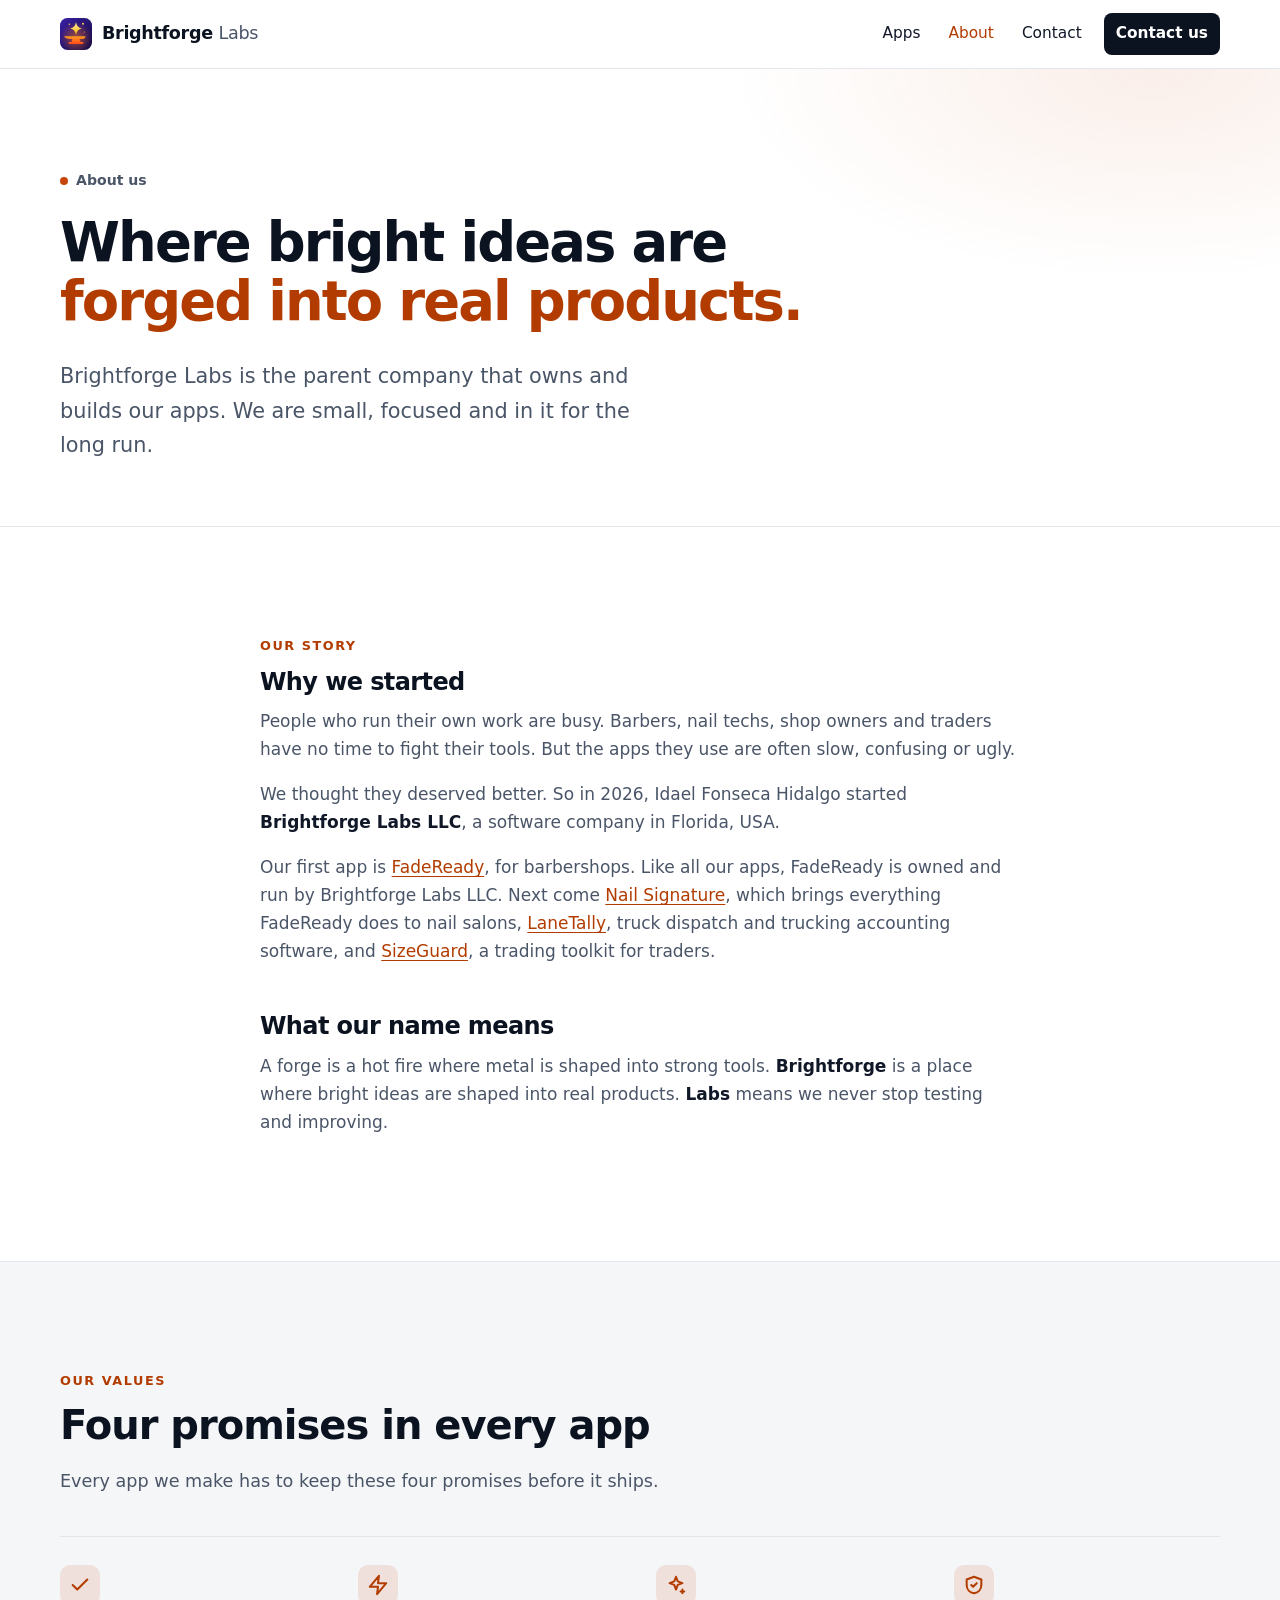
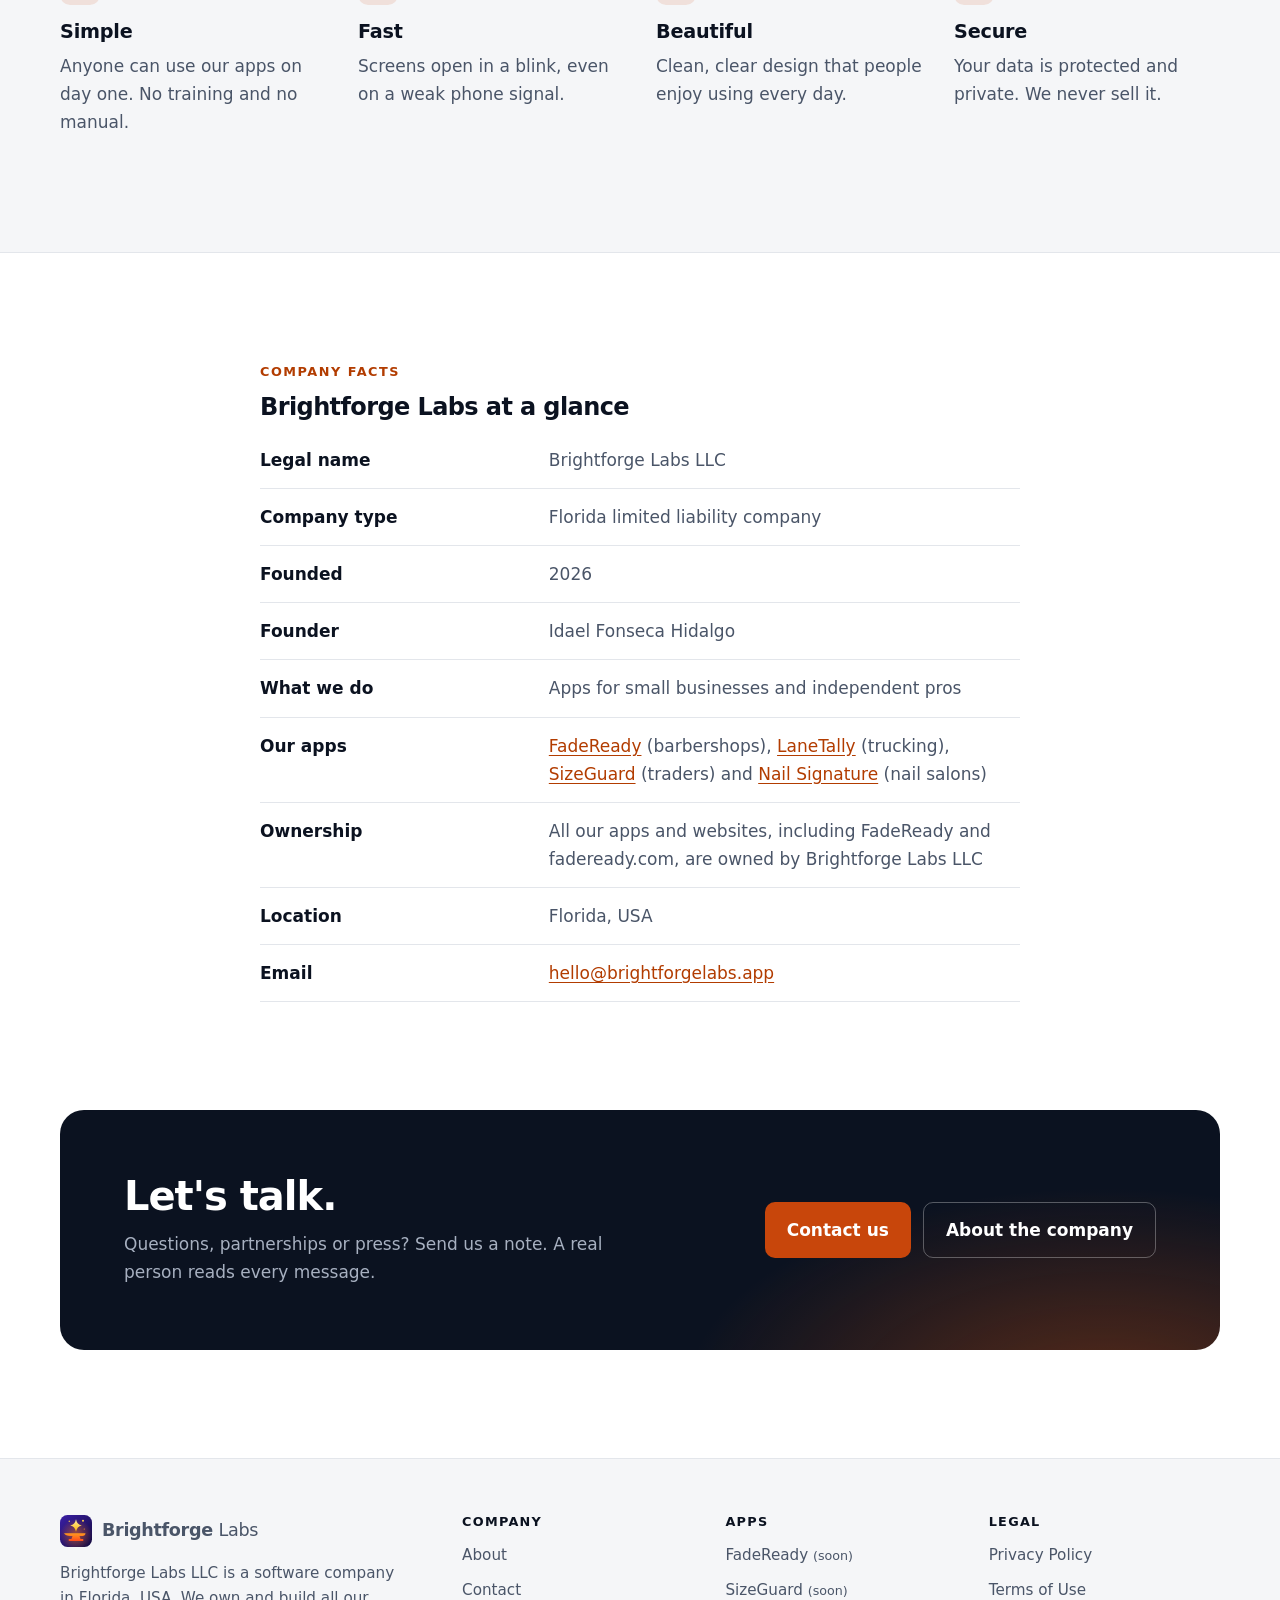
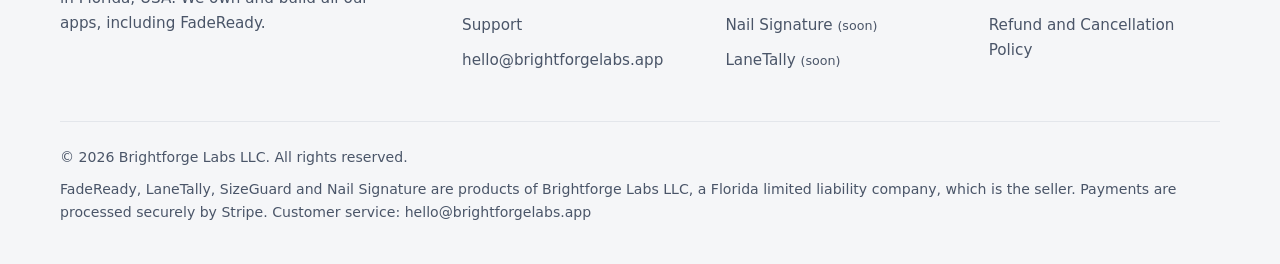
<file: public/about.html>
<!doctype html>
<html lang="en">
<head>
<meta charset="utf-8">
<meta name="viewport" content="width=device-width,initial-scale=1">
<title>About Brightforge Labs: our story, values and company facts</title>
<meta name="description" content="Brightforge Labs LLC is a Florida software company founded in 2026 by Idael Fonseca Hidalgo. It owns and builds simple, fast, beautiful and secure apps, like FadeReady.">
<link rel="canonical" href="https://brightforgelabs.app/about">
<meta name="theme-color" content="#0b1220">
<meta name="color-scheme" content="light dark">
<link rel="icon" href="/favicon.ico" sizes="48x48">
<link rel="icon" href="/favicon.svg" type="image/svg+xml">
<link rel="icon" href="/favicon-96x96.png" type="image/png" sizes="96x96">
<link rel="apple-touch-icon" href="/apple-touch-icon.png">
<link rel="manifest" href="/site.webmanifest">
<meta property="og:type" content="website">
<meta property="og:site_name" content="Brightforge Labs">
<meta property="og:locale" content="en_US">
<meta property="og:title" content="About Brightforge Labs: our story, values and company facts">
<meta property="og:description" content="Brightforge Labs LLC is a Florida software company founded in 2026 by Idael Fonseca Hidalgo. It owns and builds simple, fast, beautiful and secure apps, like FadeReady.">
<meta property="og:url" content="https://brightforgelabs.app/about">
<meta property="og:image" content="https://brightforgelabs.app/og-image.jpg">
<meta property="og:image:width" content="1200">
<meta property="og:image:height" content="630">
<meta property="og:image:alt" content="Brightforge Labs: the company behind FadeReady, LaneTally, SizeGuard and Nail Signature.">
<meta name="twitter:card" content="summary_large_image">
<meta name="twitter:title" content="About Brightforge Labs: our story, values and company facts">
<meta name="twitter:description" content="Brightforge Labs LLC is a Florida software company founded in 2026 by Idael Fonseca Hidalgo. It owns and builds simple, fast, beautiful and secure apps, like FadeReady.">
<meta name="twitter:image" content="https://brightforgelabs.app/og-image.jpg">
<style>:root{--bg:#ffffff;--bg-2:#f5f6f8;--card:#ffffff;--ink:#0b1220;--text:#101828;--muted:#4a5568;--line:#e3e6eb;--accent:#c8460b;--accent-text:#b23c00;--on-accent:#ffffff;--band:#0b1220;--band-text:#e9edf3;--band-muted:#a7b0c0;--live:#067647;--live-bg:#e7f6ee;--soon:#8a4b00;--soon-bg:#fff3e0;--shadow:0 1px 2px rgba(16,24,40,.05),0 4px 16px rgba(16,24,40,.06);--radius:16px;color-scheme:light}@media (prefers-color-scheme:dark){:root:not([data-theme=light]){--bg:#0a0f1c;--bg-2:#0f1626;--card:#111a2c;--ink:#f3f5f9;--text:#e8ecf3;--muted:#a3adbf;--line:#1f2a40;--accent:#ff7a2e;--accent-text:#ff9a5c;--on-accent:#1a0b00;--band:#060a14;--live:#6ce0a6;--live-bg:#0f2f22;--soon:#ffc277;--soon-bg:#33220b;--shadow:0 1px 2px rgba(0,0,0,.4),0 6px 20px rgba(0,0,0,.3);color-scheme:dark}}:root[data-theme=dark]{--bg:#0a0f1c;--bg-2:#0f1626;--card:#111a2c;--ink:#f3f5f9;--text:#e8ecf3;--muted:#a3adbf;--line:#1f2a40;--accent:#ff7a2e;--accent-text:#ff9a5c;--on-accent:#1a0b00;--band:#060a14;--live:#6ce0a6;--live-bg:#0f2f22;--soon:#ffc277;--soon-bg:#33220b;--shadow:0 1px 2px rgba(0,0,0,.4),0 6px 20px rgba(0,0,0,.3);color-scheme:dark}*,*::before,*::after{box-sizing:border-box}html{-webkit-text-size-adjust:100%;scroll-behavior:smooth}body{margin:0;background:var(--bg);color:var(--text);font:400 1.0625rem/1.65 ui-sans-serif,system-ui,-apple-system,"Segoe UI",Roboto,"Helvetica Neue",Arial,sans-serif;-webkit-font-smoothing:antialiased}img,svg{display:block;max-width:100%}a{color:var(--accent-text);text-underline-offset:3px}:focus-visible{outline:3px solid var(--accent);outline-offset:3px;border-radius:6px}h1,h2,h3{color:var(--ink);line-height:1.1;letter-spacing:-.025em;margin:0 0 .5em;font-weight:700;text-wrap:balance}h1{font-size:clamp(2.4rem,5.6vw,4.1rem);letter-spacing:-.035em}h2{font-size:clamp(1.8rem,3.4vw,2.5rem)}h3{font-size:1.2rem;letter-spacing:-.01em}p{margin:0 0 1em}.wrap{width:min(1160px,100% - 40px);margin-inline:auto}.narrow{width:min(760px,100% - 40px);margin-inline:auto}.skip{position:absolute;left:-999px;top:8px;background:var(--card);color:var(--text);padding:8px 14px;border-radius:8px;z-index:9}.skip:focus{left:12px}.site-head{position:sticky;top:env(safe-area-inset-top,0px);z-index:5;background:color-mix(in srgb,var(--bg) 86%,transparent);backdrop-filter:saturate(1.4) blur(12px);-webkit-backdrop-filter:saturate(1.4) blur(12px);border-bottom:1px solid var(--line)}.site-head .wrap{display:flex;align-items:center;justify-content:space-between;gap:16px;min-height:68px}.brand{display:flex;align-items:center;gap:10px;color:var(--ink);text-decoration:none;font-weight:700;font-size:1.1rem;letter-spacing:-.02em;white-space:nowrap}.brand svg{width:32px;height:32px}.brand b{font-weight:500;color:var(--muted)}.nav{display:flex;align-items:center;gap:4px;margin:0;padding:0;list-style:none}.nav a{display:block;padding:8px 12px;border-radius:8px;color:var(--text);text-decoration:none;font-weight:500;font-size:.96rem}.nav a:hover{background:var(--bg-2)}.nav a[aria-current=page]{color:var(--accent-text)}.nav .nav-cta{background:var(--ink);color:var(--bg);margin-left:6px;font-weight:600}.nav .nav-cta:hover{background:var(--ink);opacity:.88}@media (max-width:600px){.brand span{display:none}.nav a{padding:8px 9px}.nav .nav-cta{display:none}}.btns{display:flex;flex-wrap:wrap;gap:12px}.btn{display:inline-flex;align-items:center;gap:8px;padding:13px 22px;border-radius:10px;font-weight:600;text-decoration:none;transition:transform .15s ease,background .15s,border-color .15s}.btn:active{transform:scale(.98)}.btn-primary{background:var(--accent);color:var(--on-accent)}.btn-primary:hover{background:color-mix(in srgb,var(--accent) 88%,#000)}.btn-line{color:var(--ink);border:1px solid var(--line);background:var(--card)}.btn-line:hover{border-color:var(--muted)}.hero{position:relative;overflow:hidden;padding:clamp(56px,9vw,112px) 0 clamp(56px,8vw,96px);border-bottom:1px solid var(--line);background:radial-gradient(700px 360px at 85% 0%,color-mix(in srgb,var(--accent) 10%,transparent),transparent 70%),var(--bg)}.hero .wrap{display:grid;grid-template-columns:1.1fr .9fr;gap:56px;align-items:center}.hero .wrap>*{min-width:0}@media (max-width:900px){.hero .wrap{grid-template-columns:1fr;gap:40px}}.eyebrow{display:inline-flex;align-items:center;gap:8px;font-size:.88rem;font-weight:600;color:var(--muted);margin-bottom:20px}.eyebrow i{width:8px;height:8px;border-radius:50%;background:var(--accent)}.lead{font-size:clamp(1.12rem,2vw,1.3rem);color:var(--muted);max-width:44ch;margin-bottom:32px}.accent{color:var(--accent-text)}.facts{display:flex;flex-wrap:wrap;gap:12px 36px;margin:40px 0 0;padding:24px 0 0;border-top:1px solid var(--line);list-style:none}.facts li{display:flex;flex-direction:column;font-size:.9rem;color:var(--muted)}.facts b{font-size:1.05rem;color:var(--ink);font-weight:600}.org{background:var(--card);border:1px solid var(--line);border-radius:20px;padding:24px;box-shadow:var(--shadow)}.org-cap{font-size:.78rem;font-weight:700;letter-spacing:.1em;text-transform:uppercase;color:var(--muted);margin:0 0 14px}.org-parent{display:flex;align-items:center;gap:14px;padding:16px;border-radius:14px;background:var(--band);color:var(--band-text)}.org-parent svg{width:44px;height:44px;flex:none}.org-parent strong{display:block;font-size:1.05rem;color:#fff}.org-parent span{font-size:.85rem;color:var(--band-muted)}.org-kids{list-style:none;margin:0;padding:14px 0 0 22px;position:relative;display:grid;gap:6px}.org-kids::before{content:"";position:absolute;left:22px;top:0;bottom:30px;width:2px;background:var(--line)}.org-kids li{position:relative;display:flex;align-items:center;gap:12px;padding:10px 0 10px 24px}.org-kids li::before{content:"";position:absolute;left:0;top:50%;width:16px;height:2px;background:var(--line)}.org-kids li>div{min-width:0}.org-kids .tile{width:38px;height:38px;border-radius:10px}.org-kids .tile svg{width:20px;height:20px}.org-kids b{display:block;color:var(--ink);font-size:.98rem;font-weight:600}.org-kids small{color:var(--muted);font-size:.84rem}.org-kids .pill{margin-left:auto}section{padding:clamp(64px,9vw,108px) 0}.alt{background:var(--bg-2);border-block:1px solid var(--line)}.kicker{display:block;font-size:.8rem;font-weight:700;letter-spacing:.12em;text-transform:uppercase;color:var(--accent-text);margin-bottom:12px}.intro{max-width:60ch;color:var(--muted);font-size:1.1rem;margin-bottom:0}.apps{display:grid;gap:20px;grid-template-columns:repeat(auto-fit,minmax(min(100%,440px),1fr));margin-top:40px}.app{display:flex;flex-direction:column;background:var(--card);border:1px solid var(--line);border-radius:var(--radius);padding:28px;box-shadow:var(--shadow);transition:border-color .2s,transform .2s}.app:hover{border-color:color-mix(in srgb,var(--accent) 40%,var(--line));transform:translateY(-2px)}.app-top{display:flex;align-items:center;gap:14px;margin-bottom:18px}.app-top>div{min-width:0}.tile{flex:none;width:56px;height:56px;border-radius:14px;display:grid;place-items:center;color:#fff}.tile svg{width:28px;height:28px}.t-fr{background:linear-gradient(135deg,#111827,#3a1fa6 60%,#ff6a1a)}.t-tr{background:linear-gradient(135deg,#0b0906,#3a2a10 55%,#e8b84a)}.t-sl{background:linear-gradient(135deg,#2b1630,#5a2f5f 55%,#c9a25a)}.app h3{margin:0 0 2px;font-size:1.35rem}.app .for{font-size:.9rem;color:var(--muted)}.pill{display:inline-flex;align-items:center;gap:6px;font-size:.76rem;font-weight:700;padding:4px 10px;border-radius:999px;white-space:nowrap}.pill::before{content:"";width:6px;height:6px;border-radius:50%;background:currentColor}.p-live{color:var(--live);background:var(--live-bg)}.p-soon{color:var(--soon);background:var(--soon-bg)}.app .pill{margin-left:auto;align-self:flex-start}.app p{color:var(--muted)}.feat{list-style:none;margin:4px 0 24px;padding:0;display:grid;gap:8px}.feat li{position:relative;padding-left:26px;font-size:.96rem}.feat li::before{content:"";position:absolute;left:2px;top:.45em;width:12px;height:7px;border-left:2px solid var(--accent);border-bottom:2px solid var(--accent);transform:rotate(-45deg)}.app .more{margin-top:auto;padding-top:18px;border-top:1px solid var(--line);font-weight:600;text-decoration:none;display:flex;justify-content:space-between;align-items:center}.app .more span{transition:transform .15s}.app .more:hover span{transform:translateX(4px)}.values{display:grid;grid-template-columns:repeat(auto-fit,minmax(min(100%,240px),1fr));gap:0 32px;margin-top:40px;border-top:1px solid var(--line)}.value{padding:28px 0 8px}.value .ico{width:40px;height:40px;border-radius:10px;display:grid;place-items:center;background:color-mix(in srgb,var(--accent) 12%,transparent);color:var(--accent-text);margin-bottom:16px}.value .ico svg{width:22px;height:22px}.value p{color:var(--muted);margin:0}.faq{margin-top:32px;border-top:1px solid var(--line)}.faq details{border-bottom:1px solid var(--line)}.faq summary{cursor:pointer;list-style:none;padding:22px 0;font-weight:600;font-size:1.08rem;color:var(--ink);display:flex;justify-content:space-between;gap:16px}.faq summary::-webkit-details-marker{display:none}.faq summary::after{content:"+";font-size:1.4rem;line-height:1;color:var(--accent-text);transition:transform .2s}.faq details[open] summary::after{transform:rotate(45deg)}.faq details p{color:var(--muted);padding-bottom:22px;margin:0;max-width:65ch}.band{background:radial-gradient(600px 300px at 90% 120%,rgba(232,89,12,.35),transparent 70%),var(--band);color:var(--band-text);border-radius:24px;padding:clamp(32px,6vw,64px);display:flex;flex-wrap:wrap;gap:24px 48px;align-items:center;justify-content:space-between}.band>div{min-width:0}.band h2{color:#fff;margin:0 0 .3em}.band p{color:var(--band-muted);margin:0;max-width:46ch}.band .btn-line{background:transparent;color:#fff;border-color:rgba(255,255,255,.3)}.page-hero{padding:clamp(56px,8vw,96px) 0 clamp(40px,6vw,64px);border-bottom:1px solid var(--line);background:radial-gradient(600px 300px at 90% 0%,color-mix(in srgb,var(--accent) 9%,transparent),transparent 70%),var(--bg)}.page-hero h1{font-size:clamp(2.2rem,5vw,3.4rem);max-width:20ch}.page-hero .lead{margin-bottom:0}.prose h2{font-size:1.5rem;margin-top:2em}.prose h3{margin-top:1.6em}.prose p,.prose li{color:var(--muted)}.prose strong{color:var(--text)}.prose ul{padding-left:1.2em}.prose li{margin-bottom:.4em}.facts-table{width:100%;border-collapse:collapse;margin-top:8px}.facts-table th,.facts-table td{text-align:left;padding:14px 0;border-bottom:1px solid var(--line);vertical-align:top}.facts-table th{width:38%;font-weight:600;color:var(--ink);padding-right:16px}.facts-table td{color:var(--muted)}.mail{display:inline-flex;align-items:center;gap:12px;font-size:clamp(1.2rem,4vw,1.7rem);font-weight:700;letter-spacing:-.02em;text-decoration:none;color:var(--ink);padding:18px 24px;border-radius:14px;border:1px solid var(--line);background:var(--card);box-shadow:var(--shadow);word-break:break-all}.mail:hover{border-color:var(--accent)}.mail svg{flex:none;width:26px;height:26px;color:var(--accent-text)}.site-foot{border-top:1px solid var(--line);padding:56px 0 40px;color:var(--muted);font-size:.95rem;background:var(--bg-2)}.foot-grid{display:grid;grid-template-columns:1.6fr repeat(3,1fr);gap:32px}@media (max-width:760px){.foot-grid{grid-template-columns:1fr 1fr}.foot-brand{grid-column:1/-1}}.foot-brand p{max-width:36ch;margin:14px 0 0}.site-foot h2{font-size:.8rem;font-weight:700;letter-spacing:.1em;text-transform:uppercase;color:var(--ink);margin:0 0 14px}.site-foot ul{list-style:none;margin:0;padding:0;display:grid;gap:10px}.site-foot a{color:var(--muted);text-decoration:none}.site-foot a:hover{color:var(--accent-text)}.foot-base{display:flex;flex-wrap:wrap;justify-content:space-between;gap:8px 24px;margin-top:48px;padding-top:24px;border-top:1px solid var(--line);font-size:.88rem}.foot-base p{margin:0}@keyframes up{from{transform:translateY(12px)}}.hero .wrap>*{animation:up .6s cubic-bezier(.2,.8,.2,1) both}.hero .wrap>:nth-child(2){animation-delay:.08s}@media (prefers-reduced-motion:reduce){*,*::before,*::after{animation:none!important;transition:none!important;scroll-behavior:auto!important}}@media (max-width:540px){.values{grid-template-columns:1fr 1fr;gap:0 20px}.value h3{font-size:1.05rem}.value p{font-size:.95rem}.org{padding:18px}.org-kids small{display:none}}.hero-live{--h-text:#eef2f8;--h-muted:#b4bfd2;background:radial-gradient(900px 480px at 80% 110%,rgba(232,89,12,.38),transparent 65%),radial-gradient(700px 420px at 10% -10%,rgba(58,31,166,.55),transparent 65%),#0b1220;color:var(--h-text);border-bottom:0;padding:clamp(56px,8vw,104px) 0 clamp(64px,8vw,104px);isolation:isolate}.hero-live::after{content:"";position:absolute;inset:0;z-index:-1;background-image:linear-gradient(rgba(255,255,255,.045) 1px,transparent 1px),linear-gradient(90deg,rgba(255,255,255,.045) 1px,transparent 1px);background-size:56px 56px;mask-image:radial-gradient(ellipse at 50% 40%,#000 30%,transparent 75%);-webkit-mask-image:radial-gradient(ellipse at 50% 40%,#000 30%,transparent 75%)}.embers{position:absolute;inset:0;width:100%;height:100%;z-index:-1;pointer-events:none}.hero-live .eyebrow{color:var(--h-muted);padding:6px 12px;border:1px solid rgba(255,255,255,.14);border-radius:999px;background:rgba(255,255,255,.04)}.hero-live .eyebrow i{background:#3ddc84;box-shadow:0 0 0 0 rgba(61,220,132,.6);animation:ping 2s ease-out infinite}.hero-live h1{color:#fff;font-size:clamp(2.6rem,6.4vw,4.6rem);margin-bottom:.3em}.hero-live h1 .sub{display:block;font-size:.62em;font-weight:600;color:var(--h-muted);letter-spacing:-.02em;margin-top:.25em}.rot{display:inline-grid;vertical-align:bottom;height:1.15em;overflow:hidden}.rot>span::before{content:attr(data-w)}.rot>span{grid-area:1/1;background:linear-gradient(100deg,#ffd166,#ff8a3d 45%,#ff5c8a);-webkit-background-clip:text;background-clip:text;color:transparent;animation:rot 16s cubic-bezier(.7,0,.3,1) infinite;opacity:0}.rot>span:nth-child(2){animation-delay:4s}.rot>span:nth-child(3){animation-delay:8s}.rot>span:nth-child(4){animation-delay:12s}.hero-live .lead{color:var(--h-muted)}.hero-live .lead b{color:#fff;font-weight:600}.hero-live .btn-line{background:rgba(255,255,255,.04);color:#fff;border-color:rgba(255,255,255,.22)}.hero-live .btn-line:hover{border-color:rgba(255,255,255,.5)}.hero-live .btn-primary{background:#e8590c;color:#fff;box-shadow:0 10px 30px rgba(232,89,12,.35)}.hero-live .btn-primary:hover{background:#ff6a1a}.hero-live .facts{border-color:rgba(255,255,255,.12)}.hero-live .facts li{color:var(--h-muted)}.hero-live .facts b{color:#fff}.sr{position:absolute;width:1px;height:1px;overflow:hidden;clip:rect(0 0 0 0);white-space:nowrap}.stage{position:relative;display:grid;place-items:center;min-height:540px}.stage::before{content:"";position:absolute;width:420px;height:420px;max-width:100%;border-radius:50%;background:radial-gradient(circle,rgba(232,89,12,.35),transparent 65%);filter:blur(10px)}.phone{position:relative;width:268px;height:540px;border-radius:44px;padding:12px;background:linear-gradient(160deg,#2a3346,#0e1422);box-shadow:0 0 0 1px rgba(255,255,255,.12),0 40px 80px rgba(0,0,0,.55),inset 0 0 0 2px rgba(255,255,255,.06);animation:bob 7s ease-in-out infinite}.phone::before{content:"";position:absolute;top:22px;left:50%;width:88px;height:24px;margin-left:-44px;border-radius:14px;background:#05080f;z-index:3}.screen{position:relative;height:100%;border-radius:34px;overflow:hidden;background:#f6f7fb;color:#101828;font-size:13px;line-height:1.35}.scr{position:absolute;inset:0;padding:52px 16px 16px;display:flex;flex-direction:column;gap:10px;opacity:0;transform:translateX(24px);animation:scr 16s ease-in-out infinite}.scr:nth-child(2){animation-delay:4s}.scr:nth-child(3){animation-delay:8s}.scr:nth-child(4){animation-delay:12s}.scr-head{display:flex;align-items:center;gap:8px;font-weight:700;font-size:15px}.scr-head .dot{width:28px;height:28px;border-radius:8px;display:grid;place-items:center;color:#fff}.scr-head .dot svg{width:16px;height:16px}.scr-head small{display:block;font-weight:500;color:#5b6475;font-size:11px}.scr-card{background:#fff;border-radius:14px;padding:12px;box-shadow:0 1px 2px rgba(16,24,40,.06),0 2px 8px rgba(16,24,40,.06)}.scr-card h4{margin:0 0 8px;font-size:11px;letter-spacing:.06em;text-transform:uppercase;color:#5b6475}.row{display:flex;align-items:center;gap:8px;padding:6px 0;border-top:1px solid #eef0f4}.row:first-of-type{border-top:0}.row .av{width:24px;height:24px;border-radius:50%;flex:none;display:grid;place-items:center;font-size:10px;font-weight:700;color:#fff}.row .grow{flex:1;min-width:0}.row small{color:#5b6475;font-size:11px}.tag-now{font-size:10px;font-weight:700;color:#067647;background:#e7f6ee;padding:2px 7px;border-radius:999px}.big{font-size:26px;font-weight:800;letter-spacing:-.02em}.mkts{display:flex;gap:6px}.mkts span{flex:1;text-align:center;font-size:11px;font-weight:600;padding:6px 0;border-radius:8px;background:#eef0f4;color:#344054}.mkts span.on{background:#0f766e;color:#fff}.bar{height:6px;border-radius:6px;background:#eef0f4;overflow:hidden}.bar i{display:block;height:100%;width:62%;border-radius:6px;background:linear-gradient(90deg,#0f766e,#22c55e);animation:grow 4s ease-in-out infinite alternate}.kv{display:flex;justify-content:space-between;font-size:12px;padding:4px 0}.kv b{font-variant-numeric:tabular-nums}.pos{color:#067647}.neg{color:#b42318}.slot{display:flex;gap:8px;align-items:center;padding:7px 0;border-top:1px solid #eef0f4}.slot:first-of-type{border-top:0}.slot time{font-size:11px;font-weight:700;color:#9d174d;width:42px;font-variant-numeric:tabular-nums}.pulse{animation:glow 2.4s ease-in-out infinite}@media (max-width:900px){.stage{min-height:0;padding-top:8px}.phone{width:240px;height:480px}}@keyframes ping{0%{box-shadow:0 0 0 0 rgba(61,220,132,.6)}100%{box-shadow:0 0 0 10px rgba(61,220,132,0)}}@keyframes rot{0%{opacity:0;transform:translateY(60%)}4%,22%{opacity:1;transform:none}26%,100%{opacity:0;transform:translateY(-60%)}}@keyframes scr{0%{opacity:0;transform:translateX(24px)}4%,22%{opacity:1;transform:none}26%,100%{opacity:0;transform:translateX(-24px)}}@keyframes bob{50%{transform:translateY(-10px) rotate(-1deg)}}@keyframes grow{from{width:38%}to{width:78%}}@keyframes glow{50%{background:#fff4ec}}@media (prefers-reduced-motion:reduce){.rot>span:first-child,.scr:first-child{opacity:1;transform:none}}.split{display:grid;grid-template-columns:1fr 1fr;gap:56px;align-items:center}.split>*{min-width:0}@media (max-width:900px){.split{grid-template-columns:1fr;gap:32px}}.forge{position:relative;width:min(100%,480px);aspect-ratio:1;margin-inline:auto}.halo{position:absolute;inset:14%;border-radius:50%;background:radial-gradient(circle,rgba(255,122,26,.42),rgba(124,58,237,.18) 55%,transparent 70%);animation:breathe 4.8s ease-in-out infinite}.emblem{position:relative;width:100%;height:100%;overflow:visible}.ring{transform-origin:200px 200px;animation:turn 80s linear infinite}.links path{animation:flow 1.6s linear infinite}.heat{transform-box:fill-box;transform-origin:center;animation:breathe 2.4s ease-in-out infinite}.star{transform-box:fill-box;transform-origin:50% 100%;animation:strike 2.4s cubic-bezier(.5,0,.2,1) infinite}.flash{transform-box:fill-box;transform-origin:center;opacity:0;animation:flash 2.4s ease-out infinite}.tw{animation:twinkle 2.4s ease-in-out infinite}.t2{animation-delay:.8s}.t3{animation-delay:1.6s}.emitter{position:absolute;left:50%;top:51%;width:1px;height:1px}.orb{position:absolute;display:flex;align-items:center;gap:10px;padding:10px 14px 10px 10px;border-radius:14px;background:rgba(14,20,34,.88);border:1px solid rgba(255,255,255,.14);box-shadow:0 12px 30px rgba(0,0,0,.35);color:#fff;animation:bob 6s ease-in-out infinite;white-space:nowrap}.orb .tile{width:36px;height:36px;border-radius:10px}.orb .tile svg{width:19px;height:19px}.orb b{display:block;font-size:.92rem;font-weight:600;margin-bottom:3px}.orb .pill{font-size:.68rem;padding:2px 8px}.orb .p-live{color:#6ce0a6;background:rgba(108,224,166,.12)}.orb .p-soon{color:#ffc277;background:rgba(255,194,119,.12)}.o1{left:0;top:8%}.o2{right:-4%;top:42%;animation-delay:-2s}.o3{left:4%;bottom:6%;animation-delay:-4s}.o4{right:-2%;top:4%;animation-delay:-3s}@media (max-width:900px){.forge{width:min(100%,400px)}.o2{right:0}}@media (max-width:420px){.orb{padding:7px 10px 7px 7px;gap:8px}.orb .tile{width:28px;height:28px}.orb .tile svg{width:15px;height:15px}.orb b{font-size:.8rem}}.apps-head{align-items:center}.apps-head .stage{min-height:0}@keyframes breathe{50%{opacity:.7;transform:scale(1.06)}}@keyframes turn{to{transform:rotate(360deg)}}@keyframes flow{to{stroke-dashoffset:-28}}@keyframes strike{0%,70%,100%{transform:translateY(0) scale(1)}80%{transform:translateY(-6%) scale(1.08)}86%{transform:translateY(3%) scale(.94)}}@keyframes flash{0%,84%{opacity:0;transform:scale(.4)}86%{opacity:1;transform:scale(.6)}100%{opacity:0;transform:scale(2.6)}}@keyframes twinkle{50%{opacity:.25}}@media (prefers-reduced-motion:reduce){.flash{display:none}}.logo{object-fit:cover;background:#fff;box-shadow:0 0 0 1px rgba(15,23,42,.08)}.hero-logo{display:block;width:72px;height:72px;border-radius:18px;margin-bottom:18px}a.orb{color:inherit;text-decoration:none;cursor:pointer;transition:border-color .2s,background .2s,box-shadow .2s}a.orb:hover,a.orb:focus-visible{border-color:rgba(255,170,80,.6);background:rgba(24,30,48,.95);box-shadow:0 14px 34px rgba(0,0,0,.35),0 0 0 3px rgba(255,138,61,.25)}a.orb:focus-visible{outline:2px solid #ffb03a;outline-offset:3px}@media (prefers-reduced-motion:no-preference){html{scroll-behavior:smooth}.app:target,.app.spot{animation:spot 1.8s ease-out}}.app{scroll-margin-top:96px}@keyframes spot{0%,35%{box-shadow:0 0 0 3px var(--accent),0 18px 40px color-mix(in srgb,var(--accent) 22%,transparent)}100%{box-shadow:0 0 0 0 transparent}}a.orb{touch-action:manipulation}a.orb::before{content:"";position:absolute;inset:-14px -8px}a.orb:hover,a.orb:focus,a.orb:active{animation-play-state:paused}.orb{padding:6px 10px 6px 6px;gap:8px;border-radius:12px}.orb b{font-size:.8rem;margin-bottom:2px}.orb .pill{font-size:.6rem;padding:1px 6px;gap:4px}.orb .pill::before{width:5px;height:5px}@media (max-width:420px){.orb{padding:5px 8px 5px 5px;gap:6px}.orb b{font-size:.72rem}.orb .pill{font-size:.56rem;padding:0 5px}}@media (max-width:900px) and (min-width:561px){.o1{left:-20%}.o2{right:-24%;top:46%}.o3{left:-16%}.o4{right:-20%}}@media (max-width:560px){.o2{right:-3%;top:60%}.o4{right:-3%}.o1{left:-2%}}.app h4{margin:18px 0 6px;font-size:1rem}.app ul.steps{margin:0;padding-left:1.2em;color:var(--muted)}.app .steps li{margin-bottom:.5em}.app a{overflow-wrap:anywhere}</style>
<script type="application/ld+json">{"@context":"https://schema.org","@graph":[{"@type":"Organization","@id":"https://brightforgelabs.app/#organization","name":"Brightforge Labs","legalName":"Brightforge Labs LLC","alternateName":["Brightforge Labs LLC","Brightforge"],"url":"https://brightforgelabs.app/","logo":{"@type":"ImageObject","@id":"https://brightforgelabs.app/#logo","url":"https://brightforgelabs.app/icons/logo-square-512.png","width":512,"height":512,"caption":"Brightforge Labs"},"image":{"@id":"https://brightforgelabs.app/#logo"},"description":"Brightforge Labs LLC is the Florida software company behind FadeReady for barbershops, LaneTally for trucking, SizeGuard for traders and Nail Signature for nail salons: simple, fast, beautiful apps for small businesses and independent pros.","slogan":"Bright ideas, forged into real apps.","email":"hello@brightforgelabs.app","foundingDate":"2026-10-24","founder":{"@type":"Person","name":"Idael Fonseca Hidalgo"},"address":{"@type":"PostalAddress","addressRegion":"FL","addressCountry":"US"},"contactPoint":{"@type":"ContactPoint","contactType":"customer support","email":"hello@brightforgelabs.app","url":"https://brightforgelabs.app/support","availableLanguage":["English","Spanish"]},"knowsAbout":["Trucking dispatch software","Carrier management software","Mobile apps","Software for small businesses","Barbershop booking software","Salon software","Trading tools","Position size and stop size calculators","Trading journals","Prop firm expense and payout tracking"],"brand":[{"@type":"Brand","name":"FadeReady","url":"https://fadeready.com/"},{"@type":"Brand","name":"SizeGuard","url":"https://sizeguard.com/"},{"@type":"Brand","name":"Nail Signature","url":"https://nailsignature.com/"},{"@type":"Brand","name":"LaneTally","url":"https://lanetally.com/"}],"sameAs":[]},{"@type":"WebSite","@id":"https://brightforgelabs.app/#website","url":"https://brightforgelabs.app/","name":"Brightforge Labs","publisher":{"@id":"https://brightforgelabs.app/#organization"},"inLanguage":"en-US"},{"@type":"AboutPage","@id":"https://brightforgelabs.app/about#webpage","url":"https://brightforgelabs.app/about","name":"About Brightforge Labs: our story, values and company facts","description":"Brightforge Labs LLC is a Florida software company founded in 2026 by Idael Fonseca Hidalgo. It owns and builds simple, fast, beautiful and secure apps, like FadeReady.","isPartOf":{"@id":"https://brightforgelabs.app/#website"},"about":{"@id":"https://brightforgelabs.app/#organization"},"inLanguage":"en-US","dateModified":"2026-11-03"}]}</script>
</head>
<body>
<a class="skip" href="#main">Skip to content</a>
<header class="site-head">
<div class="wrap">
<a class="brand" href="/" aria-label="Brightforge Labs home"><svg xmlns="http://www.w3.org/2000/svg" viewBox="0 0 64 64" aria-hidden="true" focusable="false"><defs><linearGradient id="hd-bg" x1="0" y1="0" x2="1" y2="1"><stop offset="0" stop-color="#3A1FA6"/><stop offset="1" stop-color="#140A3D"/></linearGradient><radialGradient id="hd-glow" cx="0.5" cy="0.62" r="0.5"><stop offset="0" stop-color="#FF7A1A" stop-opacity="0.55"/><stop offset="1" stop-color="#FF7A1A" stop-opacity="0"/></radialGradient><linearGradient id="hd-anvil" x1="0" y1="0" x2="0" y2="1"><stop offset="0" stop-color="#FF9A1F"/><stop offset="1" stop-color="#FF4A1C"/></linearGradient><linearGradient id="hd-spark" x1="0" y1="0" x2="0" y2="1"><stop offset="0" stop-color="#FFF1A8"/><stop offset="1" stop-color="#FFB400"/></linearGradient></defs><rect width="64" height="64" rx="15" fill="url(#hd-bg)"/><rect width="64" height="64" rx="15" fill="url(#hd-glow)"/><path fill="url(#hd-anvil)" d="M8 36.5h43c0 3.2-2.6 5.5-6 5.5h-6l2 6h5.5v4h-29v-4H23l2-6h-5C14.5 42 10.5 40 8 36.5z"/><path fill="url(#hd-spark)" d="M32 8.5q1.9 10.4 11.5 12.5Q33.9 23.1 32 33.5 30.1 23.1 20.5 21 30.1 18.9 32 8.5z"/><circle cx="46" cy="11.5" r="2" fill="#FFD24A"/><circle cx="18.5" cy="12.5" r="1.4" fill="#FFD24A"/><circle cx="48.5" cy="28" r="1.2" fill="#FF9A1F"/></svg><span>Brightforge <b>Labs</b></span></a>
<nav aria-label="Main"><ul class="nav"><li><a href="/#apps">Apps</a></li><li><a href="/about" aria-current=page>About</a></li><li><a href="/contact">Contact</a></li><li><a class="nav-cta" href="/contact">Contact us</a></li></ul></nav>
</div>
</header>
<main id="main">
<section class="page-hero">
<div class="wrap">
<p class="eyebrow"><i></i>About us</p>
<h1>Where bright ideas are <span class="accent">forged into real products.</span></h1>
<p class="lead">Brightforge Labs is the parent company that owns and builds our apps. We are small, focused and in it for the long run.</p>
</div>
</section>
<section>
<div class="narrow prose">
<span class="kicker">Our story</span>
<h2 style="margin-top:0">Why we started</h2>
<p>People who run their own work are busy. Barbers, nail techs, shop owners and traders have no time to fight their tools. But the apps they use are often slow, confusing or ugly.</p>
<p>We thought they deserved better. So in 2026, Idael Fonseca Hidalgo started <strong>Brightforge Labs LLC</strong>, a software company in Florida, USA.</p>
<p>Our first app is <a href="https://fadeready.com/">FadeReady</a>, for barbershops. Like all our apps, FadeReady is owned and run by Brightforge Labs LLC. Next come <a href="https://nailsignature.com/">Nail Signature</a>, which brings everything FadeReady does to nail salons, <a href="https://lanetally.com/">LaneTally</a>, truck dispatch and trucking accounting software, and <a href="https://sizeguard.com/">SizeGuard</a>, a trading toolkit for traders.</p>
<h2>What our name means</h2>
<p>A forge is a hot fire where metal is shaped into strong tools. <strong>Brightforge</strong> is a place where bright ideas are shaped into real products. <strong>Labs</strong> means we never stop testing and improving.</p>
</div>
</section>
<section class="alt">
<div class="wrap">
<span class="kicker">Our values</span>
<h2>Four promises in every app</h2>
<p class="intro">Every app we make has to keep these four promises before it ships.</p>
<div class="values"><div class="value"><div class="ico"><svg viewBox="0 0 24 24" fill="none" stroke="currentColor" stroke-width="2.2" stroke-linecap="round" stroke-linejoin="round" aria-hidden="true"><path d="M20 6 9 17l-5-5"/></svg></div><h3>Simple</h3><p>Anyone can use our apps on day one. No training and no manual.</p></div><div class="value"><div class="ico"><svg viewBox="0 0 24 24" fill="none" stroke="currentColor" stroke-width="2.2" stroke-linecap="round" stroke-linejoin="round" aria-hidden="true"><path d="M13 2 3 14h9l-1 8 10-12h-9z"/></svg></div><h3>Fast</h3><p>Screens open in a blink, even on a weak phone signal.</p></div><div class="value"><div class="ico"><svg viewBox="0 0 24 24" fill="none" stroke="currentColor" stroke-width="2.2" stroke-linecap="round" stroke-linejoin="round" aria-hidden="true"><path d="M12 3l1.9 5.1L19 10l-5.1 1.9L12 17l-1.9-5.1L5 10l5.1-1.9z"/><path d="M19 17v4M17 19h4"/></svg></div><h3>Beautiful</h3><p>Clean, clear design that people enjoy using every day.</p></div><div class="value"><div class="ico"><svg viewBox="0 0 24 24" fill="none" stroke="currentColor" stroke-width="2.2" stroke-linecap="round" stroke-linejoin="round" aria-hidden="true"><path d="M12 3 4 6v6c0 5 3.4 8.4 8 9 4.6-.6 8-4 8-9V6z"/><path d="m9 12 2 2 4-4"/></svg></div><h3>Secure</h3><p>Your data is protected and private. We never sell it.</p></div></div>
</div>
</section>
<section>
<div class="narrow prose">
<span class="kicker">Company facts</span>
<h2 style="margin-top:0">Brightforge Labs at a glance</h2>
<table class="facts-table"><tr><th scope=row>Legal name</th><td>Brightforge Labs LLC</td></tr><tr><th scope=row>Company type</th><td>Florida limited liability company</td></tr><tr><th scope=row>Founded</th><td>2026</td></tr><tr><th scope=row>Founder</th><td>Idael Fonseca Hidalgo</td></tr><tr><th scope=row>What we do</th><td>Apps for small businesses and independent pros</td></tr><tr><th scope=row>Our apps</th><td><a href="https://fadeready.com/">FadeReady</a> (barbershops), <a href="https://lanetally.com/">LaneTally</a> (trucking), <a href="https://sizeguard.com/">SizeGuard</a> (traders) and <a href="https://nailsignature.com/">Nail Signature</a> (nail salons)</td></tr><tr><th scope=row>Ownership</th><td>All our apps and websites, including FadeReady and fadeready.com, are owned by Brightforge Labs LLC</td></tr><tr><th scope=row>Location</th><td>Florida, USA</td></tr><tr><th scope=row>Email</th><td><!--email_off--><a href="mailto:hello@brightforgelabs.app">hello@brightforgelabs.app</a><!--/email_off--></td></tr></table>
</div>
</section>
<section style="padding-top:0">
<div class="wrap">
<div class="band">
<div><h2>Let's talk.</h2><p>Questions, partnerships or press? Send us a note. A real person reads every message.</p></div>
<div class="btns"><a class="btn btn-primary" href="/contact">Contact us</a><a class="btn btn-line" href="/about">About the company</a></div>
</div>
</div>
</section>
</main>
<footer class="site-foot">
<div class="wrap">
<div class="foot-grid">
<div class="foot-brand">
<a class="brand" href="/" aria-label="Brightforge Labs home"><svg xmlns="http://www.w3.org/2000/svg" viewBox="0 0 64 64" aria-hidden="true" focusable="false"><defs><linearGradient id="ft-bg" x1="0" y1="0" x2="1" y2="1"><stop offset="0" stop-color="#3A1FA6"/><stop offset="1" stop-color="#140A3D"/></linearGradient><radialGradient id="ft-glow" cx="0.5" cy="0.62" r="0.5"><stop offset="0" stop-color="#FF7A1A" stop-opacity="0.55"/><stop offset="1" stop-color="#FF7A1A" stop-opacity="0"/></radialGradient><linearGradient id="ft-anvil" x1="0" y1="0" x2="0" y2="1"><stop offset="0" stop-color="#FF9A1F"/><stop offset="1" stop-color="#FF4A1C"/></linearGradient><linearGradient id="ft-spark" x1="0" y1="0" x2="0" y2="1"><stop offset="0" stop-color="#FFF1A8"/><stop offset="1" stop-color="#FFB400"/></linearGradient></defs><rect width="64" height="64" rx="15" fill="url(#ft-bg)"/><rect width="64" height="64" rx="15" fill="url(#ft-glow)"/><path fill="url(#ft-anvil)" d="M8 36.5h43c0 3.2-2.6 5.5-6 5.5h-6l2 6h5.5v4h-29v-4H23l2-6h-5C14.5 42 10.5 40 8 36.5z"/><path fill="url(#ft-spark)" d="M32 8.5q1.9 10.4 11.5 12.5Q33.9 23.1 32 33.5 30.1 23.1 20.5 21 30.1 18.9 32 8.5z"/><circle cx="46" cy="11.5" r="2" fill="#FFD24A"/><circle cx="18.5" cy="12.5" r="1.4" fill="#FFD24A"/><circle cx="48.5" cy="28" r="1.2" fill="#FF9A1F"/></svg><span>Brightforge <b>Labs</b></span></a>
<p>Brightforge Labs LLC is a software company in Florida, USA. We own and build all our apps, including FadeReady.</p>
</div>
<div><h2>Company</h2><ul><li><a href="/about">About</a></li><li><a href="/contact">Contact</a></li><li><a href="/support">Support</a></li><li><!--email_off--><a href="mailto:hello@brightforgelabs.app">hello@brightforgelabs.app</a><!--/email_off--></li></ul></div>
<div><h2>Apps</h2><ul><li><a href="/fadeready">FadeReady</a> <small>(soon)</small></li><li><a href="/sizeguard">SizeGuard</a> <small>(soon)</small></li><li><a href="/nail-signature">Nail Signature</a> <small>(soon)</small></li><li><a href="/lanetally">LaneTally</a> <small>(soon)</small></li></ul></div>
<div><h2>Legal</h2><ul><li><a href="/privacy">Privacy Policy</a></li><li><a href="/terms">Terms of Use</a></li><li><a href="/refund-policy">Refund and Cancellation Policy</a></li></ul></div>
</div>
<div class="foot-base">
<p>© 2026 Brightforge Labs LLC. All rights reserved.</p>
<p>FadeReady, LaneTally, SizeGuard and Nail Signature are products of Brightforge Labs LLC, a Florida limited liability company, which is the seller. Payments are processed securely by Stripe. Customer service: <!--email_off--><a href="mailto:hello@brightforgelabs.app">hello@brightforgelabs.app</a><!--/email_off--></p>
</div>
</div>
</footer>
</body>
</html>
</file>
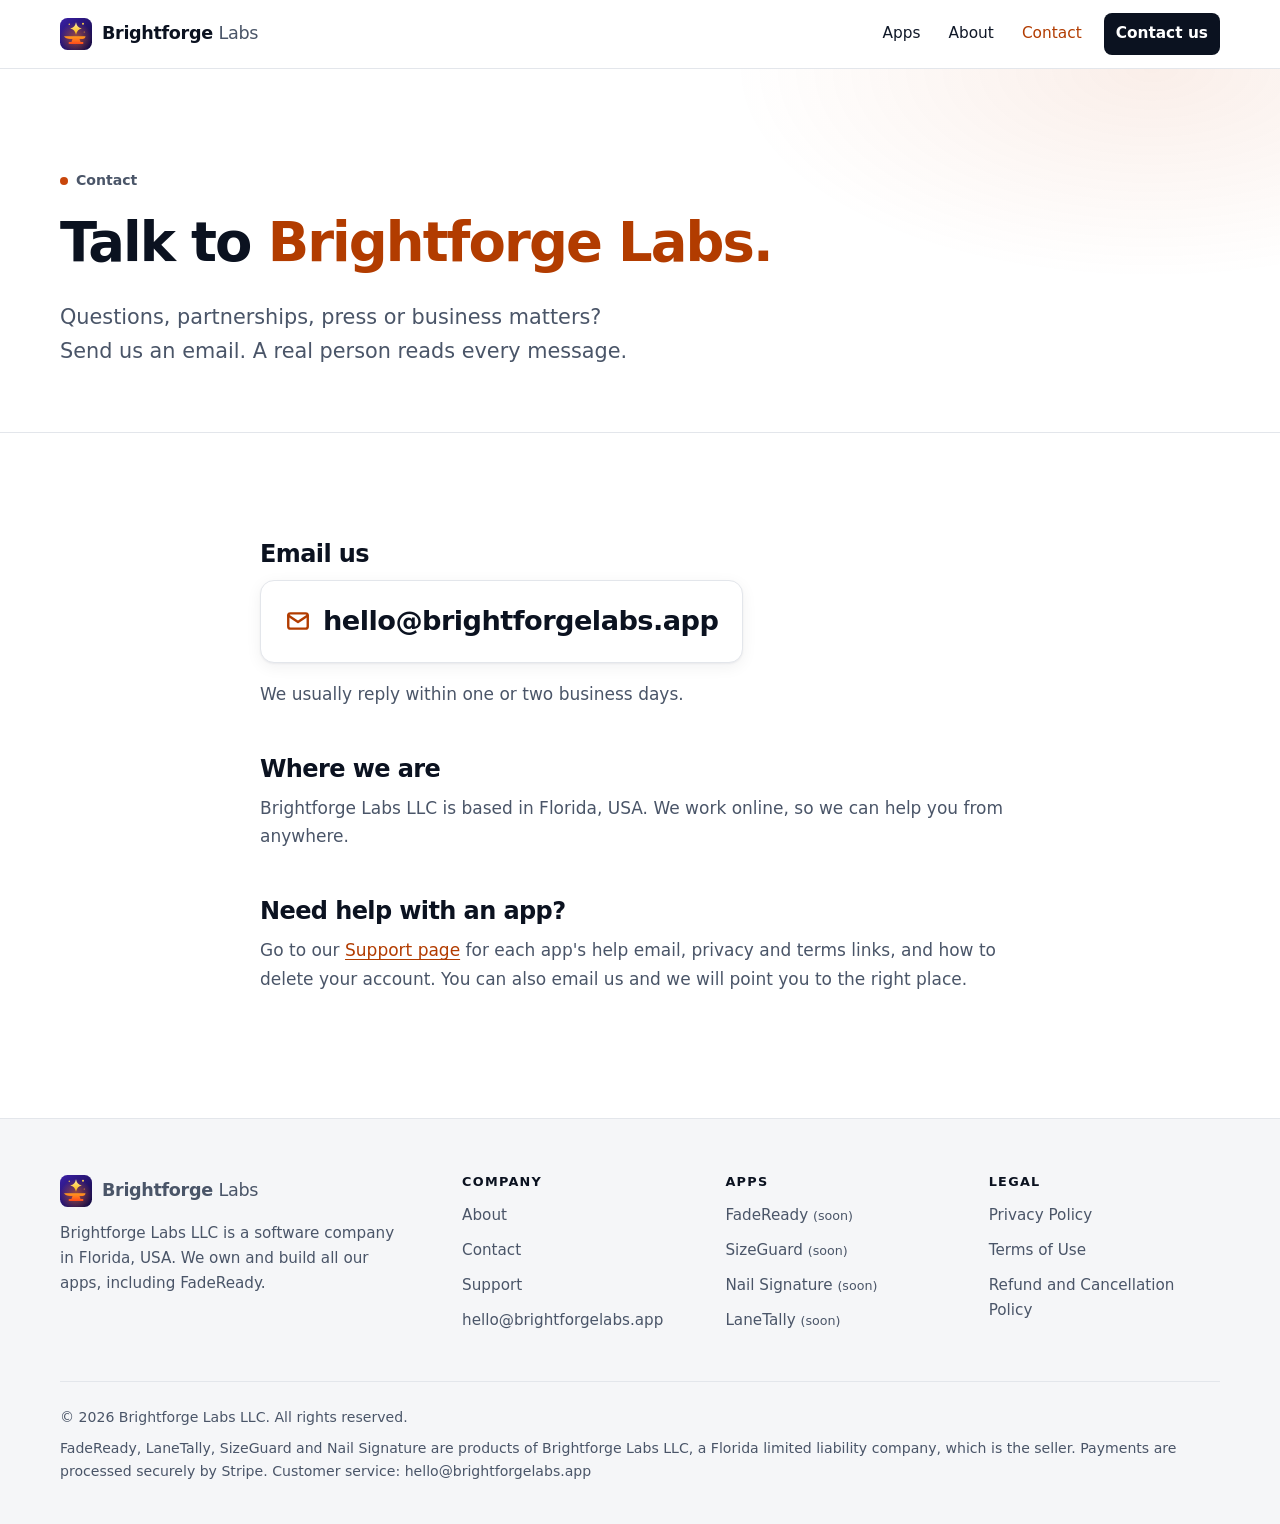
<file: public/contact.html>
<!doctype html>
<html lang="en">
<head>
<meta charset="utf-8">
<meta name="viewport" content="width=device-width,initial-scale=1">
<title>Contact Brightforge Labs</title>
<meta name="description" content="Contact Brightforge Labs LLC by email at hello@brightforgelabs.app. We are a software company based in Florida, USA.">
<link rel="canonical" href="https://brightforgelabs.app/contact">
<meta name="theme-color" content="#0b1220">
<meta name="color-scheme" content="light dark">
<link rel="icon" href="/favicon.ico" sizes="48x48">
<link rel="icon" href="/favicon.svg" type="image/svg+xml">
<link rel="icon" href="/favicon-96x96.png" type="image/png" sizes="96x96">
<link rel="apple-touch-icon" href="/apple-touch-icon.png">
<link rel="manifest" href="/site.webmanifest">
<meta property="og:type" content="website">
<meta property="og:site_name" content="Brightforge Labs">
<meta property="og:locale" content="en_US">
<meta property="og:title" content="Contact Brightforge Labs">
<meta property="og:description" content="Contact Brightforge Labs LLC by email at hello@brightforgelabs.app. We are a software company based in Florida, USA.">
<meta property="og:url" content="https://brightforgelabs.app/contact">
<meta property="og:image" content="https://brightforgelabs.app/og-image.jpg">
<meta property="og:image:width" content="1200">
<meta property="og:image:height" content="630">
<meta property="og:image:alt" content="Brightforge Labs: the company behind FadeReady, LaneTally, SizeGuard and Nail Signature.">
<meta name="twitter:card" content="summary_large_image">
<meta name="twitter:title" content="Contact Brightforge Labs">
<meta name="twitter:description" content="Contact Brightforge Labs LLC by email at hello@brightforgelabs.app. We are a software company based in Florida, USA.">
<meta name="twitter:image" content="https://brightforgelabs.app/og-image.jpg">
<style>:root{--bg:#ffffff;--bg-2:#f5f6f8;--card:#ffffff;--ink:#0b1220;--text:#101828;--muted:#4a5568;--line:#e3e6eb;--accent:#c8460b;--accent-text:#b23c00;--on-accent:#ffffff;--band:#0b1220;--band-text:#e9edf3;--band-muted:#a7b0c0;--live:#067647;--live-bg:#e7f6ee;--soon:#8a4b00;--soon-bg:#fff3e0;--shadow:0 1px 2px rgba(16,24,40,.05),0 4px 16px rgba(16,24,40,.06);--radius:16px;color-scheme:light}@media (prefers-color-scheme:dark){:root:not([data-theme=light]){--bg:#0a0f1c;--bg-2:#0f1626;--card:#111a2c;--ink:#f3f5f9;--text:#e8ecf3;--muted:#a3adbf;--line:#1f2a40;--accent:#ff7a2e;--accent-text:#ff9a5c;--on-accent:#1a0b00;--band:#060a14;--live:#6ce0a6;--live-bg:#0f2f22;--soon:#ffc277;--soon-bg:#33220b;--shadow:0 1px 2px rgba(0,0,0,.4),0 6px 20px rgba(0,0,0,.3);color-scheme:dark}}:root[data-theme=dark]{--bg:#0a0f1c;--bg-2:#0f1626;--card:#111a2c;--ink:#f3f5f9;--text:#e8ecf3;--muted:#a3adbf;--line:#1f2a40;--accent:#ff7a2e;--accent-text:#ff9a5c;--on-accent:#1a0b00;--band:#060a14;--live:#6ce0a6;--live-bg:#0f2f22;--soon:#ffc277;--soon-bg:#33220b;--shadow:0 1px 2px rgba(0,0,0,.4),0 6px 20px rgba(0,0,0,.3);color-scheme:dark}*,*::before,*::after{box-sizing:border-box}html{-webkit-text-size-adjust:100%;scroll-behavior:smooth}body{margin:0;background:var(--bg);color:var(--text);font:400 1.0625rem/1.65 ui-sans-serif,system-ui,-apple-system,"Segoe UI",Roboto,"Helvetica Neue",Arial,sans-serif;-webkit-font-smoothing:antialiased}img,svg{display:block;max-width:100%}a{color:var(--accent-text);text-underline-offset:3px}:focus-visible{outline:3px solid var(--accent);outline-offset:3px;border-radius:6px}h1,h2,h3{color:var(--ink);line-height:1.1;letter-spacing:-.025em;margin:0 0 .5em;font-weight:700;text-wrap:balance}h1{font-size:clamp(2.4rem,5.6vw,4.1rem);letter-spacing:-.035em}h2{font-size:clamp(1.8rem,3.4vw,2.5rem)}h3{font-size:1.2rem;letter-spacing:-.01em}p{margin:0 0 1em}.wrap{width:min(1160px,100% - 40px);margin-inline:auto}.narrow{width:min(760px,100% - 40px);margin-inline:auto}.skip{position:absolute;left:-999px;top:8px;background:var(--card);color:var(--text);padding:8px 14px;border-radius:8px;z-index:9}.skip:focus{left:12px}.site-head{position:sticky;top:env(safe-area-inset-top,0px);z-index:5;background:color-mix(in srgb,var(--bg) 86%,transparent);backdrop-filter:saturate(1.4) blur(12px);-webkit-backdrop-filter:saturate(1.4) blur(12px);border-bottom:1px solid var(--line)}.site-head .wrap{display:flex;align-items:center;justify-content:space-between;gap:16px;min-height:68px}.brand{display:flex;align-items:center;gap:10px;color:var(--ink);text-decoration:none;font-weight:700;font-size:1.1rem;letter-spacing:-.02em;white-space:nowrap}.brand svg{width:32px;height:32px}.brand b{font-weight:500;color:var(--muted)}.nav{display:flex;align-items:center;gap:4px;margin:0;padding:0;list-style:none}.nav a{display:block;padding:8px 12px;border-radius:8px;color:var(--text);text-decoration:none;font-weight:500;font-size:.96rem}.nav a:hover{background:var(--bg-2)}.nav a[aria-current=page]{color:var(--accent-text)}.nav .nav-cta{background:var(--ink);color:var(--bg);margin-left:6px;font-weight:600}.nav .nav-cta:hover{background:var(--ink);opacity:.88}@media (max-width:600px){.brand span{display:none}.nav a{padding:8px 9px}.nav .nav-cta{display:none}}.btns{display:flex;flex-wrap:wrap;gap:12px}.btn{display:inline-flex;align-items:center;gap:8px;padding:13px 22px;border-radius:10px;font-weight:600;text-decoration:none;transition:transform .15s ease,background .15s,border-color .15s}.btn:active{transform:scale(.98)}.btn-primary{background:var(--accent);color:var(--on-accent)}.btn-primary:hover{background:color-mix(in srgb,var(--accent) 88%,#000)}.btn-line{color:var(--ink);border:1px solid var(--line);background:var(--card)}.btn-line:hover{border-color:var(--muted)}.hero{position:relative;overflow:hidden;padding:clamp(56px,9vw,112px) 0 clamp(56px,8vw,96px);border-bottom:1px solid var(--line);background:radial-gradient(700px 360px at 85% 0%,color-mix(in srgb,var(--accent) 10%,transparent),transparent 70%),var(--bg)}.hero .wrap{display:grid;grid-template-columns:1.1fr .9fr;gap:56px;align-items:center}.hero .wrap>*{min-width:0}@media (max-width:900px){.hero .wrap{grid-template-columns:1fr;gap:40px}}.eyebrow{display:inline-flex;align-items:center;gap:8px;font-size:.88rem;font-weight:600;color:var(--muted);margin-bottom:20px}.eyebrow i{width:8px;height:8px;border-radius:50%;background:var(--accent)}.lead{font-size:clamp(1.12rem,2vw,1.3rem);color:var(--muted);max-width:44ch;margin-bottom:32px}.accent{color:var(--accent-text)}.facts{display:flex;flex-wrap:wrap;gap:12px 36px;margin:40px 0 0;padding:24px 0 0;border-top:1px solid var(--line);list-style:none}.facts li{display:flex;flex-direction:column;font-size:.9rem;color:var(--muted)}.facts b{font-size:1.05rem;color:var(--ink);font-weight:600}.org{background:var(--card);border:1px solid var(--line);border-radius:20px;padding:24px;box-shadow:var(--shadow)}.org-cap{font-size:.78rem;font-weight:700;letter-spacing:.1em;text-transform:uppercase;color:var(--muted);margin:0 0 14px}.org-parent{display:flex;align-items:center;gap:14px;padding:16px;border-radius:14px;background:var(--band);color:var(--band-text)}.org-parent svg{width:44px;height:44px;flex:none}.org-parent strong{display:block;font-size:1.05rem;color:#fff}.org-parent span{font-size:.85rem;color:var(--band-muted)}.org-kids{list-style:none;margin:0;padding:14px 0 0 22px;position:relative;display:grid;gap:6px}.org-kids::before{content:"";position:absolute;left:22px;top:0;bottom:30px;width:2px;background:var(--line)}.org-kids li{position:relative;display:flex;align-items:center;gap:12px;padding:10px 0 10px 24px}.org-kids li::before{content:"";position:absolute;left:0;top:50%;width:16px;height:2px;background:var(--line)}.org-kids li>div{min-width:0}.org-kids .tile{width:38px;height:38px;border-radius:10px}.org-kids .tile svg{width:20px;height:20px}.org-kids b{display:block;color:var(--ink);font-size:.98rem;font-weight:600}.org-kids small{color:var(--muted);font-size:.84rem}.org-kids .pill{margin-left:auto}section{padding:clamp(64px,9vw,108px) 0}.alt{background:var(--bg-2);border-block:1px solid var(--line)}.kicker{display:block;font-size:.8rem;font-weight:700;letter-spacing:.12em;text-transform:uppercase;color:var(--accent-text);margin-bottom:12px}.intro{max-width:60ch;color:var(--muted);font-size:1.1rem;margin-bottom:0}.apps{display:grid;gap:20px;grid-template-columns:repeat(auto-fit,minmax(min(100%,440px),1fr));margin-top:40px}.app{display:flex;flex-direction:column;background:var(--card);border:1px solid var(--line);border-radius:var(--radius);padding:28px;box-shadow:var(--shadow);transition:border-color .2s,transform .2s}.app:hover{border-color:color-mix(in srgb,var(--accent) 40%,var(--line));transform:translateY(-2px)}.app-top{display:flex;align-items:center;gap:14px;margin-bottom:18px}.app-top>div{min-width:0}.tile{flex:none;width:56px;height:56px;border-radius:14px;display:grid;place-items:center;color:#fff}.tile svg{width:28px;height:28px}.t-fr{background:linear-gradient(135deg,#111827,#3a1fa6 60%,#ff6a1a)}.t-tr{background:linear-gradient(135deg,#0b0906,#3a2a10 55%,#e8b84a)}.t-sl{background:linear-gradient(135deg,#2b1630,#5a2f5f 55%,#c9a25a)}.app h3{margin:0 0 2px;font-size:1.35rem}.app .for{font-size:.9rem;color:var(--muted)}.pill{display:inline-flex;align-items:center;gap:6px;font-size:.76rem;font-weight:700;padding:4px 10px;border-radius:999px;white-space:nowrap}.pill::before{content:"";width:6px;height:6px;border-radius:50%;background:currentColor}.p-live{color:var(--live);background:var(--live-bg)}.p-soon{color:var(--soon);background:var(--soon-bg)}.app .pill{margin-left:auto;align-self:flex-start}.app p{color:var(--muted)}.feat{list-style:none;margin:4px 0 24px;padding:0;display:grid;gap:8px}.feat li{position:relative;padding-left:26px;font-size:.96rem}.feat li::before{content:"";position:absolute;left:2px;top:.45em;width:12px;height:7px;border-left:2px solid var(--accent);border-bottom:2px solid var(--accent);transform:rotate(-45deg)}.app .more{margin-top:auto;padding-top:18px;border-top:1px solid var(--line);font-weight:600;text-decoration:none;display:flex;justify-content:space-between;align-items:center}.app .more span{transition:transform .15s}.app .more:hover span{transform:translateX(4px)}.values{display:grid;grid-template-columns:repeat(auto-fit,minmax(min(100%,240px),1fr));gap:0 32px;margin-top:40px;border-top:1px solid var(--line)}.value{padding:28px 0 8px}.value .ico{width:40px;height:40px;border-radius:10px;display:grid;place-items:center;background:color-mix(in srgb,var(--accent) 12%,transparent);color:var(--accent-text);margin-bottom:16px}.value .ico svg{width:22px;height:22px}.value p{color:var(--muted);margin:0}.faq{margin-top:32px;border-top:1px solid var(--line)}.faq details{border-bottom:1px solid var(--line)}.faq summary{cursor:pointer;list-style:none;padding:22px 0;font-weight:600;font-size:1.08rem;color:var(--ink);display:flex;justify-content:space-between;gap:16px}.faq summary::-webkit-details-marker{display:none}.faq summary::after{content:"+";font-size:1.4rem;line-height:1;color:var(--accent-text);transition:transform .2s}.faq details[open] summary::after{transform:rotate(45deg)}.faq details p{color:var(--muted);padding-bottom:22px;margin:0;max-width:65ch}.band{background:radial-gradient(600px 300px at 90% 120%,rgba(232,89,12,.35),transparent 70%),var(--band);color:var(--band-text);border-radius:24px;padding:clamp(32px,6vw,64px);display:flex;flex-wrap:wrap;gap:24px 48px;align-items:center;justify-content:space-between}.band>div{min-width:0}.band h2{color:#fff;margin:0 0 .3em}.band p{color:var(--band-muted);margin:0;max-width:46ch}.band .btn-line{background:transparent;color:#fff;border-color:rgba(255,255,255,.3)}.page-hero{padding:clamp(56px,8vw,96px) 0 clamp(40px,6vw,64px);border-bottom:1px solid var(--line);background:radial-gradient(600px 300px at 90% 0%,color-mix(in srgb,var(--accent) 9%,transparent),transparent 70%),var(--bg)}.page-hero h1{font-size:clamp(2.2rem,5vw,3.4rem);max-width:20ch}.page-hero .lead{margin-bottom:0}.prose h2{font-size:1.5rem;margin-top:2em}.prose h3{margin-top:1.6em}.prose p,.prose li{color:var(--muted)}.prose strong{color:var(--text)}.prose ul{padding-left:1.2em}.prose li{margin-bottom:.4em}.facts-table{width:100%;border-collapse:collapse;margin-top:8px}.facts-table th,.facts-table td{text-align:left;padding:14px 0;border-bottom:1px solid var(--line);vertical-align:top}.facts-table th{width:38%;font-weight:600;color:var(--ink);padding-right:16px}.facts-table td{color:var(--muted)}.mail{display:inline-flex;align-items:center;gap:12px;font-size:clamp(1.2rem,4vw,1.7rem);font-weight:700;letter-spacing:-.02em;text-decoration:none;color:var(--ink);padding:18px 24px;border-radius:14px;border:1px solid var(--line);background:var(--card);box-shadow:var(--shadow);word-break:break-all}.mail:hover{border-color:var(--accent)}.mail svg{flex:none;width:26px;height:26px;color:var(--accent-text)}.site-foot{border-top:1px solid var(--line);padding:56px 0 40px;color:var(--muted);font-size:.95rem;background:var(--bg-2)}.foot-grid{display:grid;grid-template-columns:1.6fr repeat(3,1fr);gap:32px}@media (max-width:760px){.foot-grid{grid-template-columns:1fr 1fr}.foot-brand{grid-column:1/-1}}.foot-brand p{max-width:36ch;margin:14px 0 0}.site-foot h2{font-size:.8rem;font-weight:700;letter-spacing:.1em;text-transform:uppercase;color:var(--ink);margin:0 0 14px}.site-foot ul{list-style:none;margin:0;padding:0;display:grid;gap:10px}.site-foot a{color:var(--muted);text-decoration:none}.site-foot a:hover{color:var(--accent-text)}.foot-base{display:flex;flex-wrap:wrap;justify-content:space-between;gap:8px 24px;margin-top:48px;padding-top:24px;border-top:1px solid var(--line);font-size:.88rem}.foot-base p{margin:0}@keyframes up{from{transform:translateY(12px)}}.hero .wrap>*{animation:up .6s cubic-bezier(.2,.8,.2,1) both}.hero .wrap>:nth-child(2){animation-delay:.08s}@media (prefers-reduced-motion:reduce){*,*::before,*::after{animation:none!important;transition:none!important;scroll-behavior:auto!important}}@media (max-width:540px){.values{grid-template-columns:1fr 1fr;gap:0 20px}.value h3{font-size:1.05rem}.value p{font-size:.95rem}.org{padding:18px}.org-kids small{display:none}}.hero-live{--h-text:#eef2f8;--h-muted:#b4bfd2;background:radial-gradient(900px 480px at 80% 110%,rgba(232,89,12,.38),transparent 65%),radial-gradient(700px 420px at 10% -10%,rgba(58,31,166,.55),transparent 65%),#0b1220;color:var(--h-text);border-bottom:0;padding:clamp(56px,8vw,104px) 0 clamp(64px,8vw,104px);isolation:isolate}.hero-live::after{content:"";position:absolute;inset:0;z-index:-1;background-image:linear-gradient(rgba(255,255,255,.045) 1px,transparent 1px),linear-gradient(90deg,rgba(255,255,255,.045) 1px,transparent 1px);background-size:56px 56px;mask-image:radial-gradient(ellipse at 50% 40%,#000 30%,transparent 75%);-webkit-mask-image:radial-gradient(ellipse at 50% 40%,#000 30%,transparent 75%)}.embers{position:absolute;inset:0;width:100%;height:100%;z-index:-1;pointer-events:none}.hero-live .eyebrow{color:var(--h-muted);padding:6px 12px;border:1px solid rgba(255,255,255,.14);border-radius:999px;background:rgba(255,255,255,.04)}.hero-live .eyebrow i{background:#3ddc84;box-shadow:0 0 0 0 rgba(61,220,132,.6);animation:ping 2s ease-out infinite}.hero-live h1{color:#fff;font-size:clamp(2.6rem,6.4vw,4.6rem);margin-bottom:.3em}.hero-live h1 .sub{display:block;font-size:.62em;font-weight:600;color:var(--h-muted);letter-spacing:-.02em;margin-top:.25em}.rot{display:inline-grid;vertical-align:bottom;height:1.15em;overflow:hidden}.rot>span::before{content:attr(data-w)}.rot>span{grid-area:1/1;background:linear-gradient(100deg,#ffd166,#ff8a3d 45%,#ff5c8a);-webkit-background-clip:text;background-clip:text;color:transparent;animation:rot 16s cubic-bezier(.7,0,.3,1) infinite;opacity:0}.rot>span:nth-child(2){animation-delay:4s}.rot>span:nth-child(3){animation-delay:8s}.rot>span:nth-child(4){animation-delay:12s}.hero-live .lead{color:var(--h-muted)}.hero-live .lead b{color:#fff;font-weight:600}.hero-live .btn-line{background:rgba(255,255,255,.04);color:#fff;border-color:rgba(255,255,255,.22)}.hero-live .btn-line:hover{border-color:rgba(255,255,255,.5)}.hero-live .btn-primary{background:#e8590c;color:#fff;box-shadow:0 10px 30px rgba(232,89,12,.35)}.hero-live .btn-primary:hover{background:#ff6a1a}.hero-live .facts{border-color:rgba(255,255,255,.12)}.hero-live .facts li{color:var(--h-muted)}.hero-live .facts b{color:#fff}.sr{position:absolute;width:1px;height:1px;overflow:hidden;clip:rect(0 0 0 0);white-space:nowrap}.stage{position:relative;display:grid;place-items:center;min-height:540px}.stage::before{content:"";position:absolute;width:420px;height:420px;max-width:100%;border-radius:50%;background:radial-gradient(circle,rgba(232,89,12,.35),transparent 65%);filter:blur(10px)}.phone{position:relative;width:268px;height:540px;border-radius:44px;padding:12px;background:linear-gradient(160deg,#2a3346,#0e1422);box-shadow:0 0 0 1px rgba(255,255,255,.12),0 40px 80px rgba(0,0,0,.55),inset 0 0 0 2px rgba(255,255,255,.06);animation:bob 7s ease-in-out infinite}.phone::before{content:"";position:absolute;top:22px;left:50%;width:88px;height:24px;margin-left:-44px;border-radius:14px;background:#05080f;z-index:3}.screen{position:relative;height:100%;border-radius:34px;overflow:hidden;background:#f6f7fb;color:#101828;font-size:13px;line-height:1.35}.scr{position:absolute;inset:0;padding:52px 16px 16px;display:flex;flex-direction:column;gap:10px;opacity:0;transform:translateX(24px);animation:scr 16s ease-in-out infinite}.scr:nth-child(2){animation-delay:4s}.scr:nth-child(3){animation-delay:8s}.scr:nth-child(4){animation-delay:12s}.scr-head{display:flex;align-items:center;gap:8px;font-weight:700;font-size:15px}.scr-head .dot{width:28px;height:28px;border-radius:8px;display:grid;place-items:center;color:#fff}.scr-head .dot svg{width:16px;height:16px}.scr-head small{display:block;font-weight:500;color:#5b6475;font-size:11px}.scr-card{background:#fff;border-radius:14px;padding:12px;box-shadow:0 1px 2px rgba(16,24,40,.06),0 2px 8px rgba(16,24,40,.06)}.scr-card h4{margin:0 0 8px;font-size:11px;letter-spacing:.06em;text-transform:uppercase;color:#5b6475}.row{display:flex;align-items:center;gap:8px;padding:6px 0;border-top:1px solid #eef0f4}.row:first-of-type{border-top:0}.row .av{width:24px;height:24px;border-radius:50%;flex:none;display:grid;place-items:center;font-size:10px;font-weight:700;color:#fff}.row .grow{flex:1;min-width:0}.row small{color:#5b6475;font-size:11px}.tag-now{font-size:10px;font-weight:700;color:#067647;background:#e7f6ee;padding:2px 7px;border-radius:999px}.big{font-size:26px;font-weight:800;letter-spacing:-.02em}.mkts{display:flex;gap:6px}.mkts span{flex:1;text-align:center;font-size:11px;font-weight:600;padding:6px 0;border-radius:8px;background:#eef0f4;color:#344054}.mkts span.on{background:#0f766e;color:#fff}.bar{height:6px;border-radius:6px;background:#eef0f4;overflow:hidden}.bar i{display:block;height:100%;width:62%;border-radius:6px;background:linear-gradient(90deg,#0f766e,#22c55e);animation:grow 4s ease-in-out infinite alternate}.kv{display:flex;justify-content:space-between;font-size:12px;padding:4px 0}.kv b{font-variant-numeric:tabular-nums}.pos{color:#067647}.neg{color:#b42318}.slot{display:flex;gap:8px;align-items:center;padding:7px 0;border-top:1px solid #eef0f4}.slot:first-of-type{border-top:0}.slot time{font-size:11px;font-weight:700;color:#9d174d;width:42px;font-variant-numeric:tabular-nums}.pulse{animation:glow 2.4s ease-in-out infinite}@media (max-width:900px){.stage{min-height:0;padding-top:8px}.phone{width:240px;height:480px}}@keyframes ping{0%{box-shadow:0 0 0 0 rgba(61,220,132,.6)}100%{box-shadow:0 0 0 10px rgba(61,220,132,0)}}@keyframes rot{0%{opacity:0;transform:translateY(60%)}4%,22%{opacity:1;transform:none}26%,100%{opacity:0;transform:translateY(-60%)}}@keyframes scr{0%{opacity:0;transform:translateX(24px)}4%,22%{opacity:1;transform:none}26%,100%{opacity:0;transform:translateX(-24px)}}@keyframes bob{50%{transform:translateY(-10px) rotate(-1deg)}}@keyframes grow{from{width:38%}to{width:78%}}@keyframes glow{50%{background:#fff4ec}}@media (prefers-reduced-motion:reduce){.rot>span:first-child,.scr:first-child{opacity:1;transform:none}}.split{display:grid;grid-template-columns:1fr 1fr;gap:56px;align-items:center}.split>*{min-width:0}@media (max-width:900px){.split{grid-template-columns:1fr;gap:32px}}.forge{position:relative;width:min(100%,480px);aspect-ratio:1;margin-inline:auto}.halo{position:absolute;inset:14%;border-radius:50%;background:radial-gradient(circle,rgba(255,122,26,.42),rgba(124,58,237,.18) 55%,transparent 70%);animation:breathe 4.8s ease-in-out infinite}.emblem{position:relative;width:100%;height:100%;overflow:visible}.ring{transform-origin:200px 200px;animation:turn 80s linear infinite}.links path{animation:flow 1.6s linear infinite}.heat{transform-box:fill-box;transform-origin:center;animation:breathe 2.4s ease-in-out infinite}.star{transform-box:fill-box;transform-origin:50% 100%;animation:strike 2.4s cubic-bezier(.5,0,.2,1) infinite}.flash{transform-box:fill-box;transform-origin:center;opacity:0;animation:flash 2.4s ease-out infinite}.tw{animation:twinkle 2.4s ease-in-out infinite}.t2{animation-delay:.8s}.t3{animation-delay:1.6s}.emitter{position:absolute;left:50%;top:51%;width:1px;height:1px}.orb{position:absolute;display:flex;align-items:center;gap:10px;padding:10px 14px 10px 10px;border-radius:14px;background:rgba(14,20,34,.88);border:1px solid rgba(255,255,255,.14);box-shadow:0 12px 30px rgba(0,0,0,.35);color:#fff;animation:bob 6s ease-in-out infinite;white-space:nowrap}.orb .tile{width:36px;height:36px;border-radius:10px}.orb .tile svg{width:19px;height:19px}.orb b{display:block;font-size:.92rem;font-weight:600;margin-bottom:3px}.orb .pill{font-size:.68rem;padding:2px 8px}.orb .p-live{color:#6ce0a6;background:rgba(108,224,166,.12)}.orb .p-soon{color:#ffc277;background:rgba(255,194,119,.12)}.o1{left:0;top:8%}.o2{right:-4%;top:42%;animation-delay:-2s}.o3{left:4%;bottom:6%;animation-delay:-4s}.o4{right:-2%;top:4%;animation-delay:-3s}@media (max-width:900px){.forge{width:min(100%,400px)}.o2{right:0}}@media (max-width:420px){.orb{padding:7px 10px 7px 7px;gap:8px}.orb .tile{width:28px;height:28px}.orb .tile svg{width:15px;height:15px}.orb b{font-size:.8rem}}.apps-head{align-items:center}.apps-head .stage{min-height:0}@keyframes breathe{50%{opacity:.7;transform:scale(1.06)}}@keyframes turn{to{transform:rotate(360deg)}}@keyframes flow{to{stroke-dashoffset:-28}}@keyframes strike{0%,70%,100%{transform:translateY(0) scale(1)}80%{transform:translateY(-6%) scale(1.08)}86%{transform:translateY(3%) scale(.94)}}@keyframes flash{0%,84%{opacity:0;transform:scale(.4)}86%{opacity:1;transform:scale(.6)}100%{opacity:0;transform:scale(2.6)}}@keyframes twinkle{50%{opacity:.25}}@media (prefers-reduced-motion:reduce){.flash{display:none}}.logo{object-fit:cover;background:#fff;box-shadow:0 0 0 1px rgba(15,23,42,.08)}.hero-logo{display:block;width:72px;height:72px;border-radius:18px;margin-bottom:18px}a.orb{color:inherit;text-decoration:none;cursor:pointer;transition:border-color .2s,background .2s,box-shadow .2s}a.orb:hover,a.orb:focus-visible{border-color:rgba(255,170,80,.6);background:rgba(24,30,48,.95);box-shadow:0 14px 34px rgba(0,0,0,.35),0 0 0 3px rgba(255,138,61,.25)}a.orb:focus-visible{outline:2px solid #ffb03a;outline-offset:3px}@media (prefers-reduced-motion:no-preference){html{scroll-behavior:smooth}.app:target,.app.spot{animation:spot 1.8s ease-out}}.app{scroll-margin-top:96px}@keyframes spot{0%,35%{box-shadow:0 0 0 3px var(--accent),0 18px 40px color-mix(in srgb,var(--accent) 22%,transparent)}100%{box-shadow:0 0 0 0 transparent}}a.orb{touch-action:manipulation}a.orb::before{content:"";position:absolute;inset:-14px -8px}a.orb:hover,a.orb:focus,a.orb:active{animation-play-state:paused}.orb{padding:6px 10px 6px 6px;gap:8px;border-radius:12px}.orb b{font-size:.8rem;margin-bottom:2px}.orb .pill{font-size:.6rem;padding:1px 6px;gap:4px}.orb .pill::before{width:5px;height:5px}@media (max-width:420px){.orb{padding:5px 8px 5px 5px;gap:6px}.orb b{font-size:.72rem}.orb .pill{font-size:.56rem;padding:0 5px}}@media (max-width:900px) and (min-width:561px){.o1{left:-20%}.o2{right:-24%;top:46%}.o3{left:-16%}.o4{right:-20%}}@media (max-width:560px){.o2{right:-3%;top:60%}.o4{right:-3%}.o1{left:-2%}}.app h4{margin:18px 0 6px;font-size:1rem}.app ul.steps{margin:0;padding-left:1.2em;color:var(--muted)}.app .steps li{margin-bottom:.5em}.app a{overflow-wrap:anywhere}</style>
<script type="application/ld+json">{"@context":"https://schema.org","@graph":[{"@type":"Organization","@id":"https://brightforgelabs.app/#organization","name":"Brightforge Labs","legalName":"Brightforge Labs LLC","alternateName":["Brightforge Labs LLC","Brightforge"],"url":"https://brightforgelabs.app/","logo":{"@type":"ImageObject","@id":"https://brightforgelabs.app/#logo","url":"https://brightforgelabs.app/icons/logo-square-512.png","width":512,"height":512,"caption":"Brightforge Labs"},"image":{"@id":"https://brightforgelabs.app/#logo"},"description":"Brightforge Labs LLC is the Florida software company behind FadeReady for barbershops, LaneTally for trucking, SizeGuard for traders and Nail Signature for nail salons: simple, fast, beautiful apps for small businesses and independent pros.","slogan":"Bright ideas, forged into real apps.","email":"hello@brightforgelabs.app","foundingDate":"2026-10-24","founder":{"@type":"Person","name":"Idael Fonseca Hidalgo"},"address":{"@type":"PostalAddress","addressRegion":"FL","addressCountry":"US"},"contactPoint":{"@type":"ContactPoint","contactType":"customer support","email":"hello@brightforgelabs.app","url":"https://brightforgelabs.app/support","availableLanguage":["English","Spanish"]},"knowsAbout":["Trucking dispatch software","Carrier management software","Mobile apps","Software for small businesses","Barbershop booking software","Salon software","Trading tools","Position size and stop size calculators","Trading journals","Prop firm expense and payout tracking"],"brand":[{"@type":"Brand","name":"FadeReady","url":"https://fadeready.com/"},{"@type":"Brand","name":"SizeGuard","url":"https://sizeguard.com/"},{"@type":"Brand","name":"Nail Signature","url":"https://nailsignature.com/"},{"@type":"Brand","name":"LaneTally","url":"https://lanetally.com/"}],"sameAs":[]},{"@type":"WebSite","@id":"https://brightforgelabs.app/#website","url":"https://brightforgelabs.app/","name":"Brightforge Labs","publisher":{"@id":"https://brightforgelabs.app/#organization"},"inLanguage":"en-US"},{"@type":"ContactPage","@id":"https://brightforgelabs.app/contact#webpage","url":"https://brightforgelabs.app/contact","name":"Contact Brightforge Labs","description":"Contact Brightforge Labs LLC by email at hello@brightforgelabs.app. We are a software company based in Florida, USA.","isPartOf":{"@id":"https://brightforgelabs.app/#website"},"about":{"@id":"https://brightforgelabs.app/#organization"},"inLanguage":"en-US","dateModified":"2026-11-03"}]}</script>
</head>
<body>
<a class="skip" href="#main">Skip to content</a>
<header class="site-head">
<div class="wrap">
<a class="brand" href="/" aria-label="Brightforge Labs home"><svg xmlns="http://www.w3.org/2000/svg" viewBox="0 0 64 64" aria-hidden="true" focusable="false"><defs><linearGradient id="hd-bg" x1="0" y1="0" x2="1" y2="1"><stop offset="0" stop-color="#3A1FA6"/><stop offset="1" stop-color="#140A3D"/></linearGradient><radialGradient id="hd-glow" cx="0.5" cy="0.62" r="0.5"><stop offset="0" stop-color="#FF7A1A" stop-opacity="0.55"/><stop offset="1" stop-color="#FF7A1A" stop-opacity="0"/></radialGradient><linearGradient id="hd-anvil" x1="0" y1="0" x2="0" y2="1"><stop offset="0" stop-color="#FF9A1F"/><stop offset="1" stop-color="#FF4A1C"/></linearGradient><linearGradient id="hd-spark" x1="0" y1="0" x2="0" y2="1"><stop offset="0" stop-color="#FFF1A8"/><stop offset="1" stop-color="#FFB400"/></linearGradient></defs><rect width="64" height="64" rx="15" fill="url(#hd-bg)"/><rect width="64" height="64" rx="15" fill="url(#hd-glow)"/><path fill="url(#hd-anvil)" d="M8 36.5h43c0 3.2-2.6 5.5-6 5.5h-6l2 6h5.5v4h-29v-4H23l2-6h-5C14.5 42 10.5 40 8 36.5z"/><path fill="url(#hd-spark)" d="M32 8.5q1.9 10.4 11.5 12.5Q33.9 23.1 32 33.5 30.1 23.1 20.5 21 30.1 18.9 32 8.5z"/><circle cx="46" cy="11.5" r="2" fill="#FFD24A"/><circle cx="18.5" cy="12.5" r="1.4" fill="#FFD24A"/><circle cx="48.5" cy="28" r="1.2" fill="#FF9A1F"/></svg><span>Brightforge <b>Labs</b></span></a>
<nav aria-label="Main"><ul class="nav"><li><a href="/#apps">Apps</a></li><li><a href="/about">About</a></li><li><a href="/contact" aria-current=page>Contact</a></li><li><a class="nav-cta" href="/contact">Contact us</a></li></ul></nav>
</div>
</header>
<main id="main">
<section class="page-hero">
<div class="wrap">
<p class="eyebrow"><i></i>Contact</p>
<h1>Talk to <span class="accent">Brightforge Labs.</span></h1>
<p class="lead">Questions, partnerships, press or business matters? Send us an email. A real person reads every message.</p>
</div>
</section>
<section>
<div class="narrow prose">
<h2 style="margin-top:0">Email us</h2>
<p><!--email_off--><a class="mail" href="mailto:hello@brightforgelabs.app"><svg viewBox="0 0 24 24" fill="none" stroke="currentColor" stroke-width="2.2" stroke-linecap="round" stroke-linejoin="round" aria-hidden="true"><rect x="3" y="5" width="18" height="14" rx="2"/><path d="m3 7 9 6 9-6"/></svg>hello@brightforgelabs.app</a><!--/email_off--></p>
<p>We usually reply within one or two business days.</p>
<h2>Where we are</h2>
<p>Brightforge Labs LLC is based in Florida, USA. We work online, so we can help you from anywhere.</p>
<h2>Need help with an app?</h2>
<p>Go to our <a href="/support">Support page</a> for each app's help email, privacy and terms links, and how to delete your account. You can also email us and we will point you to the right place.</p>
</div>
</section>
</main>
<footer class="site-foot">
<div class="wrap">
<div class="foot-grid">
<div class="foot-brand">
<a class="brand" href="/" aria-label="Brightforge Labs home"><svg xmlns="http://www.w3.org/2000/svg" viewBox="0 0 64 64" aria-hidden="true" focusable="false"><defs><linearGradient id="ft-bg" x1="0" y1="0" x2="1" y2="1"><stop offset="0" stop-color="#3A1FA6"/><stop offset="1" stop-color="#140A3D"/></linearGradient><radialGradient id="ft-glow" cx="0.5" cy="0.62" r="0.5"><stop offset="0" stop-color="#FF7A1A" stop-opacity="0.55"/><stop offset="1" stop-color="#FF7A1A" stop-opacity="0"/></radialGradient><linearGradient id="ft-anvil" x1="0" y1="0" x2="0" y2="1"><stop offset="0" stop-color="#FF9A1F"/><stop offset="1" stop-color="#FF4A1C"/></linearGradient><linearGradient id="ft-spark" x1="0" y1="0" x2="0" y2="1"><stop offset="0" stop-color="#FFF1A8"/><stop offset="1" stop-color="#FFB400"/></linearGradient></defs><rect width="64" height="64" rx="15" fill="url(#ft-bg)"/><rect width="64" height="64" rx="15" fill="url(#ft-glow)"/><path fill="url(#ft-anvil)" d="M8 36.5h43c0 3.2-2.6 5.5-6 5.5h-6l2 6h5.5v4h-29v-4H23l2-6h-5C14.5 42 10.5 40 8 36.5z"/><path fill="url(#ft-spark)" d="M32 8.5q1.9 10.4 11.5 12.5Q33.9 23.1 32 33.5 30.1 23.1 20.5 21 30.1 18.9 32 8.5z"/><circle cx="46" cy="11.5" r="2" fill="#FFD24A"/><circle cx="18.5" cy="12.5" r="1.4" fill="#FFD24A"/><circle cx="48.5" cy="28" r="1.2" fill="#FF9A1F"/></svg><span>Brightforge <b>Labs</b></span></a>
<p>Brightforge Labs LLC is a software company in Florida, USA. We own and build all our apps, including FadeReady.</p>
</div>
<div><h2>Company</h2><ul><li><a href="/about">About</a></li><li><a href="/contact">Contact</a></li><li><a href="/support">Support</a></li><li><!--email_off--><a href="mailto:hello@brightforgelabs.app">hello@brightforgelabs.app</a><!--/email_off--></li></ul></div>
<div><h2>Apps</h2><ul><li><a href="/fadeready">FadeReady</a> <small>(soon)</small></li><li><a href="/sizeguard">SizeGuard</a> <small>(soon)</small></li><li><a href="/nail-signature">Nail Signature</a> <small>(soon)</small></li><li><a href="/lanetally">LaneTally</a> <small>(soon)</small></li></ul></div>
<div><h2>Legal</h2><ul><li><a href="/privacy">Privacy Policy</a></li><li><a href="/terms">Terms of Use</a></li><li><a href="/refund-policy">Refund and Cancellation Policy</a></li></ul></div>
</div>
<div class="foot-base">
<p>© 2026 Brightforge Labs LLC. All rights reserved.</p>
<p>FadeReady, LaneTally, SizeGuard and Nail Signature are products of Brightforge Labs LLC, a Florida limited liability company, which is the seller. Payments are processed securely by Stripe. Customer service: <!--email_off--><a href="mailto:hello@brightforgelabs.app">hello@brightforgelabs.app</a><!--/email_off--></p>
</div>
</div>
</footer>
</body>
</html>
</file>
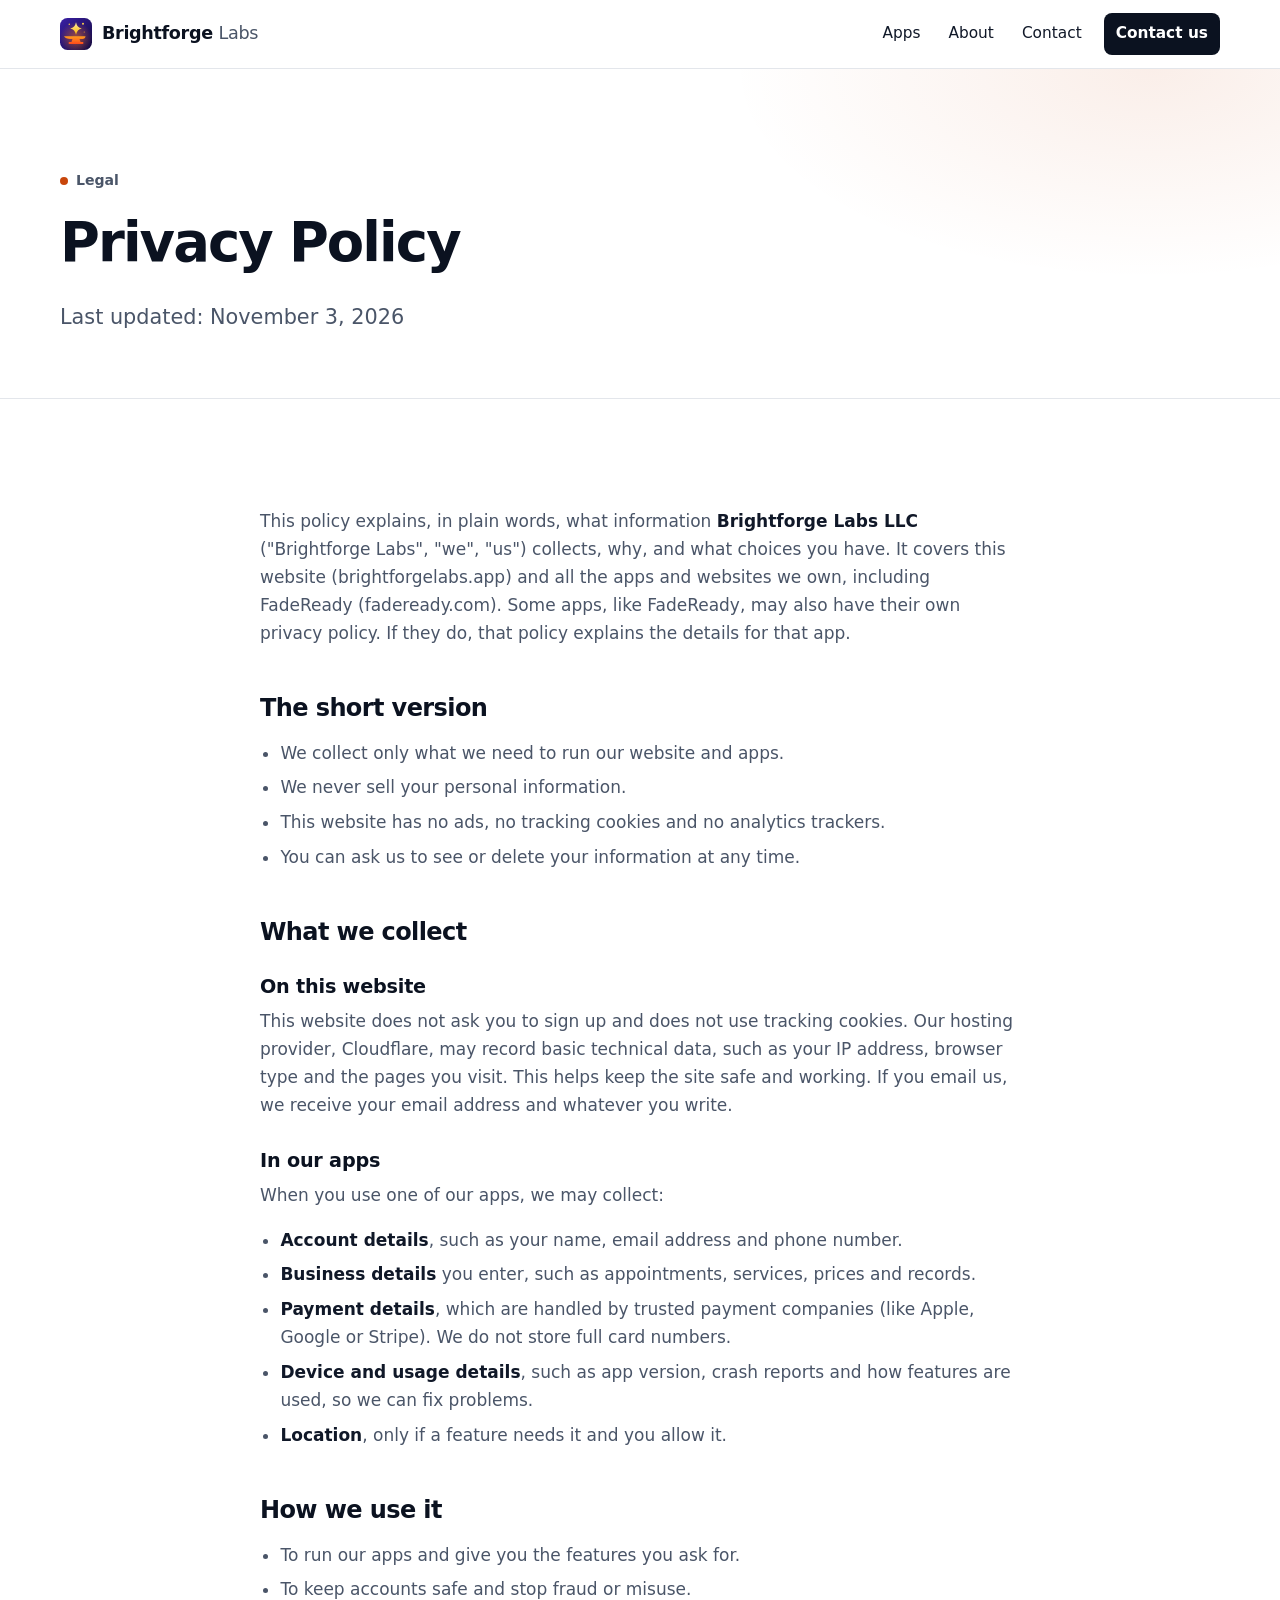
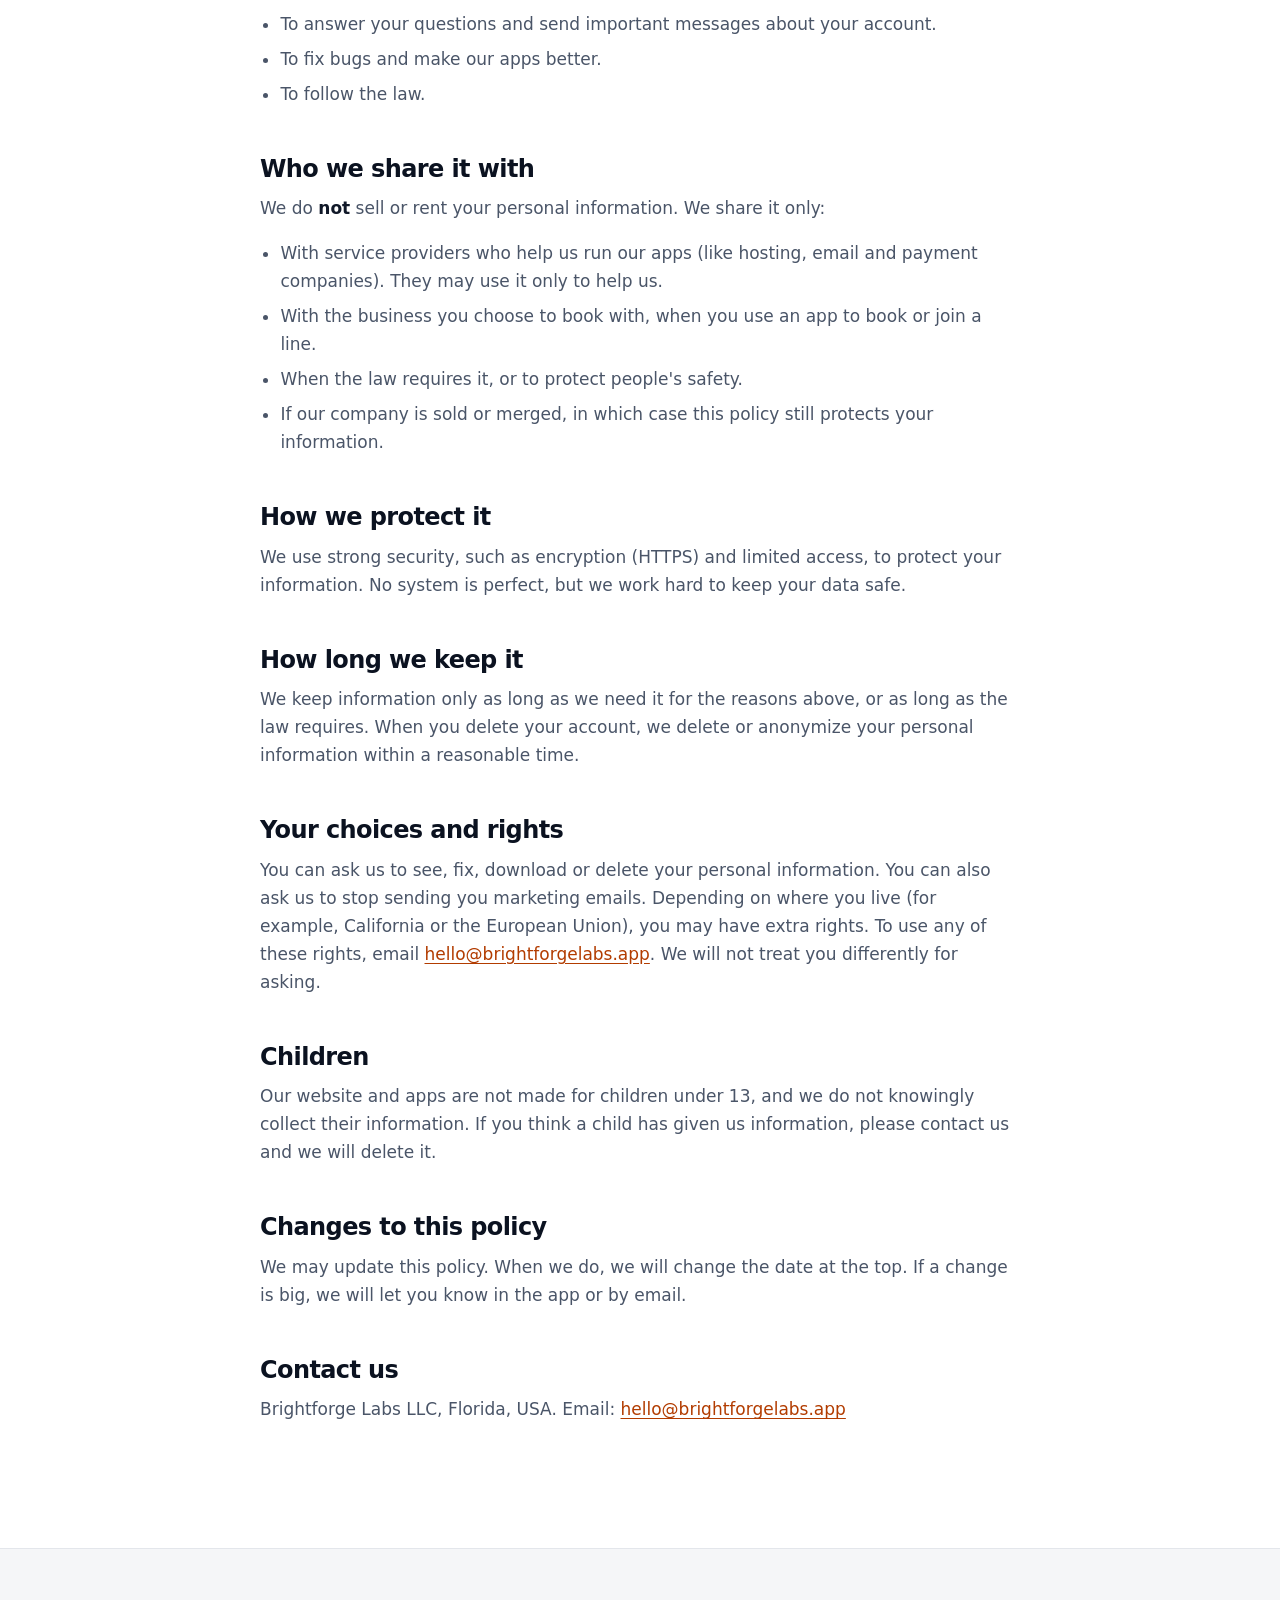
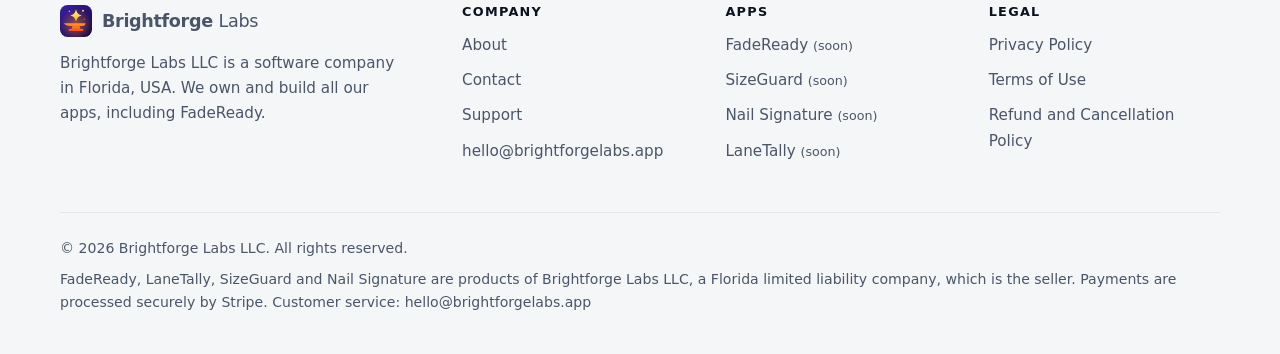
<file: public/privacy.html>
<!doctype html>
<html lang="en">
<head>
<meta charset="utf-8">
<meta name="viewport" content="width=device-width,initial-scale=1">
<title>Privacy Policy | Brightforge Labs</title>
<meta name="description" content="How Brightforge Labs LLC collects, uses and protects information on this website and in our apps, in plain language.">
<link rel="canonical" href="https://brightforgelabs.app/privacy">
<meta name="theme-color" content="#0b1220">
<meta name="color-scheme" content="light dark">
<link rel="icon" href="/favicon.ico" sizes="48x48">
<link rel="icon" href="/favicon.svg" type="image/svg+xml">
<link rel="icon" href="/favicon-96x96.png" type="image/png" sizes="96x96">
<link rel="apple-touch-icon" href="/apple-touch-icon.png">
<link rel="manifest" href="/site.webmanifest">
<meta property="og:type" content="website">
<meta property="og:site_name" content="Brightforge Labs">
<meta property="og:locale" content="en_US">
<meta property="og:title" content="Privacy Policy | Brightforge Labs">
<meta property="og:description" content="How Brightforge Labs LLC collects, uses and protects information on this website and in our apps, in plain language.">
<meta property="og:url" content="https://brightforgelabs.app/privacy">
<meta property="og:image" content="https://brightforgelabs.app/og-image.jpg">
<meta property="og:image:width" content="1200">
<meta property="og:image:height" content="630">
<meta property="og:image:alt" content="Brightforge Labs: the company behind FadeReady, LaneTally, SizeGuard and Nail Signature.">
<meta name="twitter:card" content="summary_large_image">
<meta name="twitter:title" content="Privacy Policy | Brightforge Labs">
<meta name="twitter:description" content="How Brightforge Labs LLC collects, uses and protects information on this website and in our apps, in plain language.">
<meta name="twitter:image" content="https://brightforgelabs.app/og-image.jpg">
<style>:root{--bg:#ffffff;--bg-2:#f5f6f8;--card:#ffffff;--ink:#0b1220;--text:#101828;--muted:#4a5568;--line:#e3e6eb;--accent:#c8460b;--accent-text:#b23c00;--on-accent:#ffffff;--band:#0b1220;--band-text:#e9edf3;--band-muted:#a7b0c0;--live:#067647;--live-bg:#e7f6ee;--soon:#8a4b00;--soon-bg:#fff3e0;--shadow:0 1px 2px rgba(16,24,40,.05),0 4px 16px rgba(16,24,40,.06);--radius:16px;color-scheme:light}@media (prefers-color-scheme:dark){:root:not([data-theme=light]){--bg:#0a0f1c;--bg-2:#0f1626;--card:#111a2c;--ink:#f3f5f9;--text:#e8ecf3;--muted:#a3adbf;--line:#1f2a40;--accent:#ff7a2e;--accent-text:#ff9a5c;--on-accent:#1a0b00;--band:#060a14;--live:#6ce0a6;--live-bg:#0f2f22;--soon:#ffc277;--soon-bg:#33220b;--shadow:0 1px 2px rgba(0,0,0,.4),0 6px 20px rgba(0,0,0,.3);color-scheme:dark}}:root[data-theme=dark]{--bg:#0a0f1c;--bg-2:#0f1626;--card:#111a2c;--ink:#f3f5f9;--text:#e8ecf3;--muted:#a3adbf;--line:#1f2a40;--accent:#ff7a2e;--accent-text:#ff9a5c;--on-accent:#1a0b00;--band:#060a14;--live:#6ce0a6;--live-bg:#0f2f22;--soon:#ffc277;--soon-bg:#33220b;--shadow:0 1px 2px rgba(0,0,0,.4),0 6px 20px rgba(0,0,0,.3);color-scheme:dark}*,*::before,*::after{box-sizing:border-box}html{-webkit-text-size-adjust:100%;scroll-behavior:smooth}body{margin:0;background:var(--bg);color:var(--text);font:400 1.0625rem/1.65 ui-sans-serif,system-ui,-apple-system,"Segoe UI",Roboto,"Helvetica Neue",Arial,sans-serif;-webkit-font-smoothing:antialiased}img,svg{display:block;max-width:100%}a{color:var(--accent-text);text-underline-offset:3px}:focus-visible{outline:3px solid var(--accent);outline-offset:3px;border-radius:6px}h1,h2,h3{color:var(--ink);line-height:1.1;letter-spacing:-.025em;margin:0 0 .5em;font-weight:700;text-wrap:balance}h1{font-size:clamp(2.4rem,5.6vw,4.1rem);letter-spacing:-.035em}h2{font-size:clamp(1.8rem,3.4vw,2.5rem)}h3{font-size:1.2rem;letter-spacing:-.01em}p{margin:0 0 1em}.wrap{width:min(1160px,100% - 40px);margin-inline:auto}.narrow{width:min(760px,100% - 40px);margin-inline:auto}.skip{position:absolute;left:-999px;top:8px;background:var(--card);color:var(--text);padding:8px 14px;border-radius:8px;z-index:9}.skip:focus{left:12px}.site-head{position:sticky;top:env(safe-area-inset-top,0px);z-index:5;background:color-mix(in srgb,var(--bg) 86%,transparent);backdrop-filter:saturate(1.4) blur(12px);-webkit-backdrop-filter:saturate(1.4) blur(12px);border-bottom:1px solid var(--line)}.site-head .wrap{display:flex;align-items:center;justify-content:space-between;gap:16px;min-height:68px}.brand{display:flex;align-items:center;gap:10px;color:var(--ink);text-decoration:none;font-weight:700;font-size:1.1rem;letter-spacing:-.02em;white-space:nowrap}.brand svg{width:32px;height:32px}.brand b{font-weight:500;color:var(--muted)}.nav{display:flex;align-items:center;gap:4px;margin:0;padding:0;list-style:none}.nav a{display:block;padding:8px 12px;border-radius:8px;color:var(--text);text-decoration:none;font-weight:500;font-size:.96rem}.nav a:hover{background:var(--bg-2)}.nav a[aria-current=page]{color:var(--accent-text)}.nav .nav-cta{background:var(--ink);color:var(--bg);margin-left:6px;font-weight:600}.nav .nav-cta:hover{background:var(--ink);opacity:.88}@media (max-width:600px){.brand span{display:none}.nav a{padding:8px 9px}.nav .nav-cta{display:none}}.btns{display:flex;flex-wrap:wrap;gap:12px}.btn{display:inline-flex;align-items:center;gap:8px;padding:13px 22px;border-radius:10px;font-weight:600;text-decoration:none;transition:transform .15s ease,background .15s,border-color .15s}.btn:active{transform:scale(.98)}.btn-primary{background:var(--accent);color:var(--on-accent)}.btn-primary:hover{background:color-mix(in srgb,var(--accent) 88%,#000)}.btn-line{color:var(--ink);border:1px solid var(--line);background:var(--card)}.btn-line:hover{border-color:var(--muted)}.hero{position:relative;overflow:hidden;padding:clamp(56px,9vw,112px) 0 clamp(56px,8vw,96px);border-bottom:1px solid var(--line);background:radial-gradient(700px 360px at 85% 0%,color-mix(in srgb,var(--accent) 10%,transparent),transparent 70%),var(--bg)}.hero .wrap{display:grid;grid-template-columns:1.1fr .9fr;gap:56px;align-items:center}.hero .wrap>*{min-width:0}@media (max-width:900px){.hero .wrap{grid-template-columns:1fr;gap:40px}}.eyebrow{display:inline-flex;align-items:center;gap:8px;font-size:.88rem;font-weight:600;color:var(--muted);margin-bottom:20px}.eyebrow i{width:8px;height:8px;border-radius:50%;background:var(--accent)}.lead{font-size:clamp(1.12rem,2vw,1.3rem);color:var(--muted);max-width:44ch;margin-bottom:32px}.accent{color:var(--accent-text)}.facts{display:flex;flex-wrap:wrap;gap:12px 36px;margin:40px 0 0;padding:24px 0 0;border-top:1px solid var(--line);list-style:none}.facts li{display:flex;flex-direction:column;font-size:.9rem;color:var(--muted)}.facts b{font-size:1.05rem;color:var(--ink);font-weight:600}.org{background:var(--card);border:1px solid var(--line);border-radius:20px;padding:24px;box-shadow:var(--shadow)}.org-cap{font-size:.78rem;font-weight:700;letter-spacing:.1em;text-transform:uppercase;color:var(--muted);margin:0 0 14px}.org-parent{display:flex;align-items:center;gap:14px;padding:16px;border-radius:14px;background:var(--band);color:var(--band-text)}.org-parent svg{width:44px;height:44px;flex:none}.org-parent strong{display:block;font-size:1.05rem;color:#fff}.org-parent span{font-size:.85rem;color:var(--band-muted)}.org-kids{list-style:none;margin:0;padding:14px 0 0 22px;position:relative;display:grid;gap:6px}.org-kids::before{content:"";position:absolute;left:22px;top:0;bottom:30px;width:2px;background:var(--line)}.org-kids li{position:relative;display:flex;align-items:center;gap:12px;padding:10px 0 10px 24px}.org-kids li::before{content:"";position:absolute;left:0;top:50%;width:16px;height:2px;background:var(--line)}.org-kids li>div{min-width:0}.org-kids .tile{width:38px;height:38px;border-radius:10px}.org-kids .tile svg{width:20px;height:20px}.org-kids b{display:block;color:var(--ink);font-size:.98rem;font-weight:600}.org-kids small{color:var(--muted);font-size:.84rem}.org-kids .pill{margin-left:auto}section{padding:clamp(64px,9vw,108px) 0}.alt{background:var(--bg-2);border-block:1px solid var(--line)}.kicker{display:block;font-size:.8rem;font-weight:700;letter-spacing:.12em;text-transform:uppercase;color:var(--accent-text);margin-bottom:12px}.intro{max-width:60ch;color:var(--muted);font-size:1.1rem;margin-bottom:0}.apps{display:grid;gap:20px;grid-template-columns:repeat(auto-fit,minmax(min(100%,440px),1fr));margin-top:40px}.app{display:flex;flex-direction:column;background:var(--card);border:1px solid var(--line);border-radius:var(--radius);padding:28px;box-shadow:var(--shadow);transition:border-color .2s,transform .2s}.app:hover{border-color:color-mix(in srgb,var(--accent) 40%,var(--line));transform:translateY(-2px)}.app-top{display:flex;align-items:center;gap:14px;margin-bottom:18px}.app-top>div{min-width:0}.tile{flex:none;width:56px;height:56px;border-radius:14px;display:grid;place-items:center;color:#fff}.tile svg{width:28px;height:28px}.t-fr{background:linear-gradient(135deg,#111827,#3a1fa6 60%,#ff6a1a)}.t-tr{background:linear-gradient(135deg,#0b0906,#3a2a10 55%,#e8b84a)}.t-sl{background:linear-gradient(135deg,#2b1630,#5a2f5f 55%,#c9a25a)}.app h3{margin:0 0 2px;font-size:1.35rem}.app .for{font-size:.9rem;color:var(--muted)}.pill{display:inline-flex;align-items:center;gap:6px;font-size:.76rem;font-weight:700;padding:4px 10px;border-radius:999px;white-space:nowrap}.pill::before{content:"";width:6px;height:6px;border-radius:50%;background:currentColor}.p-live{color:var(--live);background:var(--live-bg)}.p-soon{color:var(--soon);background:var(--soon-bg)}.app .pill{margin-left:auto;align-self:flex-start}.app p{color:var(--muted)}.feat{list-style:none;margin:4px 0 24px;padding:0;display:grid;gap:8px}.feat li{position:relative;padding-left:26px;font-size:.96rem}.feat li::before{content:"";position:absolute;left:2px;top:.45em;width:12px;height:7px;border-left:2px solid var(--accent);border-bottom:2px solid var(--accent);transform:rotate(-45deg)}.app .more{margin-top:auto;padding-top:18px;border-top:1px solid var(--line);font-weight:600;text-decoration:none;display:flex;justify-content:space-between;align-items:center}.app .more span{transition:transform .15s}.app .more:hover span{transform:translateX(4px)}.values{display:grid;grid-template-columns:repeat(auto-fit,minmax(min(100%,240px),1fr));gap:0 32px;margin-top:40px;border-top:1px solid var(--line)}.value{padding:28px 0 8px}.value .ico{width:40px;height:40px;border-radius:10px;display:grid;place-items:center;background:color-mix(in srgb,var(--accent) 12%,transparent);color:var(--accent-text);margin-bottom:16px}.value .ico svg{width:22px;height:22px}.value p{color:var(--muted);margin:0}.faq{margin-top:32px;border-top:1px solid var(--line)}.faq details{border-bottom:1px solid var(--line)}.faq summary{cursor:pointer;list-style:none;padding:22px 0;font-weight:600;font-size:1.08rem;color:var(--ink);display:flex;justify-content:space-between;gap:16px}.faq summary::-webkit-details-marker{display:none}.faq summary::after{content:"+";font-size:1.4rem;line-height:1;color:var(--accent-text);transition:transform .2s}.faq details[open] summary::after{transform:rotate(45deg)}.faq details p{color:var(--muted);padding-bottom:22px;margin:0;max-width:65ch}.band{background:radial-gradient(600px 300px at 90% 120%,rgba(232,89,12,.35),transparent 70%),var(--band);color:var(--band-text);border-radius:24px;padding:clamp(32px,6vw,64px);display:flex;flex-wrap:wrap;gap:24px 48px;align-items:center;justify-content:space-between}.band>div{min-width:0}.band h2{color:#fff;margin:0 0 .3em}.band p{color:var(--band-muted);margin:0;max-width:46ch}.band .btn-line{background:transparent;color:#fff;border-color:rgba(255,255,255,.3)}.page-hero{padding:clamp(56px,8vw,96px) 0 clamp(40px,6vw,64px);border-bottom:1px solid var(--line);background:radial-gradient(600px 300px at 90% 0%,color-mix(in srgb,var(--accent) 9%,transparent),transparent 70%),var(--bg)}.page-hero h1{font-size:clamp(2.2rem,5vw,3.4rem);max-width:20ch}.page-hero .lead{margin-bottom:0}.prose h2{font-size:1.5rem;margin-top:2em}.prose h3{margin-top:1.6em}.prose p,.prose li{color:var(--muted)}.prose strong{color:var(--text)}.prose ul{padding-left:1.2em}.prose li{margin-bottom:.4em}.facts-table{width:100%;border-collapse:collapse;margin-top:8px}.facts-table th,.facts-table td{text-align:left;padding:14px 0;border-bottom:1px solid var(--line);vertical-align:top}.facts-table th{width:38%;font-weight:600;color:var(--ink);padding-right:16px}.facts-table td{color:var(--muted)}.mail{display:inline-flex;align-items:center;gap:12px;font-size:clamp(1.2rem,4vw,1.7rem);font-weight:700;letter-spacing:-.02em;text-decoration:none;color:var(--ink);padding:18px 24px;border-radius:14px;border:1px solid var(--line);background:var(--card);box-shadow:var(--shadow);word-break:break-all}.mail:hover{border-color:var(--accent)}.mail svg{flex:none;width:26px;height:26px;color:var(--accent-text)}.site-foot{border-top:1px solid var(--line);padding:56px 0 40px;color:var(--muted);font-size:.95rem;background:var(--bg-2)}.foot-grid{display:grid;grid-template-columns:1.6fr repeat(3,1fr);gap:32px}@media (max-width:760px){.foot-grid{grid-template-columns:1fr 1fr}.foot-brand{grid-column:1/-1}}.foot-brand p{max-width:36ch;margin:14px 0 0}.site-foot h2{font-size:.8rem;font-weight:700;letter-spacing:.1em;text-transform:uppercase;color:var(--ink);margin:0 0 14px}.site-foot ul{list-style:none;margin:0;padding:0;display:grid;gap:10px}.site-foot a{color:var(--muted);text-decoration:none}.site-foot a:hover{color:var(--accent-text)}.foot-base{display:flex;flex-wrap:wrap;justify-content:space-between;gap:8px 24px;margin-top:48px;padding-top:24px;border-top:1px solid var(--line);font-size:.88rem}.foot-base p{margin:0}@keyframes up{from{transform:translateY(12px)}}.hero .wrap>*{animation:up .6s cubic-bezier(.2,.8,.2,1) both}.hero .wrap>:nth-child(2){animation-delay:.08s}@media (prefers-reduced-motion:reduce){*,*::before,*::after{animation:none!important;transition:none!important;scroll-behavior:auto!important}}@media (max-width:540px){.values{grid-template-columns:1fr 1fr;gap:0 20px}.value h3{font-size:1.05rem}.value p{font-size:.95rem}.org{padding:18px}.org-kids small{display:none}}.hero-live{--h-text:#eef2f8;--h-muted:#b4bfd2;background:radial-gradient(900px 480px at 80% 110%,rgba(232,89,12,.38),transparent 65%),radial-gradient(700px 420px at 10% -10%,rgba(58,31,166,.55),transparent 65%),#0b1220;color:var(--h-text);border-bottom:0;padding:clamp(56px,8vw,104px) 0 clamp(64px,8vw,104px);isolation:isolate}.hero-live::after{content:"";position:absolute;inset:0;z-index:-1;background-image:linear-gradient(rgba(255,255,255,.045) 1px,transparent 1px),linear-gradient(90deg,rgba(255,255,255,.045) 1px,transparent 1px);background-size:56px 56px;mask-image:radial-gradient(ellipse at 50% 40%,#000 30%,transparent 75%);-webkit-mask-image:radial-gradient(ellipse at 50% 40%,#000 30%,transparent 75%)}.embers{position:absolute;inset:0;width:100%;height:100%;z-index:-1;pointer-events:none}.hero-live .eyebrow{color:var(--h-muted);padding:6px 12px;border:1px solid rgba(255,255,255,.14);border-radius:999px;background:rgba(255,255,255,.04)}.hero-live .eyebrow i{background:#3ddc84;box-shadow:0 0 0 0 rgba(61,220,132,.6);animation:ping 2s ease-out infinite}.hero-live h1{color:#fff;font-size:clamp(2.6rem,6.4vw,4.6rem);margin-bottom:.3em}.hero-live h1 .sub{display:block;font-size:.62em;font-weight:600;color:var(--h-muted);letter-spacing:-.02em;margin-top:.25em}.rot{display:inline-grid;vertical-align:bottom;height:1.15em;overflow:hidden}.rot>span::before{content:attr(data-w)}.rot>span{grid-area:1/1;background:linear-gradient(100deg,#ffd166,#ff8a3d 45%,#ff5c8a);-webkit-background-clip:text;background-clip:text;color:transparent;animation:rot 16s cubic-bezier(.7,0,.3,1) infinite;opacity:0}.rot>span:nth-child(2){animation-delay:4s}.rot>span:nth-child(3){animation-delay:8s}.rot>span:nth-child(4){animation-delay:12s}.hero-live .lead{color:var(--h-muted)}.hero-live .lead b{color:#fff;font-weight:600}.hero-live .btn-line{background:rgba(255,255,255,.04);color:#fff;border-color:rgba(255,255,255,.22)}.hero-live .btn-line:hover{border-color:rgba(255,255,255,.5)}.hero-live .btn-primary{background:#e8590c;color:#fff;box-shadow:0 10px 30px rgba(232,89,12,.35)}.hero-live .btn-primary:hover{background:#ff6a1a}.hero-live .facts{border-color:rgba(255,255,255,.12)}.hero-live .facts li{color:var(--h-muted)}.hero-live .facts b{color:#fff}.sr{position:absolute;width:1px;height:1px;overflow:hidden;clip:rect(0 0 0 0);white-space:nowrap}.stage{position:relative;display:grid;place-items:center;min-height:540px}.stage::before{content:"";position:absolute;width:420px;height:420px;max-width:100%;border-radius:50%;background:radial-gradient(circle,rgba(232,89,12,.35),transparent 65%);filter:blur(10px)}.phone{position:relative;width:268px;height:540px;border-radius:44px;padding:12px;background:linear-gradient(160deg,#2a3346,#0e1422);box-shadow:0 0 0 1px rgba(255,255,255,.12),0 40px 80px rgba(0,0,0,.55),inset 0 0 0 2px rgba(255,255,255,.06);animation:bob 7s ease-in-out infinite}.phone::before{content:"";position:absolute;top:22px;left:50%;width:88px;height:24px;margin-left:-44px;border-radius:14px;background:#05080f;z-index:3}.screen{position:relative;height:100%;border-radius:34px;overflow:hidden;background:#f6f7fb;color:#101828;font-size:13px;line-height:1.35}.scr{position:absolute;inset:0;padding:52px 16px 16px;display:flex;flex-direction:column;gap:10px;opacity:0;transform:translateX(24px);animation:scr 16s ease-in-out infinite}.scr:nth-child(2){animation-delay:4s}.scr:nth-child(3){animation-delay:8s}.scr:nth-child(4){animation-delay:12s}.scr-head{display:flex;align-items:center;gap:8px;font-weight:700;font-size:15px}.scr-head .dot{width:28px;height:28px;border-radius:8px;display:grid;place-items:center;color:#fff}.scr-head .dot svg{width:16px;height:16px}.scr-head small{display:block;font-weight:500;color:#5b6475;font-size:11px}.scr-card{background:#fff;border-radius:14px;padding:12px;box-shadow:0 1px 2px rgba(16,24,40,.06),0 2px 8px rgba(16,24,40,.06)}.scr-card h4{margin:0 0 8px;font-size:11px;letter-spacing:.06em;text-transform:uppercase;color:#5b6475}.row{display:flex;align-items:center;gap:8px;padding:6px 0;border-top:1px solid #eef0f4}.row:first-of-type{border-top:0}.row .av{width:24px;height:24px;border-radius:50%;flex:none;display:grid;place-items:center;font-size:10px;font-weight:700;color:#fff}.row .grow{flex:1;min-width:0}.row small{color:#5b6475;font-size:11px}.tag-now{font-size:10px;font-weight:700;color:#067647;background:#e7f6ee;padding:2px 7px;border-radius:999px}.big{font-size:26px;font-weight:800;letter-spacing:-.02em}.mkts{display:flex;gap:6px}.mkts span{flex:1;text-align:center;font-size:11px;font-weight:600;padding:6px 0;border-radius:8px;background:#eef0f4;color:#344054}.mkts span.on{background:#0f766e;color:#fff}.bar{height:6px;border-radius:6px;background:#eef0f4;overflow:hidden}.bar i{display:block;height:100%;width:62%;border-radius:6px;background:linear-gradient(90deg,#0f766e,#22c55e);animation:grow 4s ease-in-out infinite alternate}.kv{display:flex;justify-content:space-between;font-size:12px;padding:4px 0}.kv b{font-variant-numeric:tabular-nums}.pos{color:#067647}.neg{color:#b42318}.slot{display:flex;gap:8px;align-items:center;padding:7px 0;border-top:1px solid #eef0f4}.slot:first-of-type{border-top:0}.slot time{font-size:11px;font-weight:700;color:#9d174d;width:42px;font-variant-numeric:tabular-nums}.pulse{animation:glow 2.4s ease-in-out infinite}@media (max-width:900px){.stage{min-height:0;padding-top:8px}.phone{width:240px;height:480px}}@keyframes ping{0%{box-shadow:0 0 0 0 rgba(61,220,132,.6)}100%{box-shadow:0 0 0 10px rgba(61,220,132,0)}}@keyframes rot{0%{opacity:0;transform:translateY(60%)}4%,22%{opacity:1;transform:none}26%,100%{opacity:0;transform:translateY(-60%)}}@keyframes scr{0%{opacity:0;transform:translateX(24px)}4%,22%{opacity:1;transform:none}26%,100%{opacity:0;transform:translateX(-24px)}}@keyframes bob{50%{transform:translateY(-10px) rotate(-1deg)}}@keyframes grow{from{width:38%}to{width:78%}}@keyframes glow{50%{background:#fff4ec}}@media (prefers-reduced-motion:reduce){.rot>span:first-child,.scr:first-child{opacity:1;transform:none}}.split{display:grid;grid-template-columns:1fr 1fr;gap:56px;align-items:center}.split>*{min-width:0}@media (max-width:900px){.split{grid-template-columns:1fr;gap:32px}}.forge{position:relative;width:min(100%,480px);aspect-ratio:1;margin-inline:auto}.halo{position:absolute;inset:14%;border-radius:50%;background:radial-gradient(circle,rgba(255,122,26,.42),rgba(124,58,237,.18) 55%,transparent 70%);animation:breathe 4.8s ease-in-out infinite}.emblem{position:relative;width:100%;height:100%;overflow:visible}.ring{transform-origin:200px 200px;animation:turn 80s linear infinite}.links path{animation:flow 1.6s linear infinite}.heat{transform-box:fill-box;transform-origin:center;animation:breathe 2.4s ease-in-out infinite}.star{transform-box:fill-box;transform-origin:50% 100%;animation:strike 2.4s cubic-bezier(.5,0,.2,1) infinite}.flash{transform-box:fill-box;transform-origin:center;opacity:0;animation:flash 2.4s ease-out infinite}.tw{animation:twinkle 2.4s ease-in-out infinite}.t2{animation-delay:.8s}.t3{animation-delay:1.6s}.emitter{position:absolute;left:50%;top:51%;width:1px;height:1px}.orb{position:absolute;display:flex;align-items:center;gap:10px;padding:10px 14px 10px 10px;border-radius:14px;background:rgba(14,20,34,.88);border:1px solid rgba(255,255,255,.14);box-shadow:0 12px 30px rgba(0,0,0,.35);color:#fff;animation:bob 6s ease-in-out infinite;white-space:nowrap}.orb .tile{width:36px;height:36px;border-radius:10px}.orb .tile svg{width:19px;height:19px}.orb b{display:block;font-size:.92rem;font-weight:600;margin-bottom:3px}.orb .pill{font-size:.68rem;padding:2px 8px}.orb .p-live{color:#6ce0a6;background:rgba(108,224,166,.12)}.orb .p-soon{color:#ffc277;background:rgba(255,194,119,.12)}.o1{left:0;top:8%}.o2{right:-4%;top:42%;animation-delay:-2s}.o3{left:4%;bottom:6%;animation-delay:-4s}.o4{right:-2%;top:4%;animation-delay:-3s}@media (max-width:900px){.forge{width:min(100%,400px)}.o2{right:0}}@media (max-width:420px){.orb{padding:7px 10px 7px 7px;gap:8px}.orb .tile{width:28px;height:28px}.orb .tile svg{width:15px;height:15px}.orb b{font-size:.8rem}}.apps-head{align-items:center}.apps-head .stage{min-height:0}@keyframes breathe{50%{opacity:.7;transform:scale(1.06)}}@keyframes turn{to{transform:rotate(360deg)}}@keyframes flow{to{stroke-dashoffset:-28}}@keyframes strike{0%,70%,100%{transform:translateY(0) scale(1)}80%{transform:translateY(-6%) scale(1.08)}86%{transform:translateY(3%) scale(.94)}}@keyframes flash{0%,84%{opacity:0;transform:scale(.4)}86%{opacity:1;transform:scale(.6)}100%{opacity:0;transform:scale(2.6)}}@keyframes twinkle{50%{opacity:.25}}@media (prefers-reduced-motion:reduce){.flash{display:none}}.logo{object-fit:cover;background:#fff;box-shadow:0 0 0 1px rgba(15,23,42,.08)}.hero-logo{display:block;width:72px;height:72px;border-radius:18px;margin-bottom:18px}a.orb{color:inherit;text-decoration:none;cursor:pointer;transition:border-color .2s,background .2s,box-shadow .2s}a.orb:hover,a.orb:focus-visible{border-color:rgba(255,170,80,.6);background:rgba(24,30,48,.95);box-shadow:0 14px 34px rgba(0,0,0,.35),0 0 0 3px rgba(255,138,61,.25)}a.orb:focus-visible{outline:2px solid #ffb03a;outline-offset:3px}@media (prefers-reduced-motion:no-preference){html{scroll-behavior:smooth}.app:target,.app.spot{animation:spot 1.8s ease-out}}.app{scroll-margin-top:96px}@keyframes spot{0%,35%{box-shadow:0 0 0 3px var(--accent),0 18px 40px color-mix(in srgb,var(--accent) 22%,transparent)}100%{box-shadow:0 0 0 0 transparent}}a.orb{touch-action:manipulation}a.orb::before{content:"";position:absolute;inset:-14px -8px}a.orb:hover,a.orb:focus,a.orb:active{animation-play-state:paused}.orb{padding:6px 10px 6px 6px;gap:8px;border-radius:12px}.orb b{font-size:.8rem;margin-bottom:2px}.orb .pill{font-size:.6rem;padding:1px 6px;gap:4px}.orb .pill::before{width:5px;height:5px}@media (max-width:420px){.orb{padding:5px 8px 5px 5px;gap:6px}.orb b{font-size:.72rem}.orb .pill{font-size:.56rem;padding:0 5px}}@media (max-width:900px) and (min-width:561px){.o1{left:-20%}.o2{right:-24%;top:46%}.o3{left:-16%}.o4{right:-20%}}@media (max-width:560px){.o2{right:-3%;top:60%}.o4{right:-3%}.o1{left:-2%}}.app h4{margin:18px 0 6px;font-size:1rem}.app ul.steps{margin:0;padding-left:1.2em;color:var(--muted)}.app .steps li{margin-bottom:.5em}.app a{overflow-wrap:anywhere}</style>
<script type="application/ld+json">{"@context":"https://schema.org","@graph":[{"@type":"Organization","@id":"https://brightforgelabs.app/#organization","name":"Brightforge Labs","legalName":"Brightforge Labs LLC","alternateName":["Brightforge Labs LLC","Brightforge"],"url":"https://brightforgelabs.app/","logo":{"@type":"ImageObject","@id":"https://brightforgelabs.app/#logo","url":"https://brightforgelabs.app/icons/logo-square-512.png","width":512,"height":512,"caption":"Brightforge Labs"},"image":{"@id":"https://brightforgelabs.app/#logo"},"description":"Brightforge Labs LLC is the Florida software company behind FadeReady for barbershops, LaneTally for trucking, SizeGuard for traders and Nail Signature for nail salons: simple, fast, beautiful apps for small businesses and independent pros.","slogan":"Bright ideas, forged into real apps.","email":"hello@brightforgelabs.app","foundingDate":"2026-10-24","founder":{"@type":"Person","name":"Idael Fonseca Hidalgo"},"address":{"@type":"PostalAddress","addressRegion":"FL","addressCountry":"US"},"contactPoint":{"@type":"ContactPoint","contactType":"customer support","email":"hello@brightforgelabs.app","url":"https://brightforgelabs.app/support","availableLanguage":["English","Spanish"]},"knowsAbout":["Trucking dispatch software","Carrier management software","Mobile apps","Software for small businesses","Barbershop booking software","Salon software","Trading tools","Position size and stop size calculators","Trading journals","Prop firm expense and payout tracking"],"brand":[{"@type":"Brand","name":"FadeReady","url":"https://fadeready.com/"},{"@type":"Brand","name":"SizeGuard","url":"https://sizeguard.com/"},{"@type":"Brand","name":"Nail Signature","url":"https://nailsignature.com/"},{"@type":"Brand","name":"LaneTally","url":"https://lanetally.com/"}],"sameAs":[]},{"@type":"WebSite","@id":"https://brightforgelabs.app/#website","url":"https://brightforgelabs.app/","name":"Brightforge Labs","publisher":{"@id":"https://brightforgelabs.app/#organization"},"inLanguage":"en-US"},{"@type":"WebPage","@id":"https://brightforgelabs.app/privacy#webpage","url":"https://brightforgelabs.app/privacy","name":"Privacy Policy | Brightforge Labs","description":"How Brightforge Labs LLC collects, uses and protects information on this website and in our apps, in plain language.","isPartOf":{"@id":"https://brightforgelabs.app/#website"},"about":{"@id":"https://brightforgelabs.app/#organization"},"inLanguage":"en-US","dateModified":"2026-11-03"}]}</script>
</head>
<body>
<a class="skip" href="#main">Skip to content</a>
<header class="site-head">
<div class="wrap">
<a class="brand" href="/" aria-label="Brightforge Labs home"><svg xmlns="http://www.w3.org/2000/svg" viewBox="0 0 64 64" aria-hidden="true" focusable="false"><defs><linearGradient id="hd-bg" x1="0" y1="0" x2="1" y2="1"><stop offset="0" stop-color="#3A1FA6"/><stop offset="1" stop-color="#140A3D"/></linearGradient><radialGradient id="hd-glow" cx="0.5" cy="0.62" r="0.5"><stop offset="0" stop-color="#FF7A1A" stop-opacity="0.55"/><stop offset="1" stop-color="#FF7A1A" stop-opacity="0"/></radialGradient><linearGradient id="hd-anvil" x1="0" y1="0" x2="0" y2="1"><stop offset="0" stop-color="#FF9A1F"/><stop offset="1" stop-color="#FF4A1C"/></linearGradient><linearGradient id="hd-spark" x1="0" y1="0" x2="0" y2="1"><stop offset="0" stop-color="#FFF1A8"/><stop offset="1" stop-color="#FFB400"/></linearGradient></defs><rect width="64" height="64" rx="15" fill="url(#hd-bg)"/><rect width="64" height="64" rx="15" fill="url(#hd-glow)"/><path fill="url(#hd-anvil)" d="M8 36.5h43c0 3.2-2.6 5.5-6 5.5h-6l2 6h5.5v4h-29v-4H23l2-6h-5C14.5 42 10.5 40 8 36.5z"/><path fill="url(#hd-spark)" d="M32 8.5q1.9 10.4 11.5 12.5Q33.9 23.1 32 33.5 30.1 23.1 20.5 21 30.1 18.9 32 8.5z"/><circle cx="46" cy="11.5" r="2" fill="#FFD24A"/><circle cx="18.5" cy="12.5" r="1.4" fill="#FFD24A"/><circle cx="48.5" cy="28" r="1.2" fill="#FF9A1F"/></svg><span>Brightforge <b>Labs</b></span></a>
<nav aria-label="Main"><ul class="nav"><li><a href="/#apps">Apps</a></li><li><a href="/about">About</a></li><li><a href="/contact">Contact</a></li><li><a class="nav-cta" href="/contact">Contact us</a></li></ul></nav>
</div>
</header>
<main id="main">
<section class="page-hero">
<div class="wrap">
<p class="eyebrow"><i></i>Legal</p>
<h1>Privacy Policy</h1>
<p class="lead">Last updated: November 3, 2026</p>
</div>
</section>
<section>
<div class="narrow prose">
<p>This policy explains, in plain words, what information <strong>Brightforge Labs LLC</strong> ("Brightforge Labs", "we", "us") collects, why, and what choices you have. It covers this website (brightforgelabs.app) and all the apps and websites we own, including FadeReady (fadeready.com). Some apps, like FadeReady, may also have their own privacy policy. If they do, that policy explains the details for that app.</p>
<h2>The short version</h2>
<ul>
<li>We collect only what we need to run our website and apps.</li>
<li>We never sell your personal information.</li>
<li>This website has no ads, no tracking cookies and no analytics trackers.</li>
<li>You can ask us to see or delete your information at any time.</li>
</ul>
<h2>What we collect</h2>
<h3>On this website</h3>
<p>This website does not ask you to sign up and does not use tracking cookies. Our hosting provider, Cloudflare, may record basic technical data, such as your IP address, browser type and the pages you visit. This helps keep the site safe and working. If you email us, we receive your email address and whatever you write.</p>
<h3>In our apps</h3>
<p>When you use one of our apps, we may collect:</p>
<ul>
<li><strong>Account details</strong>, such as your name, email address and phone number.</li>
<li><strong>Business details</strong> you enter, such as appointments, services, prices and records.</li>
<li><strong>Payment details</strong>, which are handled by trusted payment companies (like Apple, Google or Stripe). We do not store full card numbers.</li>
<li><strong>Device and usage details</strong>, such as app version, crash reports and how features are used, so we can fix problems.</li>
<li><strong>Location</strong>, only if a feature needs it and you allow it.</li>
</ul>
<h2>How we use it</h2>
<ul>
<li>To run our apps and give you the features you ask for.</li>
<li>To keep accounts safe and stop fraud or misuse.</li>
<li>To answer your questions and send important messages about your account.</li>
<li>To fix bugs and make our apps better.</li>
<li>To follow the law.</li>
</ul>
<h2>Who we share it with</h2>
<p>We do <strong>not</strong> sell or rent your personal information. We share it only:</p>
<ul>
<li>With service providers who help us run our apps (like hosting, email and payment companies). They may use it only to help us.</li>
<li>With the business you choose to book with, when you use an app to book or join a line.</li>
<li>When the law requires it, or to protect people's safety.</li>
<li>If our company is sold or merged, in which case this policy still protects your information.</li>
</ul>
<h2>How we protect it</h2>
<p>We use strong security, such as encryption (HTTPS) and limited access, to protect your information. No system is perfect, but we work hard to keep your data safe.</p>
<h2>How long we keep it</h2>
<p>We keep information only as long as we need it for the reasons above, or as long as the law requires. When you delete your account, we delete or anonymize your personal information within a reasonable time.</p>
<h2>Your choices and rights</h2>
<p>You can ask us to see, fix, download or delete your personal information. You can also ask us to stop sending you marketing emails. Depending on where you live (for example, California or the European Union), you may have extra rights. To use any of these rights, email <!--email_off--><a href="mailto:hello@brightforgelabs.app">hello@brightforgelabs.app</a><!--/email_off-->. We will not treat you differently for asking.</p>
<h2>Children</h2>
<p>Our website and apps are not made for children under 13, and we do not knowingly collect their information. If you think a child has given us information, please contact us and we will delete it.</p>
<h2>Changes to this policy</h2>
<p>We may update this policy. When we do, we will change the date at the top. If a change is big, we will let you know in the app or by email.</p>
<h2>Contact us</h2>
<p>Brightforge Labs LLC, Florida, USA. Email: <!--email_off--><a href="mailto:hello@brightforgelabs.app">hello@brightforgelabs.app</a><!--/email_off--></p>
</div>
</section>
</main>
<footer class="site-foot">
<div class="wrap">
<div class="foot-grid">
<div class="foot-brand">
<a class="brand" href="/" aria-label="Brightforge Labs home"><svg xmlns="http://www.w3.org/2000/svg" viewBox="0 0 64 64" aria-hidden="true" focusable="false"><defs><linearGradient id="ft-bg" x1="0" y1="0" x2="1" y2="1"><stop offset="0" stop-color="#3A1FA6"/><stop offset="1" stop-color="#140A3D"/></linearGradient><radialGradient id="ft-glow" cx="0.5" cy="0.62" r="0.5"><stop offset="0" stop-color="#FF7A1A" stop-opacity="0.55"/><stop offset="1" stop-color="#FF7A1A" stop-opacity="0"/></radialGradient><linearGradient id="ft-anvil" x1="0" y1="0" x2="0" y2="1"><stop offset="0" stop-color="#FF9A1F"/><stop offset="1" stop-color="#FF4A1C"/></linearGradient><linearGradient id="ft-spark" x1="0" y1="0" x2="0" y2="1"><stop offset="0" stop-color="#FFF1A8"/><stop offset="1" stop-color="#FFB400"/></linearGradient></defs><rect width="64" height="64" rx="15" fill="url(#ft-bg)"/><rect width="64" height="64" rx="15" fill="url(#ft-glow)"/><path fill="url(#ft-anvil)" d="M8 36.5h43c0 3.2-2.6 5.5-6 5.5h-6l2 6h5.5v4h-29v-4H23l2-6h-5C14.5 42 10.5 40 8 36.5z"/><path fill="url(#ft-spark)" d="M32 8.5q1.9 10.4 11.5 12.5Q33.9 23.1 32 33.5 30.1 23.1 20.5 21 30.1 18.9 32 8.5z"/><circle cx="46" cy="11.5" r="2" fill="#FFD24A"/><circle cx="18.5" cy="12.5" r="1.4" fill="#FFD24A"/><circle cx="48.5" cy="28" r="1.2" fill="#FF9A1F"/></svg><span>Brightforge <b>Labs</b></span></a>
<p>Brightforge Labs LLC is a software company in Florida, USA. We own and build all our apps, including FadeReady.</p>
</div>
<div><h2>Company</h2><ul><li><a href="/about">About</a></li><li><a href="/contact">Contact</a></li><li><a href="/support">Support</a></li><li><!--email_off--><a href="mailto:hello@brightforgelabs.app">hello@brightforgelabs.app</a><!--/email_off--></li></ul></div>
<div><h2>Apps</h2><ul><li><a href="/fadeready">FadeReady</a> <small>(soon)</small></li><li><a href="/sizeguard">SizeGuard</a> <small>(soon)</small></li><li><a href="/nail-signature">Nail Signature</a> <small>(soon)</small></li><li><a href="/lanetally">LaneTally</a> <small>(soon)</small></li></ul></div>
<div><h2>Legal</h2><ul><li><a href="/privacy">Privacy Policy</a></li><li><a href="/terms">Terms of Use</a></li><li><a href="/refund-policy">Refund and Cancellation Policy</a></li></ul></div>
</div>
<div class="foot-base">
<p>© 2026 Brightforge Labs LLC. All rights reserved.</p>
<p>FadeReady, LaneTally, SizeGuard and Nail Signature are products of Brightforge Labs LLC, a Florida limited liability company, which is the seller. Payments are processed securely by Stripe. Customer service: <!--email_off--><a href="mailto:hello@brightforgelabs.app">hello@brightforgelabs.app</a><!--/email_off--></p>
</div>
</div>
</footer>
</body>
</html>
</file>
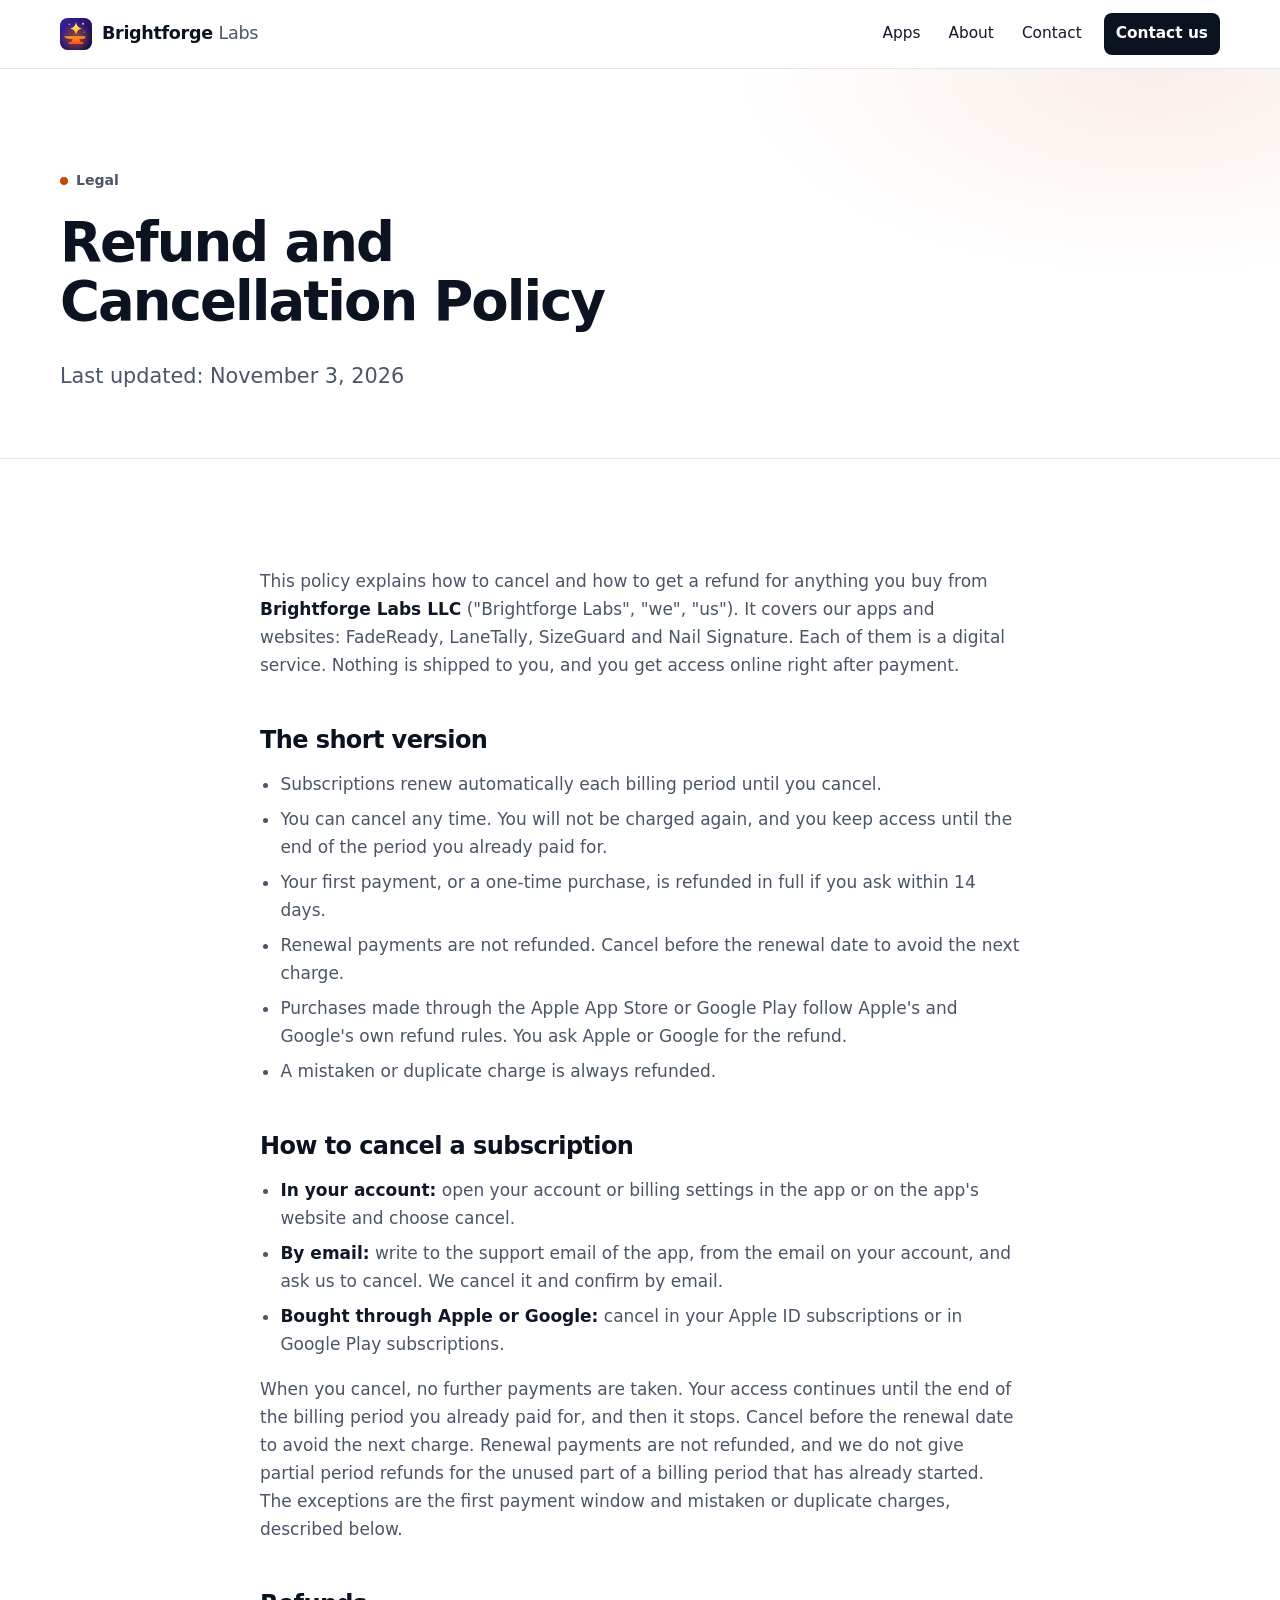
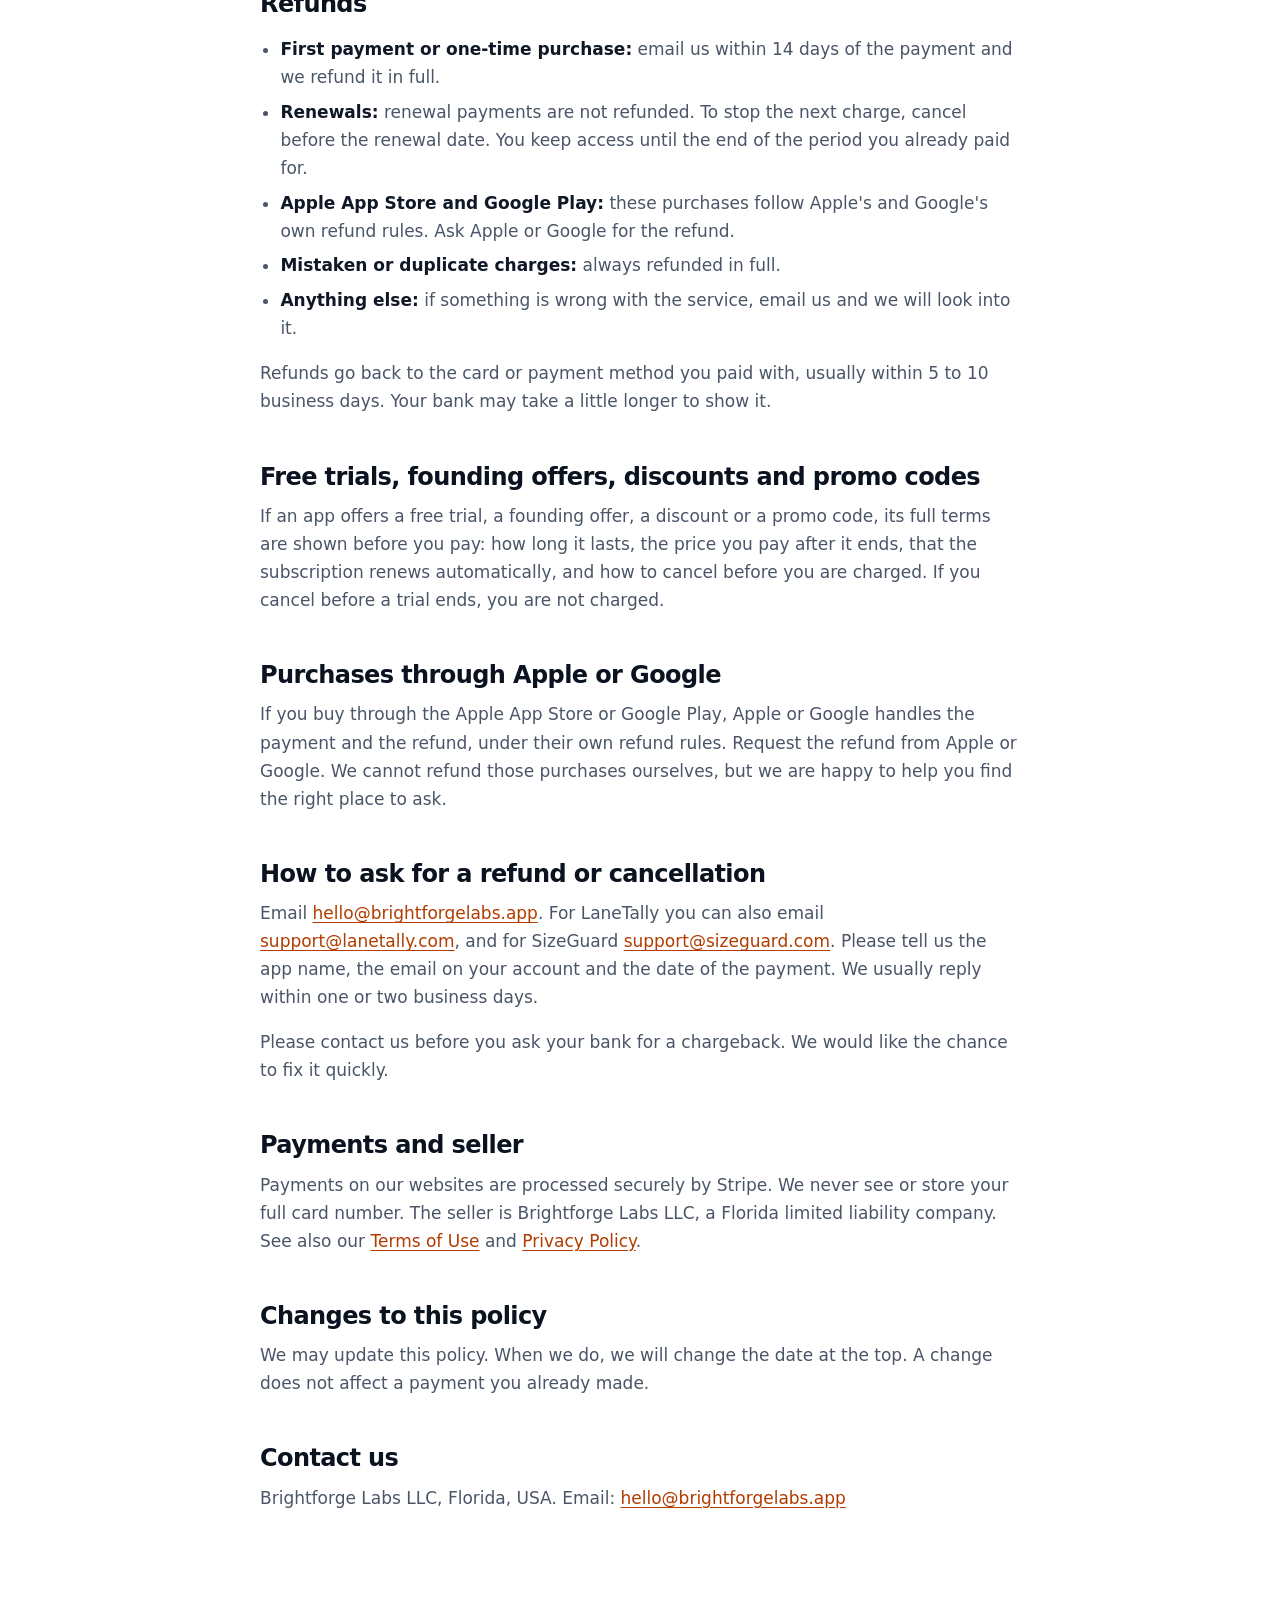
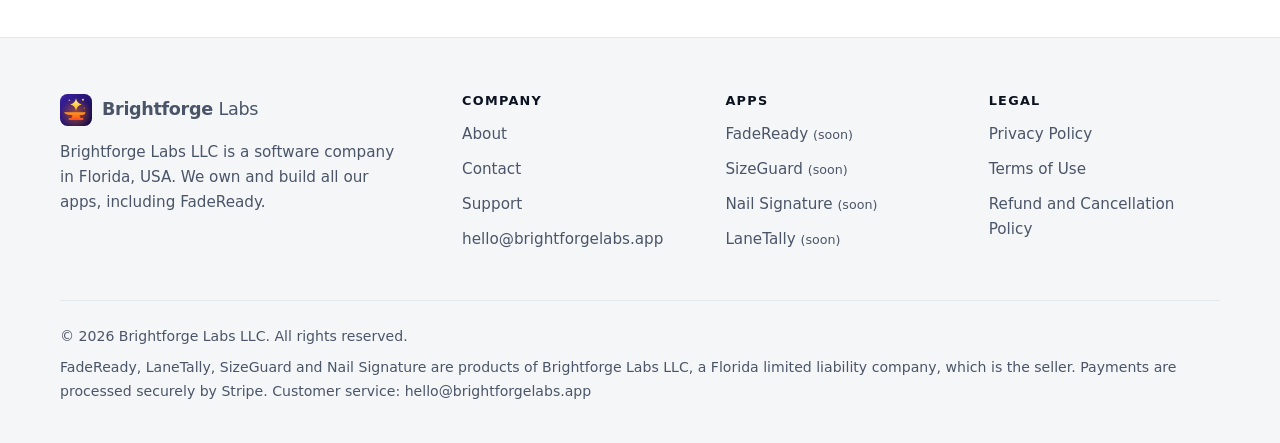
<file: public/refund-policy.html>
<!doctype html>
<html lang="en">
<head>
<meta charset="utf-8">
<meta name="viewport" content="width=device-width,initial-scale=1">
<title>Refund and Cancellation Policy | Brightforge Labs</title>
<meta name="description" content="How to cancel a subscription and how refunds work for FadeReady, LaneTally, SizeGuard and Nail Signature, sold by Brightforge Labs LLC.">
<link rel="canonical" href="https://brightforgelabs.app/refund-policy">
<meta name="theme-color" content="#0b1220">
<meta name="color-scheme" content="light dark">
<link rel="icon" href="/favicon.ico" sizes="48x48">
<link rel="icon" href="/favicon.svg" type="image/svg+xml">
<link rel="icon" href="/favicon-96x96.png" type="image/png" sizes="96x96">
<link rel="apple-touch-icon" href="/apple-touch-icon.png">
<link rel="manifest" href="/site.webmanifest">
<meta property="og:type" content="website">
<meta property="og:site_name" content="Brightforge Labs">
<meta property="og:locale" content="en_US">
<meta property="og:title" content="Refund and Cancellation Policy | Brightforge Labs">
<meta property="og:description" content="How to cancel a subscription and how refunds work for FadeReady, LaneTally, SizeGuard and Nail Signature, sold by Brightforge Labs LLC.">
<meta property="og:url" content="https://brightforgelabs.app/refund-policy">
<meta property="og:image" content="https://brightforgelabs.app/og-image.jpg">
<meta property="og:image:width" content="1200">
<meta property="og:image:height" content="630">
<meta property="og:image:alt" content="Brightforge Labs: the company behind FadeReady, LaneTally, SizeGuard and Nail Signature.">
<meta name="twitter:card" content="summary_large_image">
<meta name="twitter:title" content="Refund and Cancellation Policy | Brightforge Labs">
<meta name="twitter:description" content="How to cancel a subscription and how refunds work for FadeReady, LaneTally, SizeGuard and Nail Signature, sold by Brightforge Labs LLC.">
<meta name="twitter:image" content="https://brightforgelabs.app/og-image.jpg">
<style>:root{--bg:#ffffff;--bg-2:#f5f6f8;--card:#ffffff;--ink:#0b1220;--text:#101828;--muted:#4a5568;--line:#e3e6eb;--accent:#c8460b;--accent-text:#b23c00;--on-accent:#ffffff;--band:#0b1220;--band-text:#e9edf3;--band-muted:#a7b0c0;--live:#067647;--live-bg:#e7f6ee;--soon:#8a4b00;--soon-bg:#fff3e0;--shadow:0 1px 2px rgba(16,24,40,.05),0 4px 16px rgba(16,24,40,.06);--radius:16px;color-scheme:light}@media (prefers-color-scheme:dark){:root:not([data-theme=light]){--bg:#0a0f1c;--bg-2:#0f1626;--card:#111a2c;--ink:#f3f5f9;--text:#e8ecf3;--muted:#a3adbf;--line:#1f2a40;--accent:#ff7a2e;--accent-text:#ff9a5c;--on-accent:#1a0b00;--band:#060a14;--live:#6ce0a6;--live-bg:#0f2f22;--soon:#ffc277;--soon-bg:#33220b;--shadow:0 1px 2px rgba(0,0,0,.4),0 6px 20px rgba(0,0,0,.3);color-scheme:dark}}:root[data-theme=dark]{--bg:#0a0f1c;--bg-2:#0f1626;--card:#111a2c;--ink:#f3f5f9;--text:#e8ecf3;--muted:#a3adbf;--line:#1f2a40;--accent:#ff7a2e;--accent-text:#ff9a5c;--on-accent:#1a0b00;--band:#060a14;--live:#6ce0a6;--live-bg:#0f2f22;--soon:#ffc277;--soon-bg:#33220b;--shadow:0 1px 2px rgba(0,0,0,.4),0 6px 20px rgba(0,0,0,.3);color-scheme:dark}*,*::before,*::after{box-sizing:border-box}html{-webkit-text-size-adjust:100%;scroll-behavior:smooth}body{margin:0;background:var(--bg);color:var(--text);font:400 1.0625rem/1.65 ui-sans-serif,system-ui,-apple-system,"Segoe UI",Roboto,"Helvetica Neue",Arial,sans-serif;-webkit-font-smoothing:antialiased}img,svg{display:block;max-width:100%}a{color:var(--accent-text);text-underline-offset:3px}:focus-visible{outline:3px solid var(--accent);outline-offset:3px;border-radius:6px}h1,h2,h3{color:var(--ink);line-height:1.1;letter-spacing:-.025em;margin:0 0 .5em;font-weight:700;text-wrap:balance}h1{font-size:clamp(2.4rem,5.6vw,4.1rem);letter-spacing:-.035em}h2{font-size:clamp(1.8rem,3.4vw,2.5rem)}h3{font-size:1.2rem;letter-spacing:-.01em}p{margin:0 0 1em}.wrap{width:min(1160px,100% - 40px);margin-inline:auto}.narrow{width:min(760px,100% - 40px);margin-inline:auto}.skip{position:absolute;left:-999px;top:8px;background:var(--card);color:var(--text);padding:8px 14px;border-radius:8px;z-index:9}.skip:focus{left:12px}.site-head{position:sticky;top:env(safe-area-inset-top,0px);z-index:5;background:color-mix(in srgb,var(--bg) 86%,transparent);backdrop-filter:saturate(1.4) blur(12px);-webkit-backdrop-filter:saturate(1.4) blur(12px);border-bottom:1px solid var(--line)}.site-head .wrap{display:flex;align-items:center;justify-content:space-between;gap:16px;min-height:68px}.brand{display:flex;align-items:center;gap:10px;color:var(--ink);text-decoration:none;font-weight:700;font-size:1.1rem;letter-spacing:-.02em;white-space:nowrap}.brand svg{width:32px;height:32px}.brand b{font-weight:500;color:var(--muted)}.nav{display:flex;align-items:center;gap:4px;margin:0;padding:0;list-style:none}.nav a{display:block;padding:8px 12px;border-radius:8px;color:var(--text);text-decoration:none;font-weight:500;font-size:.96rem}.nav a:hover{background:var(--bg-2)}.nav a[aria-current=page]{color:var(--accent-text)}.nav .nav-cta{background:var(--ink);color:var(--bg);margin-left:6px;font-weight:600}.nav .nav-cta:hover{background:var(--ink);opacity:.88}@media (max-width:600px){.brand span{display:none}.nav a{padding:8px 9px}.nav .nav-cta{display:none}}.btns{display:flex;flex-wrap:wrap;gap:12px}.btn{display:inline-flex;align-items:center;gap:8px;padding:13px 22px;border-radius:10px;font-weight:600;text-decoration:none;transition:transform .15s ease,background .15s,border-color .15s}.btn:active{transform:scale(.98)}.btn-primary{background:var(--accent);color:var(--on-accent)}.btn-primary:hover{background:color-mix(in srgb,var(--accent) 88%,#000)}.btn-line{color:var(--ink);border:1px solid var(--line);background:var(--card)}.btn-line:hover{border-color:var(--muted)}.hero{position:relative;overflow:hidden;padding:clamp(56px,9vw,112px) 0 clamp(56px,8vw,96px);border-bottom:1px solid var(--line);background:radial-gradient(700px 360px at 85% 0%,color-mix(in srgb,var(--accent) 10%,transparent),transparent 70%),var(--bg)}.hero .wrap{display:grid;grid-template-columns:1.1fr .9fr;gap:56px;align-items:center}.hero .wrap>*{min-width:0}@media (max-width:900px){.hero .wrap{grid-template-columns:1fr;gap:40px}}.eyebrow{display:inline-flex;align-items:center;gap:8px;font-size:.88rem;font-weight:600;color:var(--muted);margin-bottom:20px}.eyebrow i{width:8px;height:8px;border-radius:50%;background:var(--accent)}.lead{font-size:clamp(1.12rem,2vw,1.3rem);color:var(--muted);max-width:44ch;margin-bottom:32px}.accent{color:var(--accent-text)}.facts{display:flex;flex-wrap:wrap;gap:12px 36px;margin:40px 0 0;padding:24px 0 0;border-top:1px solid var(--line);list-style:none}.facts li{display:flex;flex-direction:column;font-size:.9rem;color:var(--muted)}.facts b{font-size:1.05rem;color:var(--ink);font-weight:600}.org{background:var(--card);border:1px solid var(--line);border-radius:20px;padding:24px;box-shadow:var(--shadow)}.org-cap{font-size:.78rem;font-weight:700;letter-spacing:.1em;text-transform:uppercase;color:var(--muted);margin:0 0 14px}.org-parent{display:flex;align-items:center;gap:14px;padding:16px;border-radius:14px;background:var(--band);color:var(--band-text)}.org-parent svg{width:44px;height:44px;flex:none}.org-parent strong{display:block;font-size:1.05rem;color:#fff}.org-parent span{font-size:.85rem;color:var(--band-muted)}.org-kids{list-style:none;margin:0;padding:14px 0 0 22px;position:relative;display:grid;gap:6px}.org-kids::before{content:"";position:absolute;left:22px;top:0;bottom:30px;width:2px;background:var(--line)}.org-kids li{position:relative;display:flex;align-items:center;gap:12px;padding:10px 0 10px 24px}.org-kids li::before{content:"";position:absolute;left:0;top:50%;width:16px;height:2px;background:var(--line)}.org-kids li>div{min-width:0}.org-kids .tile{width:38px;height:38px;border-radius:10px}.org-kids .tile svg{width:20px;height:20px}.org-kids b{display:block;color:var(--ink);font-size:.98rem;font-weight:600}.org-kids small{color:var(--muted);font-size:.84rem}.org-kids .pill{margin-left:auto}section{padding:clamp(64px,9vw,108px) 0}.alt{background:var(--bg-2);border-block:1px solid var(--line)}.kicker{display:block;font-size:.8rem;font-weight:700;letter-spacing:.12em;text-transform:uppercase;color:var(--accent-text);margin-bottom:12px}.intro{max-width:60ch;color:var(--muted);font-size:1.1rem;margin-bottom:0}.apps{display:grid;gap:20px;grid-template-columns:repeat(auto-fit,minmax(min(100%,440px),1fr));margin-top:40px}.app{display:flex;flex-direction:column;background:var(--card);border:1px solid var(--line);border-radius:var(--radius);padding:28px;box-shadow:var(--shadow);transition:border-color .2s,transform .2s}.app:hover{border-color:color-mix(in srgb,var(--accent) 40%,var(--line));transform:translateY(-2px)}.app-top{display:flex;align-items:center;gap:14px;margin-bottom:18px}.app-top>div{min-width:0}.tile{flex:none;width:56px;height:56px;border-radius:14px;display:grid;place-items:center;color:#fff}.tile svg{width:28px;height:28px}.t-fr{background:linear-gradient(135deg,#111827,#3a1fa6 60%,#ff6a1a)}.t-tr{background:linear-gradient(135deg,#0b0906,#3a2a10 55%,#e8b84a)}.t-sl{background:linear-gradient(135deg,#2b1630,#5a2f5f 55%,#c9a25a)}.app h3{margin:0 0 2px;font-size:1.35rem}.app .for{font-size:.9rem;color:var(--muted)}.pill{display:inline-flex;align-items:center;gap:6px;font-size:.76rem;font-weight:700;padding:4px 10px;border-radius:999px;white-space:nowrap}.pill::before{content:"";width:6px;height:6px;border-radius:50%;background:currentColor}.p-live{color:var(--live);background:var(--live-bg)}.p-soon{color:var(--soon);background:var(--soon-bg)}.app .pill{margin-left:auto;align-self:flex-start}.app p{color:var(--muted)}.feat{list-style:none;margin:4px 0 24px;padding:0;display:grid;gap:8px}.feat li{position:relative;padding-left:26px;font-size:.96rem}.feat li::before{content:"";position:absolute;left:2px;top:.45em;width:12px;height:7px;border-left:2px solid var(--accent);border-bottom:2px solid var(--accent);transform:rotate(-45deg)}.app .more{margin-top:auto;padding-top:18px;border-top:1px solid var(--line);font-weight:600;text-decoration:none;display:flex;justify-content:space-between;align-items:center}.app .more span{transition:transform .15s}.app .more:hover span{transform:translateX(4px)}.values{display:grid;grid-template-columns:repeat(auto-fit,minmax(min(100%,240px),1fr));gap:0 32px;margin-top:40px;border-top:1px solid var(--line)}.value{padding:28px 0 8px}.value .ico{width:40px;height:40px;border-radius:10px;display:grid;place-items:center;background:color-mix(in srgb,var(--accent) 12%,transparent);color:var(--accent-text);margin-bottom:16px}.value .ico svg{width:22px;height:22px}.value p{color:var(--muted);margin:0}.faq{margin-top:32px;border-top:1px solid var(--line)}.faq details{border-bottom:1px solid var(--line)}.faq summary{cursor:pointer;list-style:none;padding:22px 0;font-weight:600;font-size:1.08rem;color:var(--ink);display:flex;justify-content:space-between;gap:16px}.faq summary::-webkit-details-marker{display:none}.faq summary::after{content:"+";font-size:1.4rem;line-height:1;color:var(--accent-text);transition:transform .2s}.faq details[open] summary::after{transform:rotate(45deg)}.faq details p{color:var(--muted);padding-bottom:22px;margin:0;max-width:65ch}.band{background:radial-gradient(600px 300px at 90% 120%,rgba(232,89,12,.35),transparent 70%),var(--band);color:var(--band-text);border-radius:24px;padding:clamp(32px,6vw,64px);display:flex;flex-wrap:wrap;gap:24px 48px;align-items:center;justify-content:space-between}.band>div{min-width:0}.band h2{color:#fff;margin:0 0 .3em}.band p{color:var(--band-muted);margin:0;max-width:46ch}.band .btn-line{background:transparent;color:#fff;border-color:rgba(255,255,255,.3)}.page-hero{padding:clamp(56px,8vw,96px) 0 clamp(40px,6vw,64px);border-bottom:1px solid var(--line);background:radial-gradient(600px 300px at 90% 0%,color-mix(in srgb,var(--accent) 9%,transparent),transparent 70%),var(--bg)}.page-hero h1{font-size:clamp(2.2rem,5vw,3.4rem);max-width:20ch}.page-hero .lead{margin-bottom:0}.prose h2{font-size:1.5rem;margin-top:2em}.prose h3{margin-top:1.6em}.prose p,.prose li{color:var(--muted)}.prose strong{color:var(--text)}.prose ul{padding-left:1.2em}.prose li{margin-bottom:.4em}.facts-table{width:100%;border-collapse:collapse;margin-top:8px}.facts-table th,.facts-table td{text-align:left;padding:14px 0;border-bottom:1px solid var(--line);vertical-align:top}.facts-table th{width:38%;font-weight:600;color:var(--ink);padding-right:16px}.facts-table td{color:var(--muted)}.mail{display:inline-flex;align-items:center;gap:12px;font-size:clamp(1.2rem,4vw,1.7rem);font-weight:700;letter-spacing:-.02em;text-decoration:none;color:var(--ink);padding:18px 24px;border-radius:14px;border:1px solid var(--line);background:var(--card);box-shadow:var(--shadow);word-break:break-all}.mail:hover{border-color:var(--accent)}.mail svg{flex:none;width:26px;height:26px;color:var(--accent-text)}.site-foot{border-top:1px solid var(--line);padding:56px 0 40px;color:var(--muted);font-size:.95rem;background:var(--bg-2)}.foot-grid{display:grid;grid-template-columns:1.6fr repeat(3,1fr);gap:32px}@media (max-width:760px){.foot-grid{grid-template-columns:1fr 1fr}.foot-brand{grid-column:1/-1}}.foot-brand p{max-width:36ch;margin:14px 0 0}.site-foot h2{font-size:.8rem;font-weight:700;letter-spacing:.1em;text-transform:uppercase;color:var(--ink);margin:0 0 14px}.site-foot ul{list-style:none;margin:0;padding:0;display:grid;gap:10px}.site-foot a{color:var(--muted);text-decoration:none}.site-foot a:hover{color:var(--accent-text)}.foot-base{display:flex;flex-wrap:wrap;justify-content:space-between;gap:8px 24px;margin-top:48px;padding-top:24px;border-top:1px solid var(--line);font-size:.88rem}.foot-base p{margin:0}@keyframes up{from{transform:translateY(12px)}}.hero .wrap>*{animation:up .6s cubic-bezier(.2,.8,.2,1) both}.hero .wrap>:nth-child(2){animation-delay:.08s}@media (prefers-reduced-motion:reduce){*,*::before,*::after{animation:none!important;transition:none!important;scroll-behavior:auto!important}}@media (max-width:540px){.values{grid-template-columns:1fr 1fr;gap:0 20px}.value h3{font-size:1.05rem}.value p{font-size:.95rem}.org{padding:18px}.org-kids small{display:none}}.hero-live{--h-text:#eef2f8;--h-muted:#b4bfd2;background:radial-gradient(900px 480px at 80% 110%,rgba(232,89,12,.38),transparent 65%),radial-gradient(700px 420px at 10% -10%,rgba(58,31,166,.55),transparent 65%),#0b1220;color:var(--h-text);border-bottom:0;padding:clamp(56px,8vw,104px) 0 clamp(64px,8vw,104px);isolation:isolate}.hero-live::after{content:"";position:absolute;inset:0;z-index:-1;background-image:linear-gradient(rgba(255,255,255,.045) 1px,transparent 1px),linear-gradient(90deg,rgba(255,255,255,.045) 1px,transparent 1px);background-size:56px 56px;mask-image:radial-gradient(ellipse at 50% 40%,#000 30%,transparent 75%);-webkit-mask-image:radial-gradient(ellipse at 50% 40%,#000 30%,transparent 75%)}.embers{position:absolute;inset:0;width:100%;height:100%;z-index:-1;pointer-events:none}.hero-live .eyebrow{color:var(--h-muted);padding:6px 12px;border:1px solid rgba(255,255,255,.14);border-radius:999px;background:rgba(255,255,255,.04)}.hero-live .eyebrow i{background:#3ddc84;box-shadow:0 0 0 0 rgba(61,220,132,.6);animation:ping 2s ease-out infinite}.hero-live h1{color:#fff;font-size:clamp(2.6rem,6.4vw,4.6rem);margin-bottom:.3em}.hero-live h1 .sub{display:block;font-size:.62em;font-weight:600;color:var(--h-muted);letter-spacing:-.02em;margin-top:.25em}.rot{display:inline-grid;vertical-align:bottom;height:1.15em;overflow:hidden}.rot>span::before{content:attr(data-w)}.rot>span{grid-area:1/1;background:linear-gradient(100deg,#ffd166,#ff8a3d 45%,#ff5c8a);-webkit-background-clip:text;background-clip:text;color:transparent;animation:rot 16s cubic-bezier(.7,0,.3,1) infinite;opacity:0}.rot>span:nth-child(2){animation-delay:4s}.rot>span:nth-child(3){animation-delay:8s}.rot>span:nth-child(4){animation-delay:12s}.hero-live .lead{color:var(--h-muted)}.hero-live .lead b{color:#fff;font-weight:600}.hero-live .btn-line{background:rgba(255,255,255,.04);color:#fff;border-color:rgba(255,255,255,.22)}.hero-live .btn-line:hover{border-color:rgba(255,255,255,.5)}.hero-live .btn-primary{background:#e8590c;color:#fff;box-shadow:0 10px 30px rgba(232,89,12,.35)}.hero-live .btn-primary:hover{background:#ff6a1a}.hero-live .facts{border-color:rgba(255,255,255,.12)}.hero-live .facts li{color:var(--h-muted)}.hero-live .facts b{color:#fff}.sr{position:absolute;width:1px;height:1px;overflow:hidden;clip:rect(0 0 0 0);white-space:nowrap}.stage{position:relative;display:grid;place-items:center;min-height:540px}.stage::before{content:"";position:absolute;width:420px;height:420px;max-width:100%;border-radius:50%;background:radial-gradient(circle,rgba(232,89,12,.35),transparent 65%);filter:blur(10px)}.phone{position:relative;width:268px;height:540px;border-radius:44px;padding:12px;background:linear-gradient(160deg,#2a3346,#0e1422);box-shadow:0 0 0 1px rgba(255,255,255,.12),0 40px 80px rgba(0,0,0,.55),inset 0 0 0 2px rgba(255,255,255,.06);animation:bob 7s ease-in-out infinite}.phone::before{content:"";position:absolute;top:22px;left:50%;width:88px;height:24px;margin-left:-44px;border-radius:14px;background:#05080f;z-index:3}.screen{position:relative;height:100%;border-radius:34px;overflow:hidden;background:#f6f7fb;color:#101828;font-size:13px;line-height:1.35}.scr{position:absolute;inset:0;padding:52px 16px 16px;display:flex;flex-direction:column;gap:10px;opacity:0;transform:translateX(24px);animation:scr 16s ease-in-out infinite}.scr:nth-child(2){animation-delay:4s}.scr:nth-child(3){animation-delay:8s}.scr:nth-child(4){animation-delay:12s}.scr-head{display:flex;align-items:center;gap:8px;font-weight:700;font-size:15px}.scr-head .dot{width:28px;height:28px;border-radius:8px;display:grid;place-items:center;color:#fff}.scr-head .dot svg{width:16px;height:16px}.scr-head small{display:block;font-weight:500;color:#5b6475;font-size:11px}.scr-card{background:#fff;border-radius:14px;padding:12px;box-shadow:0 1px 2px rgba(16,24,40,.06),0 2px 8px rgba(16,24,40,.06)}.scr-card h4{margin:0 0 8px;font-size:11px;letter-spacing:.06em;text-transform:uppercase;color:#5b6475}.row{display:flex;align-items:center;gap:8px;padding:6px 0;border-top:1px solid #eef0f4}.row:first-of-type{border-top:0}.row .av{width:24px;height:24px;border-radius:50%;flex:none;display:grid;place-items:center;font-size:10px;font-weight:700;color:#fff}.row .grow{flex:1;min-width:0}.row small{color:#5b6475;font-size:11px}.tag-now{font-size:10px;font-weight:700;color:#067647;background:#e7f6ee;padding:2px 7px;border-radius:999px}.big{font-size:26px;font-weight:800;letter-spacing:-.02em}.mkts{display:flex;gap:6px}.mkts span{flex:1;text-align:center;font-size:11px;font-weight:600;padding:6px 0;border-radius:8px;background:#eef0f4;color:#344054}.mkts span.on{background:#0f766e;color:#fff}.bar{height:6px;border-radius:6px;background:#eef0f4;overflow:hidden}.bar i{display:block;height:100%;width:62%;border-radius:6px;background:linear-gradient(90deg,#0f766e,#22c55e);animation:grow 4s ease-in-out infinite alternate}.kv{display:flex;justify-content:space-between;font-size:12px;padding:4px 0}.kv b{font-variant-numeric:tabular-nums}.pos{color:#067647}.neg{color:#b42318}.slot{display:flex;gap:8px;align-items:center;padding:7px 0;border-top:1px solid #eef0f4}.slot:first-of-type{border-top:0}.slot time{font-size:11px;font-weight:700;color:#9d174d;width:42px;font-variant-numeric:tabular-nums}.pulse{animation:glow 2.4s ease-in-out infinite}@media (max-width:900px){.stage{min-height:0;padding-top:8px}.phone{width:240px;height:480px}}@keyframes ping{0%{box-shadow:0 0 0 0 rgba(61,220,132,.6)}100%{box-shadow:0 0 0 10px rgba(61,220,132,0)}}@keyframes rot{0%{opacity:0;transform:translateY(60%)}4%,22%{opacity:1;transform:none}26%,100%{opacity:0;transform:translateY(-60%)}}@keyframes scr{0%{opacity:0;transform:translateX(24px)}4%,22%{opacity:1;transform:none}26%,100%{opacity:0;transform:translateX(-24px)}}@keyframes bob{50%{transform:translateY(-10px) rotate(-1deg)}}@keyframes grow{from{width:38%}to{width:78%}}@keyframes glow{50%{background:#fff4ec}}@media (prefers-reduced-motion:reduce){.rot>span:first-child,.scr:first-child{opacity:1;transform:none}}.split{display:grid;grid-template-columns:1fr 1fr;gap:56px;align-items:center}.split>*{min-width:0}@media (max-width:900px){.split{grid-template-columns:1fr;gap:32px}}.forge{position:relative;width:min(100%,480px);aspect-ratio:1;margin-inline:auto}.halo{position:absolute;inset:14%;border-radius:50%;background:radial-gradient(circle,rgba(255,122,26,.42),rgba(124,58,237,.18) 55%,transparent 70%);animation:breathe 4.8s ease-in-out infinite}.emblem{position:relative;width:100%;height:100%;overflow:visible}.ring{transform-origin:200px 200px;animation:turn 80s linear infinite}.links path{animation:flow 1.6s linear infinite}.heat{transform-box:fill-box;transform-origin:center;animation:breathe 2.4s ease-in-out infinite}.star{transform-box:fill-box;transform-origin:50% 100%;animation:strike 2.4s cubic-bezier(.5,0,.2,1) infinite}.flash{transform-box:fill-box;transform-origin:center;opacity:0;animation:flash 2.4s ease-out infinite}.tw{animation:twinkle 2.4s ease-in-out infinite}.t2{animation-delay:.8s}.t3{animation-delay:1.6s}.emitter{position:absolute;left:50%;top:51%;width:1px;height:1px}.orb{position:absolute;display:flex;align-items:center;gap:10px;padding:10px 14px 10px 10px;border-radius:14px;background:rgba(14,20,34,.88);border:1px solid rgba(255,255,255,.14);box-shadow:0 12px 30px rgba(0,0,0,.35);color:#fff;animation:bob 6s ease-in-out infinite;white-space:nowrap}.orb .tile{width:36px;height:36px;border-radius:10px}.orb .tile svg{width:19px;height:19px}.orb b{display:block;font-size:.92rem;font-weight:600;margin-bottom:3px}.orb .pill{font-size:.68rem;padding:2px 8px}.orb .p-live{color:#6ce0a6;background:rgba(108,224,166,.12)}.orb .p-soon{color:#ffc277;background:rgba(255,194,119,.12)}.o1{left:0;top:8%}.o2{right:-4%;top:42%;animation-delay:-2s}.o3{left:4%;bottom:6%;animation-delay:-4s}.o4{right:-2%;top:4%;animation-delay:-3s}@media (max-width:900px){.forge{width:min(100%,400px)}.o2{right:0}}@media (max-width:420px){.orb{padding:7px 10px 7px 7px;gap:8px}.orb .tile{width:28px;height:28px}.orb .tile svg{width:15px;height:15px}.orb b{font-size:.8rem}}.apps-head{align-items:center}.apps-head .stage{min-height:0}@keyframes breathe{50%{opacity:.7;transform:scale(1.06)}}@keyframes turn{to{transform:rotate(360deg)}}@keyframes flow{to{stroke-dashoffset:-28}}@keyframes strike{0%,70%,100%{transform:translateY(0) scale(1)}80%{transform:translateY(-6%) scale(1.08)}86%{transform:translateY(3%) scale(.94)}}@keyframes flash{0%,84%{opacity:0;transform:scale(.4)}86%{opacity:1;transform:scale(.6)}100%{opacity:0;transform:scale(2.6)}}@keyframes twinkle{50%{opacity:.25}}@media (prefers-reduced-motion:reduce){.flash{display:none}}.logo{object-fit:cover;background:#fff;box-shadow:0 0 0 1px rgba(15,23,42,.08)}.hero-logo{display:block;width:72px;height:72px;border-radius:18px;margin-bottom:18px}a.orb{color:inherit;text-decoration:none;cursor:pointer;transition:border-color .2s,background .2s,box-shadow .2s}a.orb:hover,a.orb:focus-visible{border-color:rgba(255,170,80,.6);background:rgba(24,30,48,.95);box-shadow:0 14px 34px rgba(0,0,0,.35),0 0 0 3px rgba(255,138,61,.25)}a.orb:focus-visible{outline:2px solid #ffb03a;outline-offset:3px}@media (prefers-reduced-motion:no-preference){html{scroll-behavior:smooth}.app:target,.app.spot{animation:spot 1.8s ease-out}}.app{scroll-margin-top:96px}@keyframes spot{0%,35%{box-shadow:0 0 0 3px var(--accent),0 18px 40px color-mix(in srgb,var(--accent) 22%,transparent)}100%{box-shadow:0 0 0 0 transparent}}a.orb{touch-action:manipulation}a.orb::before{content:"";position:absolute;inset:-14px -8px}a.orb:hover,a.orb:focus,a.orb:active{animation-play-state:paused}.orb{padding:6px 10px 6px 6px;gap:8px;border-radius:12px}.orb b{font-size:.8rem;margin-bottom:2px}.orb .pill{font-size:.6rem;padding:1px 6px;gap:4px}.orb .pill::before{width:5px;height:5px}@media (max-width:420px){.orb{padding:5px 8px 5px 5px;gap:6px}.orb b{font-size:.72rem}.orb .pill{font-size:.56rem;padding:0 5px}}@media (max-width:900px) and (min-width:561px){.o1{left:-20%}.o2{right:-24%;top:46%}.o3{left:-16%}.o4{right:-20%}}@media (max-width:560px){.o2{right:-3%;top:60%}.o4{right:-3%}.o1{left:-2%}}.app h4{margin:18px 0 6px;font-size:1rem}.app ul.steps{margin:0;padding-left:1.2em;color:var(--muted)}.app .steps li{margin-bottom:.5em}.app a{overflow-wrap:anywhere}</style>
<script type="application/ld+json">{"@context":"https://schema.org","@graph":[{"@type":"Organization","@id":"https://brightforgelabs.app/#organization","name":"Brightforge Labs","legalName":"Brightforge Labs LLC","alternateName":["Brightforge Labs LLC","Brightforge"],"url":"https://brightforgelabs.app/","logo":{"@type":"ImageObject","@id":"https://brightforgelabs.app/#logo","url":"https://brightforgelabs.app/icons/logo-square-512.png","width":512,"height":512,"caption":"Brightforge Labs"},"image":{"@id":"https://brightforgelabs.app/#logo"},"description":"Brightforge Labs LLC is the Florida software company behind FadeReady for barbershops, LaneTally for trucking, SizeGuard for traders and Nail Signature for nail salons: simple, fast, beautiful apps for small businesses and independent pros.","slogan":"Bright ideas, forged into real apps.","email":"hello@brightforgelabs.app","foundingDate":"2026-10-24","founder":{"@type":"Person","name":"Idael Fonseca Hidalgo"},"address":{"@type":"PostalAddress","addressRegion":"FL","addressCountry":"US"},"contactPoint":{"@type":"ContactPoint","contactType":"customer support","email":"hello@brightforgelabs.app","url":"https://brightforgelabs.app/support","availableLanguage":["English","Spanish"]},"knowsAbout":["Trucking dispatch software","Carrier management software","Mobile apps","Software for small businesses","Barbershop booking software","Salon software","Trading tools","Position size and stop size calculators","Trading journals","Prop firm expense and payout tracking"],"brand":[{"@type":"Brand","name":"FadeReady","url":"https://fadeready.com/"},{"@type":"Brand","name":"SizeGuard","url":"https://sizeguard.com/"},{"@type":"Brand","name":"Nail Signature","url":"https://nailsignature.com/"},{"@type":"Brand","name":"LaneTally","url":"https://lanetally.com/"}],"sameAs":[]},{"@type":"WebSite","@id":"https://brightforgelabs.app/#website","url":"https://brightforgelabs.app/","name":"Brightforge Labs","publisher":{"@id":"https://brightforgelabs.app/#organization"},"inLanguage":"en-US"},{"@type":"WebPage","@id":"https://brightforgelabs.app/refund-policy#webpage","url":"https://brightforgelabs.app/refund-policy","name":"Refund and Cancellation Policy | Brightforge Labs","description":"How to cancel a subscription and how refunds work for FadeReady, LaneTally, SizeGuard and Nail Signature, sold by Brightforge Labs LLC.","isPartOf":{"@id":"https://brightforgelabs.app/#website"},"about":{"@id":"https://brightforgelabs.app/#organization"},"inLanguage":"en-US","dateModified":"2026-11-03"}]}</script>
</head>
<body>
<a class="skip" href="#main">Skip to content</a>
<header class="site-head">
<div class="wrap">
<a class="brand" href="/" aria-label="Brightforge Labs home"><svg xmlns="http://www.w3.org/2000/svg" viewBox="0 0 64 64" aria-hidden="true" focusable="false"><defs><linearGradient id="hd-bg" x1="0" y1="0" x2="1" y2="1"><stop offset="0" stop-color="#3A1FA6"/><stop offset="1" stop-color="#140A3D"/></linearGradient><radialGradient id="hd-glow" cx="0.5" cy="0.62" r="0.5"><stop offset="0" stop-color="#FF7A1A" stop-opacity="0.55"/><stop offset="1" stop-color="#FF7A1A" stop-opacity="0"/></radialGradient><linearGradient id="hd-anvil" x1="0" y1="0" x2="0" y2="1"><stop offset="0" stop-color="#FF9A1F"/><stop offset="1" stop-color="#FF4A1C"/></linearGradient><linearGradient id="hd-spark" x1="0" y1="0" x2="0" y2="1"><stop offset="0" stop-color="#FFF1A8"/><stop offset="1" stop-color="#FFB400"/></linearGradient></defs><rect width="64" height="64" rx="15" fill="url(#hd-bg)"/><rect width="64" height="64" rx="15" fill="url(#hd-glow)"/><path fill="url(#hd-anvil)" d="M8 36.5h43c0 3.2-2.6 5.5-6 5.5h-6l2 6h5.5v4h-29v-4H23l2-6h-5C14.5 42 10.5 40 8 36.5z"/><path fill="url(#hd-spark)" d="M32 8.5q1.9 10.4 11.5 12.5Q33.9 23.1 32 33.5 30.1 23.1 20.5 21 30.1 18.9 32 8.5z"/><circle cx="46" cy="11.5" r="2" fill="#FFD24A"/><circle cx="18.5" cy="12.5" r="1.4" fill="#FFD24A"/><circle cx="48.5" cy="28" r="1.2" fill="#FF9A1F"/></svg><span>Brightforge <b>Labs</b></span></a>
<nav aria-label="Main"><ul class="nav"><li><a href="/#apps">Apps</a></li><li><a href="/about">About</a></li><li><a href="/contact">Contact</a></li><li><a class="nav-cta" href="/contact">Contact us</a></li></ul></nav>
</div>
</header>
<main id="main">
<section class="page-hero">
<div class="wrap">
<p class="eyebrow"><i></i>Legal</p>
<h1>Refund and Cancellation Policy</h1>
<p class="lead">Last updated: November 3, 2026</p>
</div>
</section>
<section>
<div class="narrow prose">
<p>This policy explains how to cancel and how to get a refund for anything you buy from <strong>Brightforge Labs LLC</strong> ("Brightforge Labs", "we", "us"). It covers our apps and websites: FadeReady, LaneTally, SizeGuard and Nail Signature. Each of them is a digital service. Nothing is shipped to you, and you get access online right after payment.</p>
<h2>The short version</h2>
<ul>
<li>Subscriptions renew automatically each billing period until you cancel.</li>
<li>You can cancel any time. You will not be charged again, and you keep access until the end of the period you already paid for.</li>
<li>Your first payment, or a one-time purchase, is refunded in full if you ask within 14 days.</li>
<li>Renewal payments are not refunded. Cancel before the renewal date to avoid the next charge.</li>
<li>Purchases made through the Apple App Store or Google Play follow Apple's and Google's own refund rules. You ask Apple or Google for the refund.</li>
<li>A mistaken or duplicate charge is always refunded.</li>
</ul>
<h2>How to cancel a subscription</h2>
<ul>
<li><strong>In your account:</strong> open your account or billing settings in the app or on the app's website and choose cancel.</li>
<li><strong>By email:</strong> write to the support email of the app, from the email on your account, and ask us to cancel. We cancel it and confirm by email.</li>
<li><strong>Bought through Apple or Google:</strong> cancel in your Apple ID subscriptions or in Google Play subscriptions.</li>
</ul>
<p>When you cancel, no further payments are taken. Your access continues until the end of the billing period you already paid for, and then it stops. Cancel before the renewal date to avoid the next charge. Renewal payments are not refunded, and we do not give partial period refunds for the unused part of a billing period that has already started. The exceptions are the first payment window and mistaken or duplicate charges, described below.</p>
<h2>Refunds</h2>
<ul>
<li><strong>First payment or one-time purchase:</strong> email us within 14 days of the payment and we refund it in full.</li>
<li><strong>Renewals:</strong> renewal payments are not refunded. To stop the next charge, cancel before the renewal date. You keep access until the end of the period you already paid for.</li>
<li><strong>Apple App Store and Google Play:</strong> these purchases follow Apple's and Google's own refund rules. Ask Apple or Google for the refund.</li>
<li><strong>Mistaken or duplicate charges:</strong> always refunded in full.</li>
<li><strong>Anything else:</strong> if something is wrong with the service, email us and we will look into it.</li>
</ul>
<p>Refunds go back to the card or payment method you paid with, usually within 5 to 10 business days. Your bank may take a little longer to show it.</p>
<h2>Free trials, founding offers, discounts and promo codes</h2>
<p>If an app offers a free trial, a founding offer, a discount or a promo code, its full terms are shown before you pay: how long it lasts, the price you pay after it ends, that the subscription renews automatically, and how to cancel before you are charged. If you cancel before a trial ends, you are not charged.</p>
<h2>Purchases through Apple or Google</h2>
<p>If you buy through the Apple App Store or Google Play, Apple or Google handles the payment and the refund, under their own refund rules. Request the refund from Apple or Google. We cannot refund those purchases ourselves, but we are happy to help you find the right place to ask.</p>
<h2>How to ask for a refund or cancellation</h2>
<p>Email <!--email_off--><a href="mailto:hello@brightforgelabs.app">hello@brightforgelabs.app</a><!--/email_off-->. For LaneTally you can also email <!--email_off--><a href="mailto:support@lanetally.com">support@lanetally.com</a><!--/email_off-->, and for SizeGuard <!--email_off--><a href="mailto:support@sizeguard.com">support@sizeguard.com</a><!--/email_off-->. Please tell us the app name, the email on your account and the date of the payment. We usually reply within one or two business days.</p>
<p>Please contact us before you ask your bank for a chargeback. We would like the chance to fix it quickly.</p>
<h2>Payments and seller</h2>
<p>Payments on our websites are processed securely by Stripe. We never see or store your full card number. The seller is Brightforge Labs LLC, a Florida limited liability company. See also our <a href="/terms">Terms of Use</a> and <a href="/privacy">Privacy Policy</a>.</p>
<h2>Changes to this policy</h2>
<p>We may update this policy. When we do, we will change the date at the top. A change does not affect a payment you already made.</p>
<h2>Contact us</h2>
<p>Brightforge Labs LLC, Florida, USA. Email: <!--email_off--><a href="mailto:hello@brightforgelabs.app">hello@brightforgelabs.app</a><!--/email_off--></p>
</div>
</section>
</main>
<footer class="site-foot">
<div class="wrap">
<div class="foot-grid">
<div class="foot-brand">
<a class="brand" href="/" aria-label="Brightforge Labs home"><svg xmlns="http://www.w3.org/2000/svg" viewBox="0 0 64 64" aria-hidden="true" focusable="false"><defs><linearGradient id="ft-bg" x1="0" y1="0" x2="1" y2="1"><stop offset="0" stop-color="#3A1FA6"/><stop offset="1" stop-color="#140A3D"/></linearGradient><radialGradient id="ft-glow" cx="0.5" cy="0.62" r="0.5"><stop offset="0" stop-color="#FF7A1A" stop-opacity="0.55"/><stop offset="1" stop-color="#FF7A1A" stop-opacity="0"/></radialGradient><linearGradient id="ft-anvil" x1="0" y1="0" x2="0" y2="1"><stop offset="0" stop-color="#FF9A1F"/><stop offset="1" stop-color="#FF4A1C"/></linearGradient><linearGradient id="ft-spark" x1="0" y1="0" x2="0" y2="1"><stop offset="0" stop-color="#FFF1A8"/><stop offset="1" stop-color="#FFB400"/></linearGradient></defs><rect width="64" height="64" rx="15" fill="url(#ft-bg)"/><rect width="64" height="64" rx="15" fill="url(#ft-glow)"/><path fill="url(#ft-anvil)" d="M8 36.5h43c0 3.2-2.6 5.5-6 5.5h-6l2 6h5.5v4h-29v-4H23l2-6h-5C14.5 42 10.5 40 8 36.5z"/><path fill="url(#ft-spark)" d="M32 8.5q1.9 10.4 11.5 12.5Q33.9 23.1 32 33.5 30.1 23.1 20.5 21 30.1 18.9 32 8.5z"/><circle cx="46" cy="11.5" r="2" fill="#FFD24A"/><circle cx="18.5" cy="12.5" r="1.4" fill="#FFD24A"/><circle cx="48.5" cy="28" r="1.2" fill="#FF9A1F"/></svg><span>Brightforge <b>Labs</b></span></a>
<p>Brightforge Labs LLC is a software company in Florida, USA. We own and build all our apps, including FadeReady.</p>
</div>
<div><h2>Company</h2><ul><li><a href="/about">About</a></li><li><a href="/contact">Contact</a></li><li><a href="/support">Support</a></li><li><!--email_off--><a href="mailto:hello@brightforgelabs.app">hello@brightforgelabs.app</a><!--/email_off--></li></ul></div>
<div><h2>Apps</h2><ul><li><a href="/fadeready">FadeReady</a> <small>(soon)</small></li><li><a href="/sizeguard">SizeGuard</a> <small>(soon)</small></li><li><a href="/nail-signature">Nail Signature</a> <small>(soon)</small></li><li><a href="/lanetally">LaneTally</a> <small>(soon)</small></li></ul></div>
<div><h2>Legal</h2><ul><li><a href="/privacy">Privacy Policy</a></li><li><a href="/terms">Terms of Use</a></li><li><a href="/refund-policy">Refund and Cancellation Policy</a></li></ul></div>
</div>
<div class="foot-base">
<p>© 2026 Brightforge Labs LLC. All rights reserved.</p>
<p>FadeReady, LaneTally, SizeGuard and Nail Signature are products of Brightforge Labs LLC, a Florida limited liability company, which is the seller. Payments are processed securely by Stripe. Customer service: <!--email_off--><a href="mailto:hello@brightforgelabs.app">hello@brightforgelabs.app</a><!--/email_off--></p>
</div>
</div>
</footer>
</body>
</html>
</file>
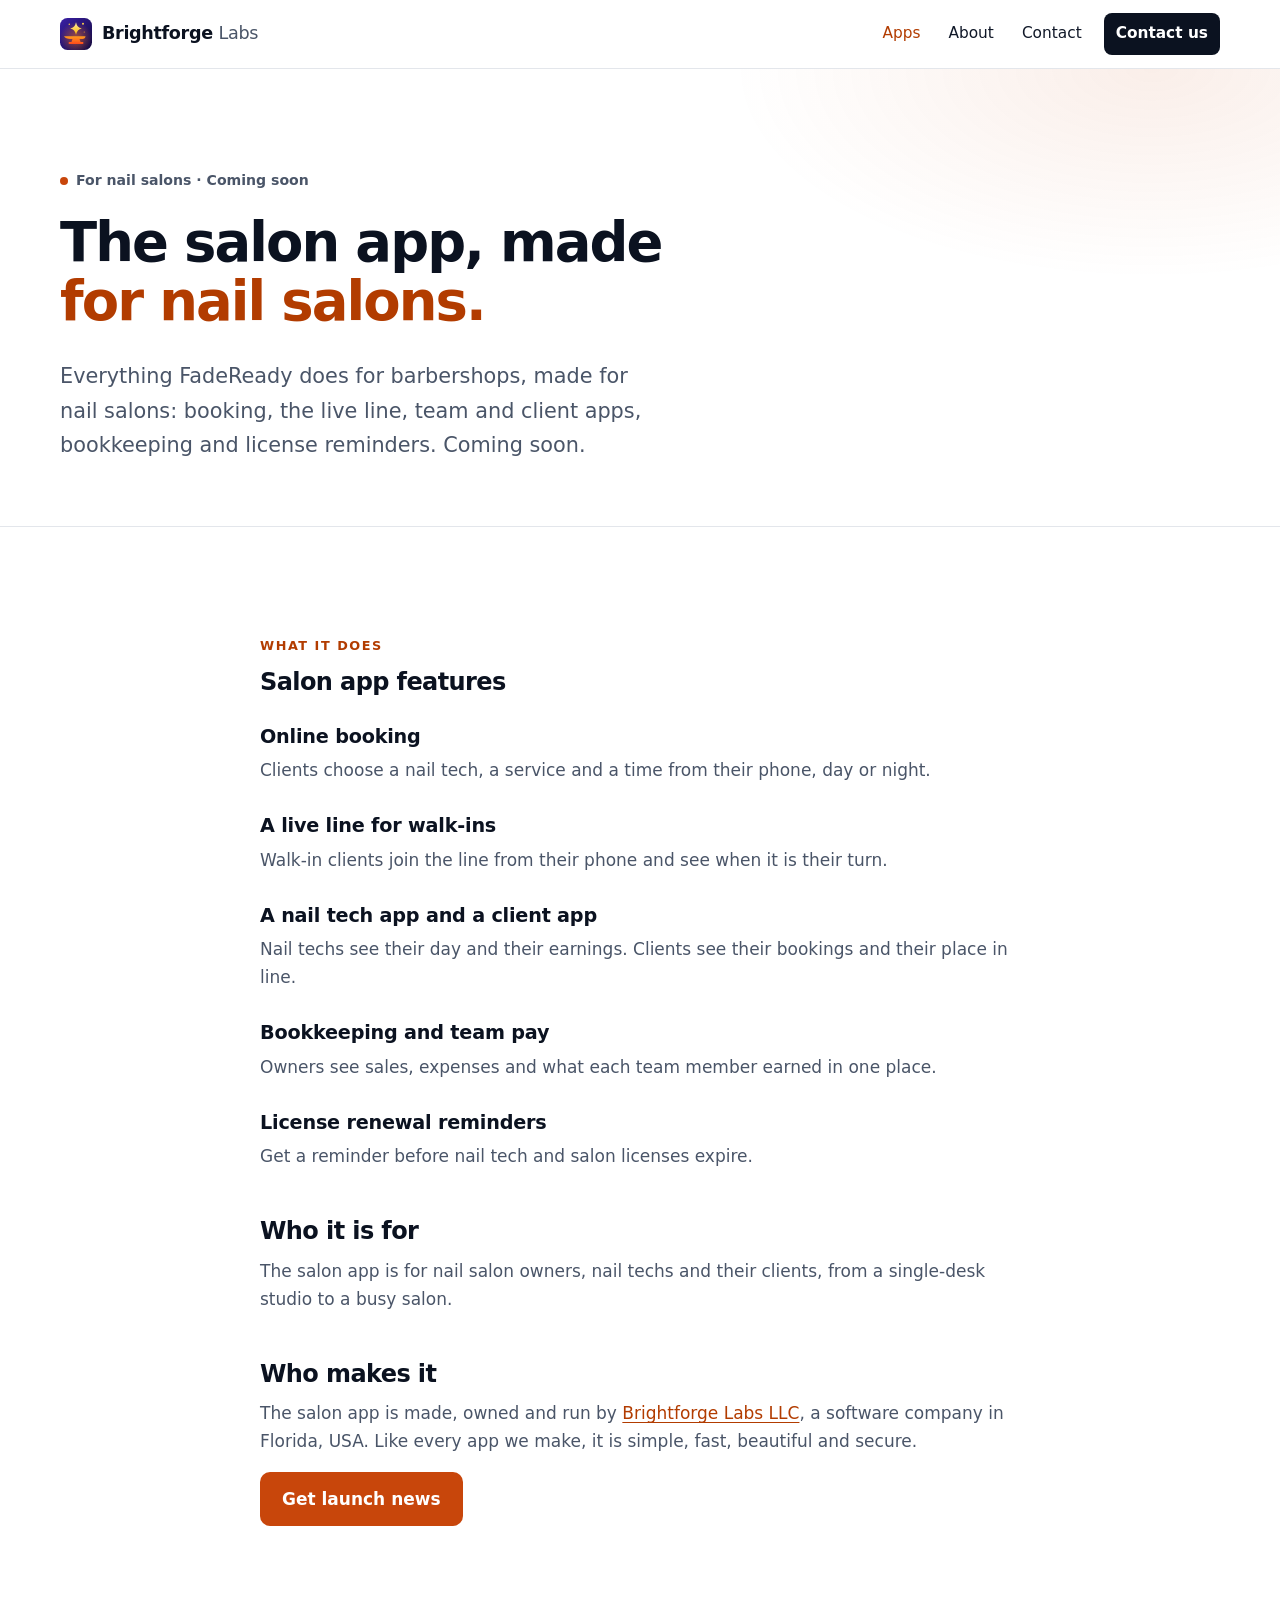
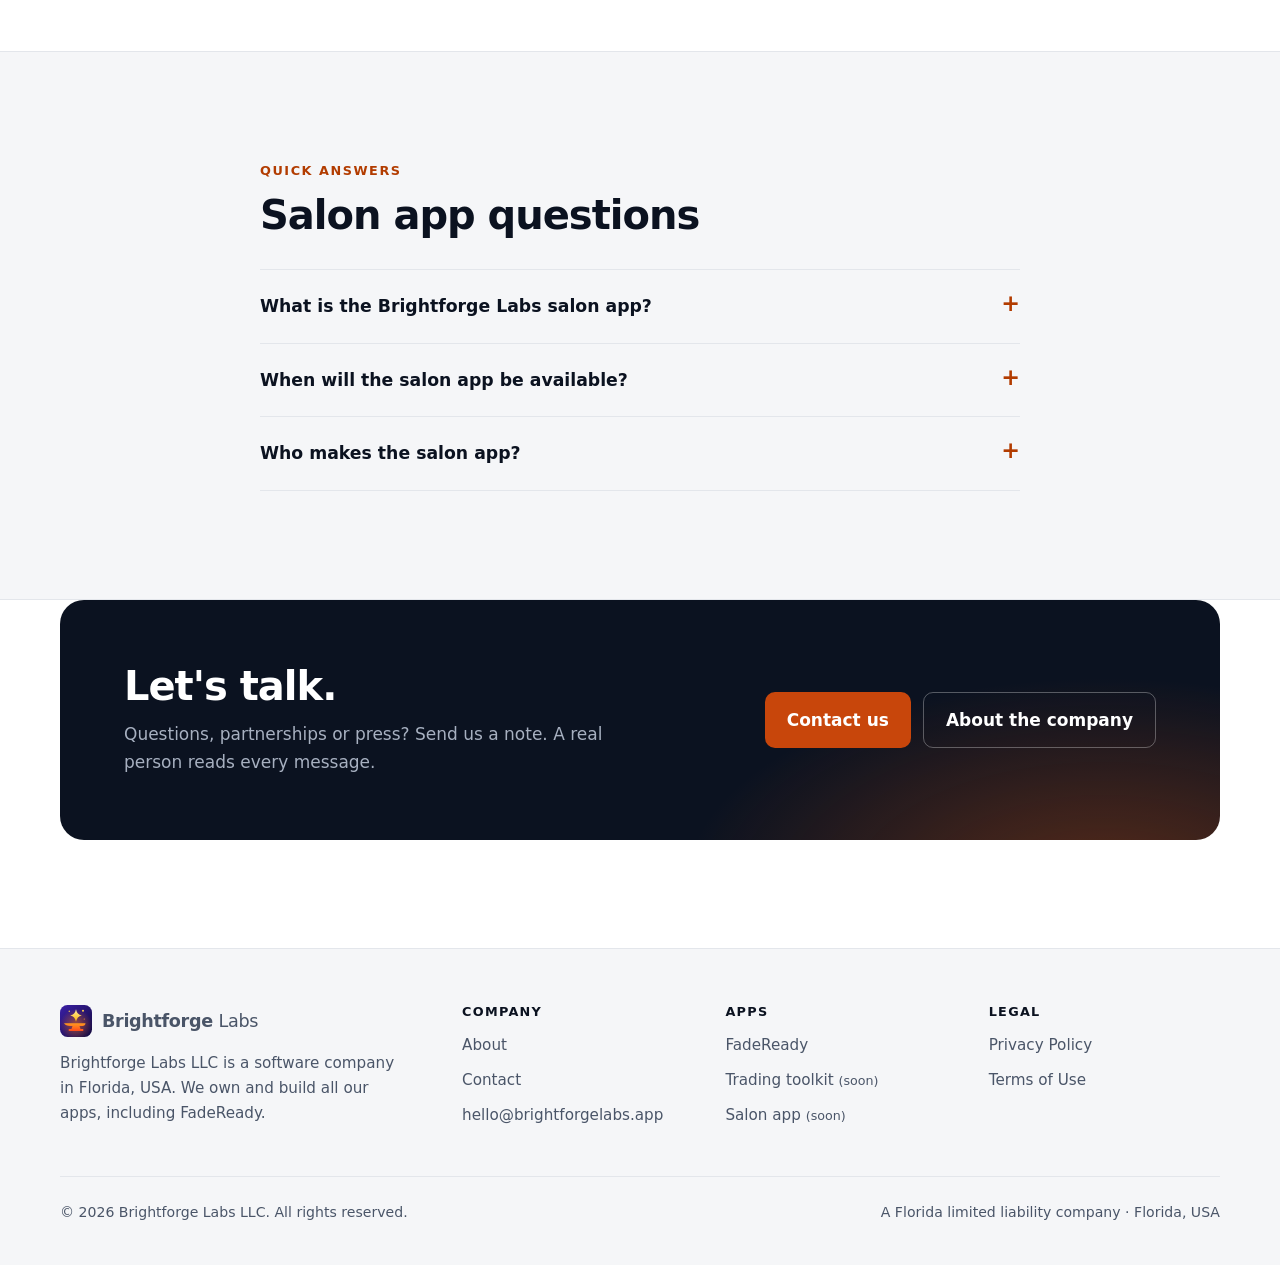
<file: public/salon-app.html>
<!doctype html>
<html lang="en">
<head>
<meta charset="utf-8">
<meta name="viewport" content="width=device-width,initial-scale=1">
<title>Salon app for nail salons: booking, live line and bookkeeping</title>
<meta name="description" content="The Brightforge Labs salon app (coming soon) brings everything FadeReady does to nail salons: online booking, a live line, nail tech and client apps, bookkeeping and license reminders.">
<link rel="canonical" href="https://brightforgelabs.app/salon-app">
<meta name="theme-color" content="#0b1220">
<meta name="color-scheme" content="light dark">
<link rel="icon" href="/favicon.ico" sizes="48x48">
<link rel="icon" href="/favicon.svg" type="image/svg+xml">
<link rel="icon" href="/favicon-96x96.png" type="image/png" sizes="96x96">
<link rel="apple-touch-icon" href="/apple-touch-icon.png">
<link rel="manifest" href="/site.webmanifest">
<meta property="og:type" content="website">
<meta property="og:site_name" content="Brightforge Labs">
<meta property="og:locale" content="en_US">
<meta property="og:title" content="Salon app for nail salons: booking, live line and bookkeeping">
<meta property="og:description" content="The Brightforge Labs salon app (coming soon) brings everything FadeReady does to nail salons: online booking, a live line, nail tech and client apps, bookkeeping and license reminders.">
<meta property="og:url" content="https://brightforgelabs.app/salon-app">
<meta property="og:image" content="https://brightforgelabs.app/og-image.jpg">
<meta property="og:image:width" content="1200">
<meta property="og:image:height" content="630">
<meta property="og:image:alt" content="Brightforge Labs: the company behind FadeReady and more apps.">
<meta name="twitter:card" content="summary_large_image">
<meta name="twitter:title" content="Salon app for nail salons: booking, live line and bookkeeping">
<meta name="twitter:description" content="The Brightforge Labs salon app (coming soon) brings everything FadeReady does to nail salons: online booking, a live line, nail tech and client apps, bookkeeping and license reminders.">
<meta name="twitter:image" content="https://brightforgelabs.app/og-image.jpg">
<style>:root{--bg:#ffffff;--bg-2:#f5f6f8;--card:#ffffff;--ink:#0b1220;--text:#101828;--muted:#4a5568;--line:#e3e6eb;--accent:#c8460b;--accent-text:#b23c00;--on-accent:#ffffff;--band:#0b1220;--band-text:#e9edf3;--band-muted:#a7b0c0;--live:#067647;--live-bg:#e7f6ee;--soon:#8a4b00;--soon-bg:#fff3e0;--shadow:0 1px 2px rgba(16,24,40,.05),0 4px 16px rgba(16,24,40,.06);--radius:16px;color-scheme:light}@media (prefers-color-scheme:dark){:root:not([data-theme=light]){--bg:#0a0f1c;--bg-2:#0f1626;--card:#111a2c;--ink:#f3f5f9;--text:#e8ecf3;--muted:#a3adbf;--line:#1f2a40;--accent:#ff7a2e;--accent-text:#ff9a5c;--on-accent:#1a0b00;--band:#060a14;--live:#6ce0a6;--live-bg:#0f2f22;--soon:#ffc277;--soon-bg:#33220b;--shadow:0 1px 2px rgba(0,0,0,.4),0 6px 20px rgba(0,0,0,.3);color-scheme:dark}}:root[data-theme=dark]{--bg:#0a0f1c;--bg-2:#0f1626;--card:#111a2c;--ink:#f3f5f9;--text:#e8ecf3;--muted:#a3adbf;--line:#1f2a40;--accent:#ff7a2e;--accent-text:#ff9a5c;--on-accent:#1a0b00;--band:#060a14;--live:#6ce0a6;--live-bg:#0f2f22;--soon:#ffc277;--soon-bg:#33220b;--shadow:0 1px 2px rgba(0,0,0,.4),0 6px 20px rgba(0,0,0,.3);color-scheme:dark}*,*::before,*::after{box-sizing:border-box}html{-webkit-text-size-adjust:100%;scroll-behavior:smooth}body{margin:0;background:var(--bg);color:var(--text);font:400 1.0625rem/1.65 ui-sans-serif,system-ui,-apple-system,"Segoe UI",Roboto,"Helvetica Neue",Arial,sans-serif;-webkit-font-smoothing:antialiased}img,svg{display:block;max-width:100%}a{color:var(--accent-text);text-underline-offset:3px}:focus-visible{outline:3px solid var(--accent);outline-offset:3px;border-radius:6px}h1,h2,h3{color:var(--ink);line-height:1.1;letter-spacing:-.025em;margin:0 0 .5em;font-weight:700;text-wrap:balance}h1{font-size:clamp(2.4rem,5.6vw,4.1rem);letter-spacing:-.035em}h2{font-size:clamp(1.8rem,3.4vw,2.5rem)}h3{font-size:1.2rem;letter-spacing:-.01em}p{margin:0 0 1em}.wrap{width:min(1160px,100% - 40px);margin-inline:auto}.narrow{width:min(760px,100% - 40px);margin-inline:auto}.skip{position:absolute;left:-999px;top:8px;background:var(--card);color:var(--text);padding:8px 14px;border-radius:8px;z-index:9}.skip:focus{left:12px}.site-head{position:sticky;top:env(safe-area-inset-top,0px);z-index:5;background:color-mix(in srgb,var(--bg) 86%,transparent);backdrop-filter:saturate(1.4) blur(12px);-webkit-backdrop-filter:saturate(1.4) blur(12px);border-bottom:1px solid var(--line)}.site-head .wrap{display:flex;align-items:center;justify-content:space-between;gap:16px;min-height:68px}.brand{display:flex;align-items:center;gap:10px;color:var(--ink);text-decoration:none;font-weight:700;font-size:1.1rem;letter-spacing:-.02em;white-space:nowrap}.brand svg{width:32px;height:32px}.brand b{font-weight:500;color:var(--muted)}.nav{display:flex;align-items:center;gap:4px;margin:0;padding:0;list-style:none}.nav a{display:block;padding:8px 12px;border-radius:8px;color:var(--text);text-decoration:none;font-weight:500;font-size:.96rem}.nav a:hover{background:var(--bg-2)}.nav a[aria-current=page]{color:var(--accent-text)}.nav .nav-cta{background:var(--ink);color:var(--bg);margin-left:6px;font-weight:600}.nav .nav-cta:hover{background:var(--ink);opacity:.88}@media (max-width:600px){.brand span{display:none}.nav a{padding:8px 9px}.nav .nav-cta{display:none}}.btns{display:flex;flex-wrap:wrap;gap:12px}.btn{display:inline-flex;align-items:center;gap:8px;padding:13px 22px;border-radius:10px;font-weight:600;text-decoration:none;transition:transform .15s ease,background .15s,border-color .15s}.btn:active{transform:scale(.98)}.btn-primary{background:var(--accent);color:var(--on-accent)}.btn-primary:hover{background:color-mix(in srgb,var(--accent) 88%,#000)}.btn-line{color:var(--ink);border:1px solid var(--line);background:var(--card)}.btn-line:hover{border-color:var(--muted)}.hero{position:relative;overflow:hidden;padding:clamp(56px,9vw,112px) 0 clamp(56px,8vw,96px);border-bottom:1px solid var(--line);background:radial-gradient(700px 360px at 85% 0%,color-mix(in srgb,var(--accent) 10%,transparent),transparent 70%),var(--bg)}.hero .wrap{display:grid;grid-template-columns:1.1fr .9fr;gap:56px;align-items:center}.hero .wrap>*{min-width:0}@media (max-width:900px){.hero .wrap{grid-template-columns:1fr;gap:40px}}.eyebrow{display:inline-flex;align-items:center;gap:8px;font-size:.88rem;font-weight:600;color:var(--muted);margin-bottom:20px}.eyebrow i{width:8px;height:8px;border-radius:50%;background:var(--accent)}.lead{font-size:clamp(1.12rem,2vw,1.3rem);color:var(--muted);max-width:44ch;margin-bottom:32px}.accent{color:var(--accent-text)}.facts{display:flex;flex-wrap:wrap;gap:12px 36px;margin:40px 0 0;padding:24px 0 0;border-top:1px solid var(--line);list-style:none}.facts li{display:flex;flex-direction:column;font-size:.9rem;color:var(--muted)}.facts b{font-size:1.05rem;color:var(--ink);font-weight:600}.org{background:var(--card);border:1px solid var(--line);border-radius:20px;padding:24px;box-shadow:var(--shadow)}.org-cap{font-size:.78rem;font-weight:700;letter-spacing:.1em;text-transform:uppercase;color:var(--muted);margin:0 0 14px}.org-parent{display:flex;align-items:center;gap:14px;padding:16px;border-radius:14px;background:var(--band);color:var(--band-text)}.org-parent svg{width:44px;height:44px;flex:none}.org-parent strong{display:block;font-size:1.05rem;color:#fff}.org-parent span{font-size:.85rem;color:var(--band-muted)}.org-kids{list-style:none;margin:0;padding:14px 0 0 22px;position:relative;display:grid;gap:6px}.org-kids::before{content:"";position:absolute;left:22px;top:0;bottom:30px;width:2px;background:var(--line)}.org-kids li{position:relative;display:flex;align-items:center;gap:12px;padding:10px 0 10px 24px}.org-kids li::before{content:"";position:absolute;left:0;top:50%;width:16px;height:2px;background:var(--line)}.org-kids li>div{min-width:0}.org-kids .tile{width:38px;height:38px;border-radius:10px}.org-kids .tile svg{width:20px;height:20px}.org-kids b{display:block;color:var(--ink);font-size:.98rem;font-weight:600}.org-kids small{color:var(--muted);font-size:.84rem}.org-kids .pill{margin-left:auto}section{padding:clamp(64px,9vw,108px) 0}.alt{background:var(--bg-2);border-block:1px solid var(--line)}.kicker{display:block;font-size:.8rem;font-weight:700;letter-spacing:.12em;text-transform:uppercase;color:var(--accent-text);margin-bottom:12px}.intro{max-width:60ch;color:var(--muted);font-size:1.1rem;margin-bottom:0}.apps{display:grid;gap:20px;grid-template-columns:repeat(auto-fit,minmax(min(100%,320px),1fr));margin-top:40px}.app{display:flex;flex-direction:column;background:var(--card);border:1px solid var(--line);border-radius:var(--radius);padding:28px;box-shadow:var(--shadow);transition:border-color .2s,transform .2s}.app:hover{border-color:color-mix(in srgb,var(--accent) 40%,var(--line));transform:translateY(-2px)}.app-top{display:flex;align-items:center;gap:14px;margin-bottom:18px}.app-top>div{min-width:0}.tile{flex:none;width:56px;height:56px;border-radius:14px;display:grid;place-items:center;color:#fff}.tile svg{width:28px;height:28px}.t-fr{background:linear-gradient(135deg,#111827,#3a1fa6 60%,#ff6a1a)}.t-tr{background:linear-gradient(135deg,#0b3b2e,#0f766e 55%,#22c55e)}.t-sl{background:linear-gradient(135deg,#9d174d,#e8457c 55%,#f9a8c4)}.app h3{margin:0 0 2px;font-size:1.35rem}.app .for{font-size:.9rem;color:var(--muted)}.pill{display:inline-flex;align-items:center;gap:6px;font-size:.76rem;font-weight:700;padding:4px 10px;border-radius:999px;white-space:nowrap}.pill::before{content:"";width:6px;height:6px;border-radius:50%;background:currentColor}.p-live{color:var(--live);background:var(--live-bg)}.p-soon{color:var(--soon);background:var(--soon-bg)}.app .pill{margin-left:auto;align-self:flex-start}.app p{color:var(--muted)}.feat{list-style:none;margin:4px 0 24px;padding:0;display:grid;gap:8px}.feat li{position:relative;padding-left:26px;font-size:.96rem}.feat li::before{content:"";position:absolute;left:2px;top:.45em;width:12px;height:7px;border-left:2px solid var(--accent);border-bottom:2px solid var(--accent);transform:rotate(-45deg)}.app .more{margin-top:auto;padding-top:18px;border-top:1px solid var(--line);font-weight:600;text-decoration:none;display:flex;justify-content:space-between;align-items:center}.app .more span{transition:transform .15s}.app .more:hover span{transform:translateX(4px)}.values{display:grid;grid-template-columns:repeat(auto-fit,minmax(min(100%,240px),1fr));gap:0 32px;margin-top:40px;border-top:1px solid var(--line)}.value{padding:28px 0 8px}.value .ico{width:40px;height:40px;border-radius:10px;display:grid;place-items:center;background:color-mix(in srgb,var(--accent) 12%,transparent);color:var(--accent-text);margin-bottom:16px}.value .ico svg{width:22px;height:22px}.value p{color:var(--muted);margin:0}.faq{margin-top:32px;border-top:1px solid var(--line)}.faq details{border-bottom:1px solid var(--line)}.faq summary{cursor:pointer;list-style:none;padding:22px 0;font-weight:600;font-size:1.08rem;color:var(--ink);display:flex;justify-content:space-between;gap:16px}.faq summary::-webkit-details-marker{display:none}.faq summary::after{content:"+";font-size:1.4rem;line-height:1;color:var(--accent-text);transition:transform .2s}.faq details[open] summary::after{transform:rotate(45deg)}.faq details p{color:var(--muted);padding-bottom:22px;margin:0;max-width:65ch}.band{background:radial-gradient(600px 300px at 90% 120%,rgba(232,89,12,.35),transparent 70%),var(--band);color:var(--band-text);border-radius:24px;padding:clamp(32px,6vw,64px);display:flex;flex-wrap:wrap;gap:24px 48px;align-items:center;justify-content:space-between}.band>div{min-width:0}.band h2{color:#fff;margin:0 0 .3em}.band p{color:var(--band-muted);margin:0;max-width:46ch}.band .btn-line{background:transparent;color:#fff;border-color:rgba(255,255,255,.3)}.page-hero{padding:clamp(56px,8vw,96px) 0 clamp(40px,6vw,64px);border-bottom:1px solid var(--line);background:radial-gradient(600px 300px at 90% 0%,color-mix(in srgb,var(--accent) 9%,transparent),transparent 70%),var(--bg)}.page-hero h1{font-size:clamp(2.2rem,5vw,3.4rem);max-width:20ch}.page-hero .lead{margin-bottom:0}.prose h2{font-size:1.5rem;margin-top:2em}.prose h3{margin-top:1.6em}.prose p,.prose li{color:var(--muted)}.prose strong{color:var(--text)}.prose ul{padding-left:1.2em}.prose li{margin-bottom:.4em}.facts-table{width:100%;border-collapse:collapse;margin-top:8px}.facts-table th,.facts-table td{text-align:left;padding:14px 0;border-bottom:1px solid var(--line);vertical-align:top}.facts-table th{width:38%;font-weight:600;color:var(--ink);padding-right:16px}.facts-table td{color:var(--muted)}.mail{display:inline-flex;align-items:center;gap:12px;font-size:clamp(1.2rem,4vw,1.7rem);font-weight:700;letter-spacing:-.02em;text-decoration:none;color:var(--ink);padding:18px 24px;border-radius:14px;border:1px solid var(--line);background:var(--card);box-shadow:var(--shadow);word-break:break-all}.mail:hover{border-color:var(--accent)}.mail svg{flex:none;width:26px;height:26px;color:var(--accent-text)}.site-foot{border-top:1px solid var(--line);padding:56px 0 40px;color:var(--muted);font-size:.95rem;background:var(--bg-2)}.foot-grid{display:grid;grid-template-columns:1.6fr repeat(3,1fr);gap:32px}@media (max-width:760px){.foot-grid{grid-template-columns:1fr 1fr}.foot-brand{grid-column:1/-1}}.foot-brand p{max-width:36ch;margin:14px 0 0}.site-foot h2{font-size:.8rem;font-weight:700;letter-spacing:.1em;text-transform:uppercase;color:var(--ink);margin:0 0 14px}.site-foot ul{list-style:none;margin:0;padding:0;display:grid;gap:10px}.site-foot a{color:var(--muted);text-decoration:none}.site-foot a:hover{color:var(--accent-text)}.foot-base{display:flex;flex-wrap:wrap;justify-content:space-between;gap:8px 24px;margin-top:48px;padding-top:24px;border-top:1px solid var(--line);font-size:.88rem}.foot-base p{margin:0}@keyframes up{from{transform:translateY(12px)}}.hero .wrap>*{animation:up .6s cubic-bezier(.2,.8,.2,1) both}.hero .wrap>:nth-child(2){animation-delay:.08s}@media (prefers-reduced-motion:reduce){*,*::before,*::after{animation:none!important;transition:none!important;scroll-behavior:auto!important}}@media (max-width:540px){.values{grid-template-columns:1fr 1fr;gap:0 20px}.value h3{font-size:1.05rem}.value p{font-size:.95rem}.org{padding:18px}.org-kids small{display:none}}.hero-live{--h-text:#eef2f8;--h-muted:#b4bfd2;background:radial-gradient(900px 480px at 80% 110%,rgba(232,89,12,.38),transparent 65%),radial-gradient(700px 420px at 10% -10%,rgba(58,31,166,.55),transparent 65%),#0b1220;color:var(--h-text);border-bottom:0;padding:clamp(56px,8vw,104px) 0 clamp(64px,8vw,104px);isolation:isolate}.hero-live::after{content:"";position:absolute;inset:0;z-index:-1;background-image:linear-gradient(rgba(255,255,255,.045) 1px,transparent 1px),linear-gradient(90deg,rgba(255,255,255,.045) 1px,transparent 1px);background-size:56px 56px;mask-image:radial-gradient(ellipse at 50% 40%,#000 30%,transparent 75%);-webkit-mask-image:radial-gradient(ellipse at 50% 40%,#000 30%,transparent 75%)}.embers{position:absolute;inset:0;width:100%;height:100%;z-index:-1;pointer-events:none}.hero-live .eyebrow{color:var(--h-muted);padding:6px 12px;border:1px solid rgba(255,255,255,.14);border-radius:999px;background:rgba(255,255,255,.04)}.hero-live .eyebrow i{background:#3ddc84;box-shadow:0 0 0 0 rgba(61,220,132,.6);animation:ping 2s ease-out infinite}.hero-live h1{color:#fff;font-size:clamp(2.6rem,6.4vw,4.6rem);margin-bottom:.3em}.hero-live h1 .sub{display:block;font-size:.62em;font-weight:600;color:var(--h-muted);letter-spacing:-.02em;margin-top:.25em}.rot{display:inline-grid;vertical-align:bottom;height:1.15em;overflow:hidden}.rot>span{grid-area:1/1;background:linear-gradient(100deg,#ffd166,#ff8a3d 45%,#ff5c8a);-webkit-background-clip:text;background-clip:text;color:transparent;animation:rot 12s cubic-bezier(.7,0,.3,1) infinite;opacity:0}.rot>span:nth-child(2){animation-delay:4s}.rot>span:nth-child(3){animation-delay:8s}.hero-live .lead{color:var(--h-muted)}.hero-live .lead b{color:#fff;font-weight:600}.hero-live .btn-line{background:rgba(255,255,255,.04);color:#fff;border-color:rgba(255,255,255,.22)}.hero-live .btn-line:hover{border-color:rgba(255,255,255,.5)}.hero-live .btn-primary{background:#e8590c;color:#fff;box-shadow:0 10px 30px rgba(232,89,12,.35)}.hero-live .btn-primary:hover{background:#ff6a1a}.hero-live .facts{border-color:rgba(255,255,255,.12)}.hero-live .facts li{color:var(--h-muted)}.hero-live .facts b{color:#fff}.sr{position:absolute;width:1px;height:1px;overflow:hidden;clip:rect(0 0 0 0);white-space:nowrap}.stage{position:relative;display:grid;place-items:center;min-height:540px}.stage::before{content:"";position:absolute;width:420px;height:420px;max-width:100%;border-radius:50%;background:radial-gradient(circle,rgba(232,89,12,.35),transparent 65%);filter:blur(10px)}.phone{position:relative;width:268px;height:540px;border-radius:44px;padding:12px;background:linear-gradient(160deg,#2a3346,#0e1422);box-shadow:0 0 0 1px rgba(255,255,255,.12),0 40px 80px rgba(0,0,0,.55),inset 0 0 0 2px rgba(255,255,255,.06);animation:bob 7s ease-in-out infinite}.phone::before{content:"";position:absolute;top:22px;left:50%;width:88px;height:24px;margin-left:-44px;border-radius:14px;background:#05080f;z-index:3}.screen{position:relative;height:100%;border-radius:34px;overflow:hidden;background:#f6f7fb;color:#101828;font-size:13px;line-height:1.35}.scr{position:absolute;inset:0;padding:52px 16px 16px;display:flex;flex-direction:column;gap:10px;opacity:0;transform:translateX(24px);animation:scr 12s ease-in-out infinite}.scr:nth-child(2){animation-delay:4s}.scr:nth-child(3){animation-delay:8s}.scr-head{display:flex;align-items:center;gap:8px;font-weight:700;font-size:15px}.scr-head .dot{width:28px;height:28px;border-radius:8px;display:grid;place-items:center;color:#fff}.scr-head .dot svg{width:16px;height:16px}.scr-head small{display:block;font-weight:500;color:#5b6475;font-size:11px}.scr-card{background:#fff;border-radius:14px;padding:12px;box-shadow:0 1px 2px rgba(16,24,40,.06),0 2px 8px rgba(16,24,40,.06)}.scr-card h4{margin:0 0 8px;font-size:11px;letter-spacing:.06em;text-transform:uppercase;color:#5b6475}.row{display:flex;align-items:center;gap:8px;padding:6px 0;border-top:1px solid #eef0f4}.row:first-of-type{border-top:0}.row .av{width:24px;height:24px;border-radius:50%;flex:none;display:grid;place-items:center;font-size:10px;font-weight:700;color:#fff}.row .grow{flex:1;min-width:0}.row small{color:#5b6475;font-size:11px}.tag-now{font-size:10px;font-weight:700;color:#067647;background:#e7f6ee;padding:2px 7px;border-radius:999px}.big{font-size:26px;font-weight:800;letter-spacing:-.02em}.mkts{display:flex;gap:6px}.mkts span{flex:1;text-align:center;font-size:11px;font-weight:600;padding:6px 0;border-radius:8px;background:#eef0f4;color:#344054}.mkts span.on{background:#0f766e;color:#fff}.bar{height:6px;border-radius:6px;background:#eef0f4;overflow:hidden}.bar i{display:block;height:100%;width:62%;border-radius:6px;background:linear-gradient(90deg,#0f766e,#22c55e);animation:grow 4s ease-in-out infinite alternate}.kv{display:flex;justify-content:space-between;font-size:12px;padding:4px 0}.kv b{font-variant-numeric:tabular-nums}.pos{color:#067647}.neg{color:#b42318}.slot{display:flex;gap:8px;align-items:center;padding:7px 0;border-top:1px solid #eef0f4}.slot:first-of-type{border-top:0}.slot time{font-size:11px;font-weight:700;color:#9d174d;width:42px;font-variant-numeric:tabular-nums}.pulse{animation:glow 2.4s ease-in-out infinite}@media (max-width:900px){.stage{min-height:0;padding-top:8px}.phone{width:240px;height:480px}}@keyframes ping{0%{box-shadow:0 0 0 0 rgba(61,220,132,.6)}100%{box-shadow:0 0 0 10px rgba(61,220,132,0)}}@keyframes rot{0%{opacity:0;transform:translateY(60%)}5%,30%{opacity:1;transform:none}35%,100%{opacity:0;transform:translateY(-60%)}}@keyframes scr{0%{opacity:0;transform:translateX(24px)}5%,30%{opacity:1;transform:none}35%,100%{opacity:0;transform:translateX(-24px)}}@keyframes bob{50%{transform:translateY(-10px) rotate(-1deg)}}@keyframes grow{from{width:38%}to{width:78%}}@keyframes glow{50%{background:#fff4ec}}@media (prefers-reduced-motion:reduce){.rot>span:first-child,.scr:first-child{opacity:1;transform:none}}.split{display:grid;grid-template-columns:1fr 1fr;gap:56px;align-items:center}.split>*{min-width:0}@media (max-width:900px){.split{grid-template-columns:1fr;gap:32px}}.forge{position:relative;width:min(100%,480px);aspect-ratio:1;margin-inline:auto}.halo{position:absolute;inset:14%;border-radius:50%;background:radial-gradient(circle,rgba(255,122,26,.42),rgba(124,58,237,.18) 55%,transparent 70%);animation:breathe 4.8s ease-in-out infinite}.emblem{position:relative;width:100%;height:100%;overflow:visible}.ring{transform-origin:200px 200px;animation:turn 80s linear infinite}.links path{animation:flow 1.6s linear infinite}.heat{transform-box:fill-box;transform-origin:center;animation:breathe 2.4s ease-in-out infinite}.star{transform-box:fill-box;transform-origin:50% 100%;animation:strike 2.4s cubic-bezier(.5,0,.2,1) infinite}.flash{transform-box:fill-box;transform-origin:center;opacity:0;animation:flash 2.4s ease-out infinite}.tw{animation:twinkle 2.4s ease-in-out infinite}.t2{animation-delay:.8s}.t3{animation-delay:1.6s}.emitter{position:absolute;left:50%;top:51%;width:1px;height:1px}.orb{position:absolute;display:flex;align-items:center;gap:10px;padding:10px 14px 10px 10px;border-radius:14px;background:rgba(14,20,34,.88);border:1px solid rgba(255,255,255,.14);box-shadow:0 12px 30px rgba(0,0,0,.35);color:#fff;animation:bob 6s ease-in-out infinite;white-space:nowrap}.orb .tile{width:36px;height:36px;border-radius:10px}.orb .tile svg{width:19px;height:19px}.orb b{display:block;font-size:.92rem;font-weight:600;margin-bottom:3px}.orb .pill{font-size:.68rem;padding:2px 8px}.orb .p-live{color:#6ce0a6;background:rgba(108,224,166,.12)}.orb .p-soon{color:#ffc277;background:rgba(255,194,119,.12)}.o1{left:0;top:8%}.o2{right:-4%;top:42%;animation-delay:-2s}.o3{left:4%;bottom:6%;animation-delay:-4s}@media (max-width:900px){.forge{width:min(100%,400px)}.o2{right:0}}@media (max-width:420px){.orb{padding:7px 10px 7px 7px;gap:8px}.orb .tile{width:28px;height:28px}.orb .tile svg{width:15px;height:15px}.orb b{font-size:.8rem}}.apps-head{align-items:center}.apps-head .stage{min-height:0}@keyframes breathe{50%{opacity:.7;transform:scale(1.06)}}@keyframes turn{to{transform:rotate(360deg)}}@keyframes flow{to{stroke-dashoffset:-28}}@keyframes strike{0%,70%,100%{transform:translateY(0) scale(1)}80%{transform:translateY(-6%) scale(1.08)}86%{transform:translateY(3%) scale(.94)}}@keyframes flash{0%,84%{opacity:0;transform:scale(.4)}86%{opacity:1;transform:scale(.6)}100%{opacity:0;transform:scale(2.6)}}@keyframes twinkle{50%{opacity:.25}}@media (prefers-reduced-motion:reduce){.flash{display:none}}</style>
<script type="application/ld+json">{"@context":"https://schema.org","@graph":[{"@type":"Organization","@id":"https://brightforgelabs.app/#organization","name":"Brightforge Labs","legalName":"Brightforge Labs LLC","alternateName":["Brightforge Labs LLC","Brightforge"],"url":"https://brightforgelabs.app/","logo":{"@type":"ImageObject","@id":"https://brightforgelabs.app/#logo","url":"https://brightforgelabs.app/icons/logo-square-512.png","width":512,"height":512,"caption":"Brightforge Labs"},"image":{"@id":"https://brightforgelabs.app/#logo"},"description":"Brightforge Labs LLC is the Florida software company behind FadeReady. We build simple, fast, beautiful apps for small businesses and independent pros, with a trading toolkit and a salon app coming soon.","slogan":"Bright ideas, forged into real apps.","email":"hello@brightforgelabs.app","foundingDate":"2026-10-24","founder":{"@type":"Person","name":"Idael Fonseca Hidalgo"},"address":{"@type":"PostalAddress","addressRegion":"FL","addressCountry":"US"},"contactPoint":{"@type":"ContactPoint","contactType":"customer support","email":"hello@brightforgelabs.app","availableLanguage":["English"]},"knowsAbout":["Mobile apps","Software for small businesses","Barbershop booking software","Salon software","Trading tools","Position size and stop size calculators","Trading journals","Prop firm expense and payout tracking"],"brand":[{"@type":"Brand","name":"FadeReady","url":"https://fadeready.com/"}],"sameAs":[]},{"@type":"WebSite","@id":"https://brightforgelabs.app/#website","url":"https://brightforgelabs.app/","name":"Brightforge Labs","publisher":{"@id":"https://brightforgelabs.app/#organization"},"inLanguage":"en-US"},{"@type":"WebPage","@id":"https://brightforgelabs.app/salon-app#webpage","url":"https://brightforgelabs.app/salon-app","name":"Salon app for nail salons: booking, live line and bookkeeping","description":"The Brightforge Labs salon app (coming soon) brings everything FadeReady does to nail salons: online booking, a live line, nail tech and client apps, bookkeeping and license reminders.","isPartOf":{"@id":"https://brightforgelabs.app/#website"},"about":{"@id":"https://brightforgelabs.app/#organization"},"inLanguage":"en-US","dateModified":"2026-10-31"},{"@type":"SoftwareApplication","@id":"https://brightforgelabs.app/salon-app#app","name":"Salon app","url":"https://brightforgelabs.app/salon-app","applicationCategory":"BusinessApplication","operatingSystem":"iOS, Android, Web","description":"The Brightforge Labs salon app (coming soon) brings everything FadeReady does to nail salons: online booking, a live line, nail tech and client apps, bookkeeping and license reminders.","featureList":["Online booking","A live line for walk-ins","A nail tech app and a client app","Bookkeeping and team pay","License renewal reminders"],"author":{"@id":"https://brightforgelabs.app/#organization"},"publisher":{"@id":"https://brightforgelabs.app/#organization"},"releaseNotes":"In development, coming soon."},{"@type":"FAQPage","@id":"https://brightforgelabs.app/salon-app#faq","mainEntity":[{"@type":"Question","name":"What is the Brightforge Labs salon app?","acceptedAnswer":{"@type":"Answer","text":"It is an app for nail salons that does everything FadeReady does for barbershops: online booking, a live line, nail tech and client apps, bookkeeping and license renewal reminders."}},{"@type":"Question","name":"When will the salon app be available?","acceptedAnswer":{"@type":"Answer","text":"It is in development. Email hello@brightforgelabs.app to hear when it launches."}},{"@type":"Question","name":"Who makes the salon app?","acceptedAnswer":{"@type":"Answer","text":"Brightforge Labs LLC, the Florida software company that also makes FadeReady."}}]},{"@type":"BreadcrumbList","@id":"https://brightforgelabs.app/salon-app#breadcrumb","itemListElement":[{"@type":"ListItem","position":1,"name":"Home","item":"https://brightforgelabs.app/"},{"@type":"ListItem","position":2,"name":"Salon app","item":"https://brightforgelabs.app/salon-app"}]}]}</script>
</head>
<body>
<a class="skip" href="#main">Skip to content</a>
<header class="site-head">
<div class="wrap">
<a class="brand" href="/" aria-label="Brightforge Labs home"><svg xmlns="http://www.w3.org/2000/svg" viewBox="0 0 64 64" aria-hidden="true" focusable="false"><defs><linearGradient id="hd-bg" x1="0" y1="0" x2="1" y2="1"><stop offset="0" stop-color="#3A1FA6"/><stop offset="1" stop-color="#140A3D"/></linearGradient><radialGradient id="hd-glow" cx="0.5" cy="0.62" r="0.5"><stop offset="0" stop-color="#FF7A1A" stop-opacity="0.55"/><stop offset="1" stop-color="#FF7A1A" stop-opacity="0"/></radialGradient><linearGradient id="hd-anvil" x1="0" y1="0" x2="0" y2="1"><stop offset="0" stop-color="#FF9A1F"/><stop offset="1" stop-color="#FF4A1C"/></linearGradient><linearGradient id="hd-spark" x1="0" y1="0" x2="0" y2="1"><stop offset="0" stop-color="#FFF1A8"/><stop offset="1" stop-color="#FFB400"/></linearGradient></defs><rect width="64" height="64" rx="15" fill="url(#hd-bg)"/><rect width="64" height="64" rx="15" fill="url(#hd-glow)"/><path fill="url(#hd-anvil)" d="M8 36.5h43c0 3.2-2.6 5.5-6 5.5h-6l2 6h5.5v4h-29v-4H23l2-6h-5C14.5 42 10.5 40 8 36.5z"/><path fill="url(#hd-spark)" d="M32 8.5q1.9 10.4 11.5 12.5Q33.9 23.1 32 33.5 30.1 23.1 20.5 21 30.1 18.9 32 8.5z"/><circle cx="46" cy="11.5" r="2" fill="#FFD24A"/><circle cx="18.5" cy="12.5" r="1.4" fill="#FFD24A"/><circle cx="48.5" cy="28" r="1.2" fill="#FF9A1F"/></svg><span>Brightforge <b>Labs</b></span></a>
<nav aria-label="Main"><ul class="nav"><li><a href="/#apps" aria-current=page>Apps</a></li><li><a href="/about">About</a></li><li><a href="/contact">Contact</a></li><li><a class="nav-cta" href="/contact">Contact us</a></li></ul></nav>
</div>
</header>
<main id="main">
<section class="page-hero">
<div class="wrap">
<p class="eyebrow"><i></i>For nail salons · Coming soon</p>
<h1>The salon app, made <span class="accent">for nail salons.</span></h1>
<p class="lead">Everything FadeReady does for barbershops, made for nail salons: booking, the live line, team and client apps, bookkeeping and license reminders. Coming soon.</p>
</div>
</section>
<section>
<div class="narrow prose">
<span class="kicker">What it does</span>
<h2 style="margin-top:0">Salon app features</h2>
<h3>Online booking</h3><p>Clients choose a nail tech, a service and a time from their phone, day or night.</p><h3>A live line for walk-ins</h3><p>Walk-in clients join the line from their phone and see when it is their turn.</p><h3>A nail tech app and a client app</h3><p>Nail techs see their day and their earnings. Clients see their bookings and their place in line.</p><h3>Bookkeeping and team pay</h3><p>Owners see sales, expenses and what each team member earned in one place.</p><h3>License renewal reminders</h3><p>Get a reminder before nail tech and salon licenses expire.</p>
<h2>Who it is for</h2>
<p>The salon app is for nail salon owners, nail techs and their clients, from a single-desk studio to a busy salon.</p>
<h2>Who makes it</h2>
<p>The salon app is made, owned and run by <a href="/about">Brightforge Labs LLC</a>, a software company in Florida, USA. Like every app we make, it is simple, fast, beautiful and secure.</p>
<p><a class="btn btn-primary" href="/contact">Get launch news</a></p>
</div>
</section>
<section class="alt">
<div class="narrow">
<span class="kicker">Quick answers</span>
<h2>Salon app questions</h2>
<div class="faq"><details><summary>What is the Brightforge Labs salon app?</summary><p>It is an app for nail salons that does everything FadeReady does for barbershops: online booking, a live line, nail tech and client apps, bookkeeping and license renewal reminders.</p></details><details><summary>When will the salon app be available?</summary><p>It is in development. Email <!--email_off--><a href="mailto:hello@brightforgelabs.app">hello@brightforgelabs.app</a><!--/email_off--> to hear when it launches.</p></details><details><summary>Who makes the salon app?</summary><p>Brightforge Labs LLC, the Florida software company that also makes FadeReady.</p></details></div>
</div>
</section>
<section style="padding-top:0">
<div class="wrap">
<div class="band">
<div><h2>Let's talk.</h2><p>Questions, partnerships or press? Send us a note. A real person reads every message.</p></div>
<div class="btns"><a class="btn btn-primary" href="/contact">Contact us</a><a class="btn btn-line" href="/about">About the company</a></div>
</div>
</div>
</section>
</main>
<footer class="site-foot">
<div class="wrap">
<div class="foot-grid">
<div class="foot-brand">
<a class="brand" href="/" aria-label="Brightforge Labs home"><svg xmlns="http://www.w3.org/2000/svg" viewBox="0 0 64 64" aria-hidden="true" focusable="false"><defs><linearGradient id="ft-bg" x1="0" y1="0" x2="1" y2="1"><stop offset="0" stop-color="#3A1FA6"/><stop offset="1" stop-color="#140A3D"/></linearGradient><radialGradient id="ft-glow" cx="0.5" cy="0.62" r="0.5"><stop offset="0" stop-color="#FF7A1A" stop-opacity="0.55"/><stop offset="1" stop-color="#FF7A1A" stop-opacity="0"/></radialGradient><linearGradient id="ft-anvil" x1="0" y1="0" x2="0" y2="1"><stop offset="0" stop-color="#FF9A1F"/><stop offset="1" stop-color="#FF4A1C"/></linearGradient><linearGradient id="ft-spark" x1="0" y1="0" x2="0" y2="1"><stop offset="0" stop-color="#FFF1A8"/><stop offset="1" stop-color="#FFB400"/></linearGradient></defs><rect width="64" height="64" rx="15" fill="url(#ft-bg)"/><rect width="64" height="64" rx="15" fill="url(#ft-glow)"/><path fill="url(#ft-anvil)" d="M8 36.5h43c0 3.2-2.6 5.5-6 5.5h-6l2 6h5.5v4h-29v-4H23l2-6h-5C14.5 42 10.5 40 8 36.5z"/><path fill="url(#ft-spark)" d="M32 8.5q1.9 10.4 11.5 12.5Q33.9 23.1 32 33.5 30.1 23.1 20.5 21 30.1 18.9 32 8.5z"/><circle cx="46" cy="11.5" r="2" fill="#FFD24A"/><circle cx="18.5" cy="12.5" r="1.4" fill="#FFD24A"/><circle cx="48.5" cy="28" r="1.2" fill="#FF9A1F"/></svg><span>Brightforge <b>Labs</b></span></a>
<p>Brightforge Labs LLC is a software company in Florida, USA. We own and build all our apps, including FadeReady.</p>
</div>
<div><h2>Company</h2><ul><li><a href="/about">About</a></li><li><a href="/contact">Contact</a></li><li><!--email_off--><a href="mailto:hello@brightforgelabs.app">hello@brightforgelabs.app</a><!--/email_off--></li></ul></div>
<div><h2>Apps</h2><ul><li><a href="/fadeready">FadeReady</a></li><li><a href="/trading-toolkit">Trading toolkit</a> <small>(soon)</small></li><li><a href="/salon-app">Salon app</a> <small>(soon)</small></li></ul></div>
<div><h2>Legal</h2><ul><li><a href="/privacy">Privacy Policy</a></li><li><a href="/terms">Terms of Use</a></li></ul></div>
</div>
<div class="foot-base">
<p>© 2026 Brightforge Labs LLC. All rights reserved.</p>
<p>A Florida limited liability company · Florida, USA</p>
</div>
</div>
</footer>
</body>
</html>
</file>
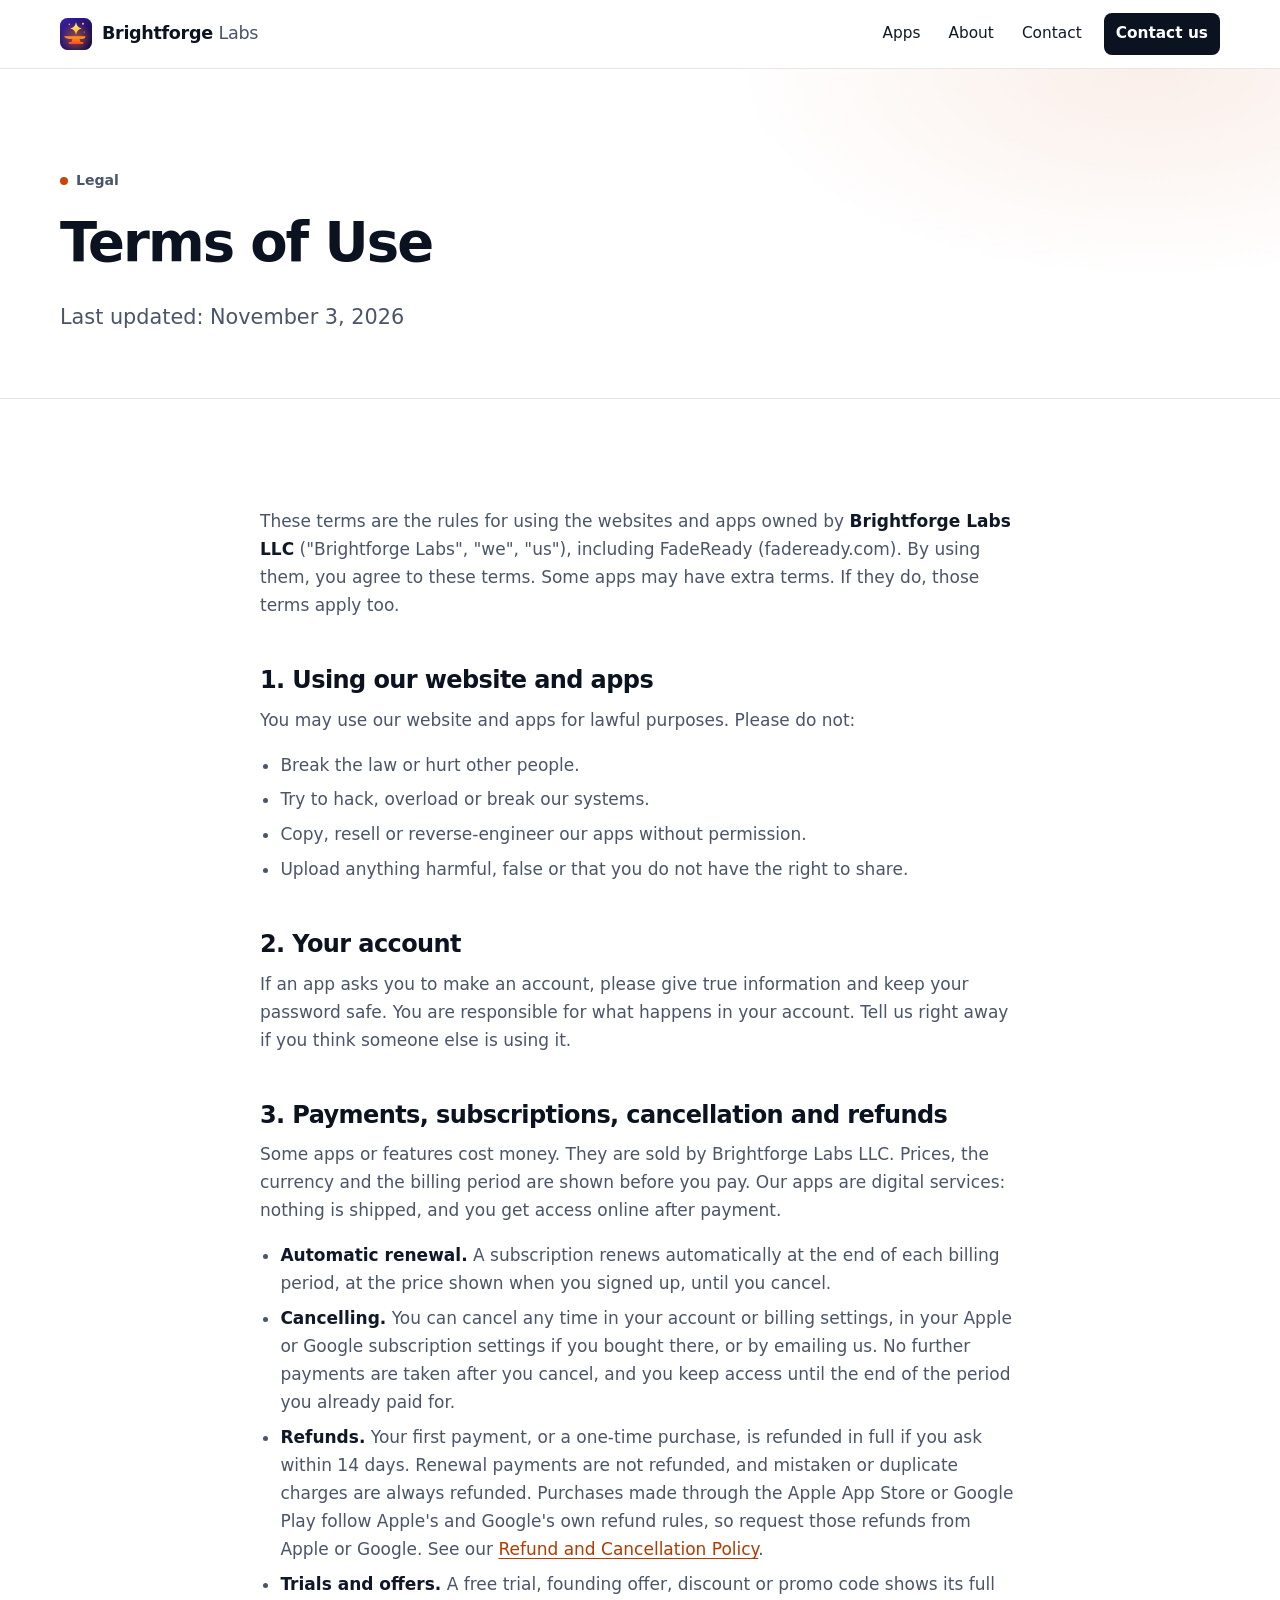
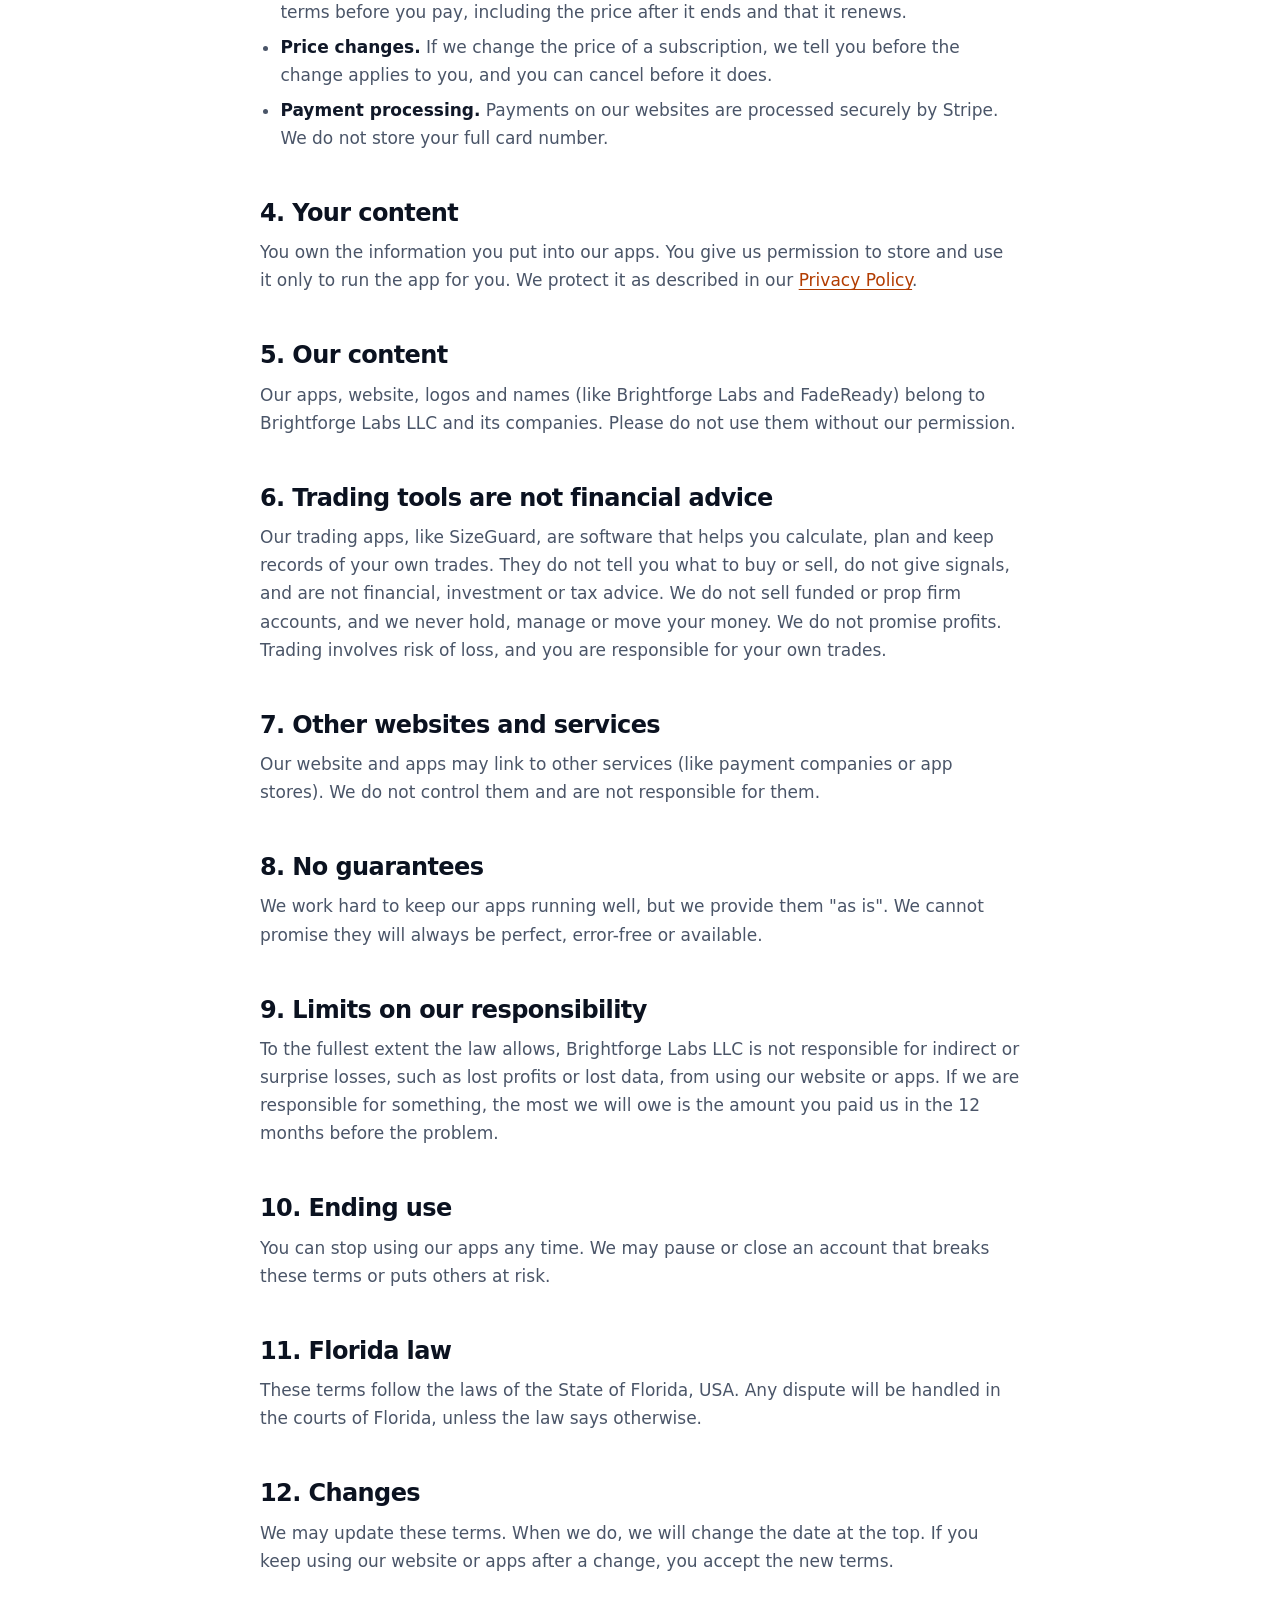
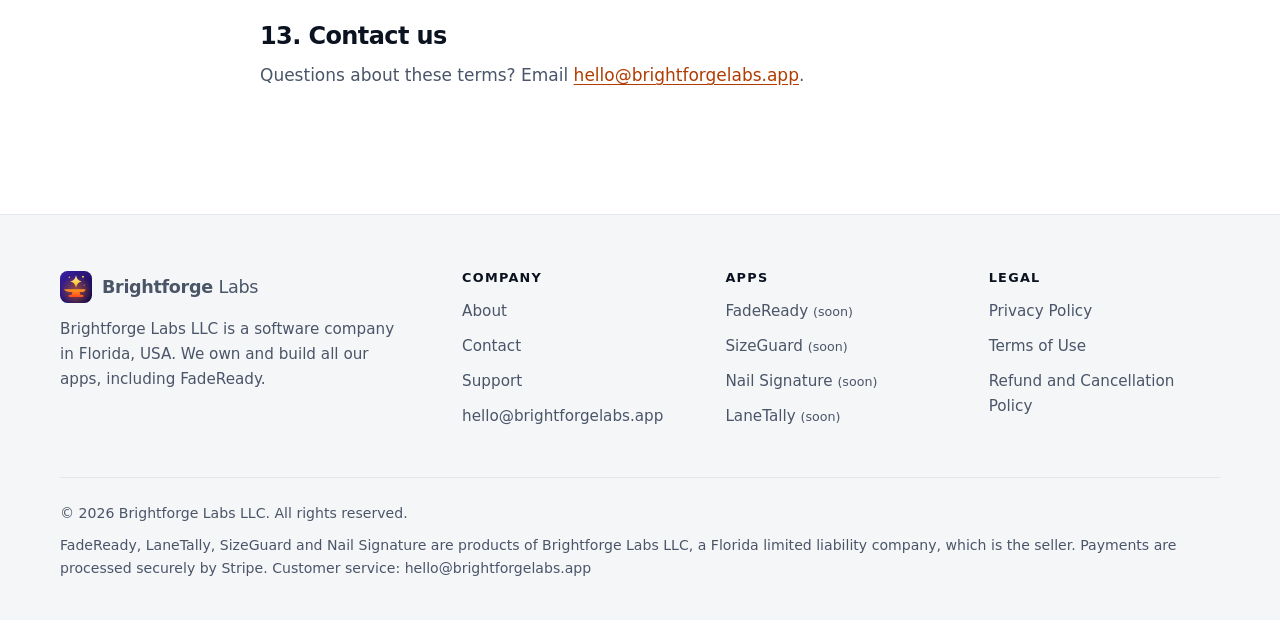
<file: public/terms.html>
<!doctype html>
<html lang="en">
<head>
<meta charset="utf-8">
<meta name="viewport" content="width=device-width,initial-scale=1">
<title>Terms of Use | Brightforge Labs</title>
<meta name="description" content="The plain-language terms for using the Brightforge Labs LLC website and apps.">
<link rel="canonical" href="https://brightforgelabs.app/terms">
<meta name="theme-color" content="#0b1220">
<meta name="color-scheme" content="light dark">
<link rel="icon" href="/favicon.ico" sizes="48x48">
<link rel="icon" href="/favicon.svg" type="image/svg+xml">
<link rel="icon" href="/favicon-96x96.png" type="image/png" sizes="96x96">
<link rel="apple-touch-icon" href="/apple-touch-icon.png">
<link rel="manifest" href="/site.webmanifest">
<meta property="og:type" content="website">
<meta property="og:site_name" content="Brightforge Labs">
<meta property="og:locale" content="en_US">
<meta property="og:title" content="Terms of Use | Brightforge Labs">
<meta property="og:description" content="The plain-language terms for using the Brightforge Labs LLC website and apps.">
<meta property="og:url" content="https://brightforgelabs.app/terms">
<meta property="og:image" content="https://brightforgelabs.app/og-image.jpg">
<meta property="og:image:width" content="1200">
<meta property="og:image:height" content="630">
<meta property="og:image:alt" content="Brightforge Labs: the company behind FadeReady, LaneTally, SizeGuard and Nail Signature.">
<meta name="twitter:card" content="summary_large_image">
<meta name="twitter:title" content="Terms of Use | Brightforge Labs">
<meta name="twitter:description" content="The plain-language terms for using the Brightforge Labs LLC website and apps.">
<meta name="twitter:image" content="https://brightforgelabs.app/og-image.jpg">
<style>:root{--bg:#ffffff;--bg-2:#f5f6f8;--card:#ffffff;--ink:#0b1220;--text:#101828;--muted:#4a5568;--line:#e3e6eb;--accent:#c8460b;--accent-text:#b23c00;--on-accent:#ffffff;--band:#0b1220;--band-text:#e9edf3;--band-muted:#a7b0c0;--live:#067647;--live-bg:#e7f6ee;--soon:#8a4b00;--soon-bg:#fff3e0;--shadow:0 1px 2px rgba(16,24,40,.05),0 4px 16px rgba(16,24,40,.06);--radius:16px;color-scheme:light}@media (prefers-color-scheme:dark){:root:not([data-theme=light]){--bg:#0a0f1c;--bg-2:#0f1626;--card:#111a2c;--ink:#f3f5f9;--text:#e8ecf3;--muted:#a3adbf;--line:#1f2a40;--accent:#ff7a2e;--accent-text:#ff9a5c;--on-accent:#1a0b00;--band:#060a14;--live:#6ce0a6;--live-bg:#0f2f22;--soon:#ffc277;--soon-bg:#33220b;--shadow:0 1px 2px rgba(0,0,0,.4),0 6px 20px rgba(0,0,0,.3);color-scheme:dark}}:root[data-theme=dark]{--bg:#0a0f1c;--bg-2:#0f1626;--card:#111a2c;--ink:#f3f5f9;--text:#e8ecf3;--muted:#a3adbf;--line:#1f2a40;--accent:#ff7a2e;--accent-text:#ff9a5c;--on-accent:#1a0b00;--band:#060a14;--live:#6ce0a6;--live-bg:#0f2f22;--soon:#ffc277;--soon-bg:#33220b;--shadow:0 1px 2px rgba(0,0,0,.4),0 6px 20px rgba(0,0,0,.3);color-scheme:dark}*,*::before,*::after{box-sizing:border-box}html{-webkit-text-size-adjust:100%;scroll-behavior:smooth}body{margin:0;background:var(--bg);color:var(--text);font:400 1.0625rem/1.65 ui-sans-serif,system-ui,-apple-system,"Segoe UI",Roboto,"Helvetica Neue",Arial,sans-serif;-webkit-font-smoothing:antialiased}img,svg{display:block;max-width:100%}a{color:var(--accent-text);text-underline-offset:3px}:focus-visible{outline:3px solid var(--accent);outline-offset:3px;border-radius:6px}h1,h2,h3{color:var(--ink);line-height:1.1;letter-spacing:-.025em;margin:0 0 .5em;font-weight:700;text-wrap:balance}h1{font-size:clamp(2.4rem,5.6vw,4.1rem);letter-spacing:-.035em}h2{font-size:clamp(1.8rem,3.4vw,2.5rem)}h3{font-size:1.2rem;letter-spacing:-.01em}p{margin:0 0 1em}.wrap{width:min(1160px,100% - 40px);margin-inline:auto}.narrow{width:min(760px,100% - 40px);margin-inline:auto}.skip{position:absolute;left:-999px;top:8px;background:var(--card);color:var(--text);padding:8px 14px;border-radius:8px;z-index:9}.skip:focus{left:12px}.site-head{position:sticky;top:env(safe-area-inset-top,0px);z-index:5;background:color-mix(in srgb,var(--bg) 86%,transparent);backdrop-filter:saturate(1.4) blur(12px);-webkit-backdrop-filter:saturate(1.4) blur(12px);border-bottom:1px solid var(--line)}.site-head .wrap{display:flex;align-items:center;justify-content:space-between;gap:16px;min-height:68px}.brand{display:flex;align-items:center;gap:10px;color:var(--ink);text-decoration:none;font-weight:700;font-size:1.1rem;letter-spacing:-.02em;white-space:nowrap}.brand svg{width:32px;height:32px}.brand b{font-weight:500;color:var(--muted)}.nav{display:flex;align-items:center;gap:4px;margin:0;padding:0;list-style:none}.nav a{display:block;padding:8px 12px;border-radius:8px;color:var(--text);text-decoration:none;font-weight:500;font-size:.96rem}.nav a:hover{background:var(--bg-2)}.nav a[aria-current=page]{color:var(--accent-text)}.nav .nav-cta{background:var(--ink);color:var(--bg);margin-left:6px;font-weight:600}.nav .nav-cta:hover{background:var(--ink);opacity:.88}@media (max-width:600px){.brand span{display:none}.nav a{padding:8px 9px}.nav .nav-cta{display:none}}.btns{display:flex;flex-wrap:wrap;gap:12px}.btn{display:inline-flex;align-items:center;gap:8px;padding:13px 22px;border-radius:10px;font-weight:600;text-decoration:none;transition:transform .15s ease,background .15s,border-color .15s}.btn:active{transform:scale(.98)}.btn-primary{background:var(--accent);color:var(--on-accent)}.btn-primary:hover{background:color-mix(in srgb,var(--accent) 88%,#000)}.btn-line{color:var(--ink);border:1px solid var(--line);background:var(--card)}.btn-line:hover{border-color:var(--muted)}.hero{position:relative;overflow:hidden;padding:clamp(56px,9vw,112px) 0 clamp(56px,8vw,96px);border-bottom:1px solid var(--line);background:radial-gradient(700px 360px at 85% 0%,color-mix(in srgb,var(--accent) 10%,transparent),transparent 70%),var(--bg)}.hero .wrap{display:grid;grid-template-columns:1.1fr .9fr;gap:56px;align-items:center}.hero .wrap>*{min-width:0}@media (max-width:900px){.hero .wrap{grid-template-columns:1fr;gap:40px}}.eyebrow{display:inline-flex;align-items:center;gap:8px;font-size:.88rem;font-weight:600;color:var(--muted);margin-bottom:20px}.eyebrow i{width:8px;height:8px;border-radius:50%;background:var(--accent)}.lead{font-size:clamp(1.12rem,2vw,1.3rem);color:var(--muted);max-width:44ch;margin-bottom:32px}.accent{color:var(--accent-text)}.facts{display:flex;flex-wrap:wrap;gap:12px 36px;margin:40px 0 0;padding:24px 0 0;border-top:1px solid var(--line);list-style:none}.facts li{display:flex;flex-direction:column;font-size:.9rem;color:var(--muted)}.facts b{font-size:1.05rem;color:var(--ink);font-weight:600}.org{background:var(--card);border:1px solid var(--line);border-radius:20px;padding:24px;box-shadow:var(--shadow)}.org-cap{font-size:.78rem;font-weight:700;letter-spacing:.1em;text-transform:uppercase;color:var(--muted);margin:0 0 14px}.org-parent{display:flex;align-items:center;gap:14px;padding:16px;border-radius:14px;background:var(--band);color:var(--band-text)}.org-parent svg{width:44px;height:44px;flex:none}.org-parent strong{display:block;font-size:1.05rem;color:#fff}.org-parent span{font-size:.85rem;color:var(--band-muted)}.org-kids{list-style:none;margin:0;padding:14px 0 0 22px;position:relative;display:grid;gap:6px}.org-kids::before{content:"";position:absolute;left:22px;top:0;bottom:30px;width:2px;background:var(--line)}.org-kids li{position:relative;display:flex;align-items:center;gap:12px;padding:10px 0 10px 24px}.org-kids li::before{content:"";position:absolute;left:0;top:50%;width:16px;height:2px;background:var(--line)}.org-kids li>div{min-width:0}.org-kids .tile{width:38px;height:38px;border-radius:10px}.org-kids .tile svg{width:20px;height:20px}.org-kids b{display:block;color:var(--ink);font-size:.98rem;font-weight:600}.org-kids small{color:var(--muted);font-size:.84rem}.org-kids .pill{margin-left:auto}section{padding:clamp(64px,9vw,108px) 0}.alt{background:var(--bg-2);border-block:1px solid var(--line)}.kicker{display:block;font-size:.8rem;font-weight:700;letter-spacing:.12em;text-transform:uppercase;color:var(--accent-text);margin-bottom:12px}.intro{max-width:60ch;color:var(--muted);font-size:1.1rem;margin-bottom:0}.apps{display:grid;gap:20px;grid-template-columns:repeat(auto-fit,minmax(min(100%,440px),1fr));margin-top:40px}.app{display:flex;flex-direction:column;background:var(--card);border:1px solid var(--line);border-radius:var(--radius);padding:28px;box-shadow:var(--shadow);transition:border-color .2s,transform .2s}.app:hover{border-color:color-mix(in srgb,var(--accent) 40%,var(--line));transform:translateY(-2px)}.app-top{display:flex;align-items:center;gap:14px;margin-bottom:18px}.app-top>div{min-width:0}.tile{flex:none;width:56px;height:56px;border-radius:14px;display:grid;place-items:center;color:#fff}.tile svg{width:28px;height:28px}.t-fr{background:linear-gradient(135deg,#111827,#3a1fa6 60%,#ff6a1a)}.t-tr{background:linear-gradient(135deg,#0b0906,#3a2a10 55%,#e8b84a)}.t-sl{background:linear-gradient(135deg,#2b1630,#5a2f5f 55%,#c9a25a)}.app h3{margin:0 0 2px;font-size:1.35rem}.app .for{font-size:.9rem;color:var(--muted)}.pill{display:inline-flex;align-items:center;gap:6px;font-size:.76rem;font-weight:700;padding:4px 10px;border-radius:999px;white-space:nowrap}.pill::before{content:"";width:6px;height:6px;border-radius:50%;background:currentColor}.p-live{color:var(--live);background:var(--live-bg)}.p-soon{color:var(--soon);background:var(--soon-bg)}.app .pill{margin-left:auto;align-self:flex-start}.app p{color:var(--muted)}.feat{list-style:none;margin:4px 0 24px;padding:0;display:grid;gap:8px}.feat li{position:relative;padding-left:26px;font-size:.96rem}.feat li::before{content:"";position:absolute;left:2px;top:.45em;width:12px;height:7px;border-left:2px solid var(--accent);border-bottom:2px solid var(--accent);transform:rotate(-45deg)}.app .more{margin-top:auto;padding-top:18px;border-top:1px solid var(--line);font-weight:600;text-decoration:none;display:flex;justify-content:space-between;align-items:center}.app .more span{transition:transform .15s}.app .more:hover span{transform:translateX(4px)}.values{display:grid;grid-template-columns:repeat(auto-fit,minmax(min(100%,240px),1fr));gap:0 32px;margin-top:40px;border-top:1px solid var(--line)}.value{padding:28px 0 8px}.value .ico{width:40px;height:40px;border-radius:10px;display:grid;place-items:center;background:color-mix(in srgb,var(--accent) 12%,transparent);color:var(--accent-text);margin-bottom:16px}.value .ico svg{width:22px;height:22px}.value p{color:var(--muted);margin:0}.faq{margin-top:32px;border-top:1px solid var(--line)}.faq details{border-bottom:1px solid var(--line)}.faq summary{cursor:pointer;list-style:none;padding:22px 0;font-weight:600;font-size:1.08rem;color:var(--ink);display:flex;justify-content:space-between;gap:16px}.faq summary::-webkit-details-marker{display:none}.faq summary::after{content:"+";font-size:1.4rem;line-height:1;color:var(--accent-text);transition:transform .2s}.faq details[open] summary::after{transform:rotate(45deg)}.faq details p{color:var(--muted);padding-bottom:22px;margin:0;max-width:65ch}.band{background:radial-gradient(600px 300px at 90% 120%,rgba(232,89,12,.35),transparent 70%),var(--band);color:var(--band-text);border-radius:24px;padding:clamp(32px,6vw,64px);display:flex;flex-wrap:wrap;gap:24px 48px;align-items:center;justify-content:space-between}.band>div{min-width:0}.band h2{color:#fff;margin:0 0 .3em}.band p{color:var(--band-muted);margin:0;max-width:46ch}.band .btn-line{background:transparent;color:#fff;border-color:rgba(255,255,255,.3)}.page-hero{padding:clamp(56px,8vw,96px) 0 clamp(40px,6vw,64px);border-bottom:1px solid var(--line);background:radial-gradient(600px 300px at 90% 0%,color-mix(in srgb,var(--accent) 9%,transparent),transparent 70%),var(--bg)}.page-hero h1{font-size:clamp(2.2rem,5vw,3.4rem);max-width:20ch}.page-hero .lead{margin-bottom:0}.prose h2{font-size:1.5rem;margin-top:2em}.prose h3{margin-top:1.6em}.prose p,.prose li{color:var(--muted)}.prose strong{color:var(--text)}.prose ul{padding-left:1.2em}.prose li{margin-bottom:.4em}.facts-table{width:100%;border-collapse:collapse;margin-top:8px}.facts-table th,.facts-table td{text-align:left;padding:14px 0;border-bottom:1px solid var(--line);vertical-align:top}.facts-table th{width:38%;font-weight:600;color:var(--ink);padding-right:16px}.facts-table td{color:var(--muted)}.mail{display:inline-flex;align-items:center;gap:12px;font-size:clamp(1.2rem,4vw,1.7rem);font-weight:700;letter-spacing:-.02em;text-decoration:none;color:var(--ink);padding:18px 24px;border-radius:14px;border:1px solid var(--line);background:var(--card);box-shadow:var(--shadow);word-break:break-all}.mail:hover{border-color:var(--accent)}.mail svg{flex:none;width:26px;height:26px;color:var(--accent-text)}.site-foot{border-top:1px solid var(--line);padding:56px 0 40px;color:var(--muted);font-size:.95rem;background:var(--bg-2)}.foot-grid{display:grid;grid-template-columns:1.6fr repeat(3,1fr);gap:32px}@media (max-width:760px){.foot-grid{grid-template-columns:1fr 1fr}.foot-brand{grid-column:1/-1}}.foot-brand p{max-width:36ch;margin:14px 0 0}.site-foot h2{font-size:.8rem;font-weight:700;letter-spacing:.1em;text-transform:uppercase;color:var(--ink);margin:0 0 14px}.site-foot ul{list-style:none;margin:0;padding:0;display:grid;gap:10px}.site-foot a{color:var(--muted);text-decoration:none}.site-foot a:hover{color:var(--accent-text)}.foot-base{display:flex;flex-wrap:wrap;justify-content:space-between;gap:8px 24px;margin-top:48px;padding-top:24px;border-top:1px solid var(--line);font-size:.88rem}.foot-base p{margin:0}@keyframes up{from{transform:translateY(12px)}}.hero .wrap>*{animation:up .6s cubic-bezier(.2,.8,.2,1) both}.hero .wrap>:nth-child(2){animation-delay:.08s}@media (prefers-reduced-motion:reduce){*,*::before,*::after{animation:none!important;transition:none!important;scroll-behavior:auto!important}}@media (max-width:540px){.values{grid-template-columns:1fr 1fr;gap:0 20px}.value h3{font-size:1.05rem}.value p{font-size:.95rem}.org{padding:18px}.org-kids small{display:none}}.hero-live{--h-text:#eef2f8;--h-muted:#b4bfd2;background:radial-gradient(900px 480px at 80% 110%,rgba(232,89,12,.38),transparent 65%),radial-gradient(700px 420px at 10% -10%,rgba(58,31,166,.55),transparent 65%),#0b1220;color:var(--h-text);border-bottom:0;padding:clamp(56px,8vw,104px) 0 clamp(64px,8vw,104px);isolation:isolate}.hero-live::after{content:"";position:absolute;inset:0;z-index:-1;background-image:linear-gradient(rgba(255,255,255,.045) 1px,transparent 1px),linear-gradient(90deg,rgba(255,255,255,.045) 1px,transparent 1px);background-size:56px 56px;mask-image:radial-gradient(ellipse at 50% 40%,#000 30%,transparent 75%);-webkit-mask-image:radial-gradient(ellipse at 50% 40%,#000 30%,transparent 75%)}.embers{position:absolute;inset:0;width:100%;height:100%;z-index:-1;pointer-events:none}.hero-live .eyebrow{color:var(--h-muted);padding:6px 12px;border:1px solid rgba(255,255,255,.14);border-radius:999px;background:rgba(255,255,255,.04)}.hero-live .eyebrow i{background:#3ddc84;box-shadow:0 0 0 0 rgba(61,220,132,.6);animation:ping 2s ease-out infinite}.hero-live h1{color:#fff;font-size:clamp(2.6rem,6.4vw,4.6rem);margin-bottom:.3em}.hero-live h1 .sub{display:block;font-size:.62em;font-weight:600;color:var(--h-muted);letter-spacing:-.02em;margin-top:.25em}.rot{display:inline-grid;vertical-align:bottom;height:1.15em;overflow:hidden}.rot>span::before{content:attr(data-w)}.rot>span{grid-area:1/1;background:linear-gradient(100deg,#ffd166,#ff8a3d 45%,#ff5c8a);-webkit-background-clip:text;background-clip:text;color:transparent;animation:rot 16s cubic-bezier(.7,0,.3,1) infinite;opacity:0}.rot>span:nth-child(2){animation-delay:4s}.rot>span:nth-child(3){animation-delay:8s}.rot>span:nth-child(4){animation-delay:12s}.hero-live .lead{color:var(--h-muted)}.hero-live .lead b{color:#fff;font-weight:600}.hero-live .btn-line{background:rgba(255,255,255,.04);color:#fff;border-color:rgba(255,255,255,.22)}.hero-live .btn-line:hover{border-color:rgba(255,255,255,.5)}.hero-live .btn-primary{background:#e8590c;color:#fff;box-shadow:0 10px 30px rgba(232,89,12,.35)}.hero-live .btn-primary:hover{background:#ff6a1a}.hero-live .facts{border-color:rgba(255,255,255,.12)}.hero-live .facts li{color:var(--h-muted)}.hero-live .facts b{color:#fff}.sr{position:absolute;width:1px;height:1px;overflow:hidden;clip:rect(0 0 0 0);white-space:nowrap}.stage{position:relative;display:grid;place-items:center;min-height:540px}.stage::before{content:"";position:absolute;width:420px;height:420px;max-width:100%;border-radius:50%;background:radial-gradient(circle,rgba(232,89,12,.35),transparent 65%);filter:blur(10px)}.phone{position:relative;width:268px;height:540px;border-radius:44px;padding:12px;background:linear-gradient(160deg,#2a3346,#0e1422);box-shadow:0 0 0 1px rgba(255,255,255,.12),0 40px 80px rgba(0,0,0,.55),inset 0 0 0 2px rgba(255,255,255,.06);animation:bob 7s ease-in-out infinite}.phone::before{content:"";position:absolute;top:22px;left:50%;width:88px;height:24px;margin-left:-44px;border-radius:14px;background:#05080f;z-index:3}.screen{position:relative;height:100%;border-radius:34px;overflow:hidden;background:#f6f7fb;color:#101828;font-size:13px;line-height:1.35}.scr{position:absolute;inset:0;padding:52px 16px 16px;display:flex;flex-direction:column;gap:10px;opacity:0;transform:translateX(24px);animation:scr 16s ease-in-out infinite}.scr:nth-child(2){animation-delay:4s}.scr:nth-child(3){animation-delay:8s}.scr:nth-child(4){animation-delay:12s}.scr-head{display:flex;align-items:center;gap:8px;font-weight:700;font-size:15px}.scr-head .dot{width:28px;height:28px;border-radius:8px;display:grid;place-items:center;color:#fff}.scr-head .dot svg{width:16px;height:16px}.scr-head small{display:block;font-weight:500;color:#5b6475;font-size:11px}.scr-card{background:#fff;border-radius:14px;padding:12px;box-shadow:0 1px 2px rgba(16,24,40,.06),0 2px 8px rgba(16,24,40,.06)}.scr-card h4{margin:0 0 8px;font-size:11px;letter-spacing:.06em;text-transform:uppercase;color:#5b6475}.row{display:flex;align-items:center;gap:8px;padding:6px 0;border-top:1px solid #eef0f4}.row:first-of-type{border-top:0}.row .av{width:24px;height:24px;border-radius:50%;flex:none;display:grid;place-items:center;font-size:10px;font-weight:700;color:#fff}.row .grow{flex:1;min-width:0}.row small{color:#5b6475;font-size:11px}.tag-now{font-size:10px;font-weight:700;color:#067647;background:#e7f6ee;padding:2px 7px;border-radius:999px}.big{font-size:26px;font-weight:800;letter-spacing:-.02em}.mkts{display:flex;gap:6px}.mkts span{flex:1;text-align:center;font-size:11px;font-weight:600;padding:6px 0;border-radius:8px;background:#eef0f4;color:#344054}.mkts span.on{background:#0f766e;color:#fff}.bar{height:6px;border-radius:6px;background:#eef0f4;overflow:hidden}.bar i{display:block;height:100%;width:62%;border-radius:6px;background:linear-gradient(90deg,#0f766e,#22c55e);animation:grow 4s ease-in-out infinite alternate}.kv{display:flex;justify-content:space-between;font-size:12px;padding:4px 0}.kv b{font-variant-numeric:tabular-nums}.pos{color:#067647}.neg{color:#b42318}.slot{display:flex;gap:8px;align-items:center;padding:7px 0;border-top:1px solid #eef0f4}.slot:first-of-type{border-top:0}.slot time{font-size:11px;font-weight:700;color:#9d174d;width:42px;font-variant-numeric:tabular-nums}.pulse{animation:glow 2.4s ease-in-out infinite}@media (max-width:900px){.stage{min-height:0;padding-top:8px}.phone{width:240px;height:480px}}@keyframes ping{0%{box-shadow:0 0 0 0 rgba(61,220,132,.6)}100%{box-shadow:0 0 0 10px rgba(61,220,132,0)}}@keyframes rot{0%{opacity:0;transform:translateY(60%)}4%,22%{opacity:1;transform:none}26%,100%{opacity:0;transform:translateY(-60%)}}@keyframes scr{0%{opacity:0;transform:translateX(24px)}4%,22%{opacity:1;transform:none}26%,100%{opacity:0;transform:translateX(-24px)}}@keyframes bob{50%{transform:translateY(-10px) rotate(-1deg)}}@keyframes grow{from{width:38%}to{width:78%}}@keyframes glow{50%{background:#fff4ec}}@media (prefers-reduced-motion:reduce){.rot>span:first-child,.scr:first-child{opacity:1;transform:none}}.split{display:grid;grid-template-columns:1fr 1fr;gap:56px;align-items:center}.split>*{min-width:0}@media (max-width:900px){.split{grid-template-columns:1fr;gap:32px}}.forge{position:relative;width:min(100%,480px);aspect-ratio:1;margin-inline:auto}.halo{position:absolute;inset:14%;border-radius:50%;background:radial-gradient(circle,rgba(255,122,26,.42),rgba(124,58,237,.18) 55%,transparent 70%);animation:breathe 4.8s ease-in-out infinite}.emblem{position:relative;width:100%;height:100%;overflow:visible}.ring{transform-origin:200px 200px;animation:turn 80s linear infinite}.links path{animation:flow 1.6s linear infinite}.heat{transform-box:fill-box;transform-origin:center;animation:breathe 2.4s ease-in-out infinite}.star{transform-box:fill-box;transform-origin:50% 100%;animation:strike 2.4s cubic-bezier(.5,0,.2,1) infinite}.flash{transform-box:fill-box;transform-origin:center;opacity:0;animation:flash 2.4s ease-out infinite}.tw{animation:twinkle 2.4s ease-in-out infinite}.t2{animation-delay:.8s}.t3{animation-delay:1.6s}.emitter{position:absolute;left:50%;top:51%;width:1px;height:1px}.orb{position:absolute;display:flex;align-items:center;gap:10px;padding:10px 14px 10px 10px;border-radius:14px;background:rgba(14,20,34,.88);border:1px solid rgba(255,255,255,.14);box-shadow:0 12px 30px rgba(0,0,0,.35);color:#fff;animation:bob 6s ease-in-out infinite;white-space:nowrap}.orb .tile{width:36px;height:36px;border-radius:10px}.orb .tile svg{width:19px;height:19px}.orb b{display:block;font-size:.92rem;font-weight:600;margin-bottom:3px}.orb .pill{font-size:.68rem;padding:2px 8px}.orb .p-live{color:#6ce0a6;background:rgba(108,224,166,.12)}.orb .p-soon{color:#ffc277;background:rgba(255,194,119,.12)}.o1{left:0;top:8%}.o2{right:-4%;top:42%;animation-delay:-2s}.o3{left:4%;bottom:6%;animation-delay:-4s}.o4{right:-2%;top:4%;animation-delay:-3s}@media (max-width:900px){.forge{width:min(100%,400px)}.o2{right:0}}@media (max-width:420px){.orb{padding:7px 10px 7px 7px;gap:8px}.orb .tile{width:28px;height:28px}.orb .tile svg{width:15px;height:15px}.orb b{font-size:.8rem}}.apps-head{align-items:center}.apps-head .stage{min-height:0}@keyframes breathe{50%{opacity:.7;transform:scale(1.06)}}@keyframes turn{to{transform:rotate(360deg)}}@keyframes flow{to{stroke-dashoffset:-28}}@keyframes strike{0%,70%,100%{transform:translateY(0) scale(1)}80%{transform:translateY(-6%) scale(1.08)}86%{transform:translateY(3%) scale(.94)}}@keyframes flash{0%,84%{opacity:0;transform:scale(.4)}86%{opacity:1;transform:scale(.6)}100%{opacity:0;transform:scale(2.6)}}@keyframes twinkle{50%{opacity:.25}}@media (prefers-reduced-motion:reduce){.flash{display:none}}.logo{object-fit:cover;background:#fff;box-shadow:0 0 0 1px rgba(15,23,42,.08)}.hero-logo{display:block;width:72px;height:72px;border-radius:18px;margin-bottom:18px}a.orb{color:inherit;text-decoration:none;cursor:pointer;transition:border-color .2s,background .2s,box-shadow .2s}a.orb:hover,a.orb:focus-visible{border-color:rgba(255,170,80,.6);background:rgba(24,30,48,.95);box-shadow:0 14px 34px rgba(0,0,0,.35),0 0 0 3px rgba(255,138,61,.25)}a.orb:focus-visible{outline:2px solid #ffb03a;outline-offset:3px}@media (prefers-reduced-motion:no-preference){html{scroll-behavior:smooth}.app:target,.app.spot{animation:spot 1.8s ease-out}}.app{scroll-margin-top:96px}@keyframes spot{0%,35%{box-shadow:0 0 0 3px var(--accent),0 18px 40px color-mix(in srgb,var(--accent) 22%,transparent)}100%{box-shadow:0 0 0 0 transparent}}a.orb{touch-action:manipulation}a.orb::before{content:"";position:absolute;inset:-14px -8px}a.orb:hover,a.orb:focus,a.orb:active{animation-play-state:paused}.orb{padding:6px 10px 6px 6px;gap:8px;border-radius:12px}.orb b{font-size:.8rem;margin-bottom:2px}.orb .pill{font-size:.6rem;padding:1px 6px;gap:4px}.orb .pill::before{width:5px;height:5px}@media (max-width:420px){.orb{padding:5px 8px 5px 5px;gap:6px}.orb b{font-size:.72rem}.orb .pill{font-size:.56rem;padding:0 5px}}@media (max-width:900px) and (min-width:561px){.o1{left:-20%}.o2{right:-24%;top:46%}.o3{left:-16%}.o4{right:-20%}}@media (max-width:560px){.o2{right:-3%;top:60%}.o4{right:-3%}.o1{left:-2%}}.app h4{margin:18px 0 6px;font-size:1rem}.app ul.steps{margin:0;padding-left:1.2em;color:var(--muted)}.app .steps li{margin-bottom:.5em}.app a{overflow-wrap:anywhere}</style>
<script type="application/ld+json">{"@context":"https://schema.org","@graph":[{"@type":"Organization","@id":"https://brightforgelabs.app/#organization","name":"Brightforge Labs","legalName":"Brightforge Labs LLC","alternateName":["Brightforge Labs LLC","Brightforge"],"url":"https://brightforgelabs.app/","logo":{"@type":"ImageObject","@id":"https://brightforgelabs.app/#logo","url":"https://brightforgelabs.app/icons/logo-square-512.png","width":512,"height":512,"caption":"Brightforge Labs"},"image":{"@id":"https://brightforgelabs.app/#logo"},"description":"Brightforge Labs LLC is the Florida software company behind FadeReady for barbershops, LaneTally for trucking, SizeGuard for traders and Nail Signature for nail salons: simple, fast, beautiful apps for small businesses and independent pros.","slogan":"Bright ideas, forged into real apps.","email":"hello@brightforgelabs.app","foundingDate":"2026-10-24","founder":{"@type":"Person","name":"Idael Fonseca Hidalgo"},"address":{"@type":"PostalAddress","addressRegion":"FL","addressCountry":"US"},"contactPoint":{"@type":"ContactPoint","contactType":"customer support","email":"hello@brightforgelabs.app","url":"https://brightforgelabs.app/support","availableLanguage":["English","Spanish"]},"knowsAbout":["Trucking dispatch software","Carrier management software","Mobile apps","Software for small businesses","Barbershop booking software","Salon software","Trading tools","Position size and stop size calculators","Trading journals","Prop firm expense and payout tracking"],"brand":[{"@type":"Brand","name":"FadeReady","url":"https://fadeready.com/"},{"@type":"Brand","name":"SizeGuard","url":"https://sizeguard.com/"},{"@type":"Brand","name":"Nail Signature","url":"https://nailsignature.com/"},{"@type":"Brand","name":"LaneTally","url":"https://lanetally.com/"}],"sameAs":[]},{"@type":"WebSite","@id":"https://brightforgelabs.app/#website","url":"https://brightforgelabs.app/","name":"Brightforge Labs","publisher":{"@id":"https://brightforgelabs.app/#organization"},"inLanguage":"en-US"},{"@type":"WebPage","@id":"https://brightforgelabs.app/terms#webpage","url":"https://brightforgelabs.app/terms","name":"Terms of Use | Brightforge Labs","description":"The plain-language terms for using the Brightforge Labs LLC website and apps.","isPartOf":{"@id":"https://brightforgelabs.app/#website"},"about":{"@id":"https://brightforgelabs.app/#organization"},"inLanguage":"en-US","dateModified":"2026-11-03"}]}</script>
</head>
<body>
<a class="skip" href="#main">Skip to content</a>
<header class="site-head">
<div class="wrap">
<a class="brand" href="/" aria-label="Brightforge Labs home"><svg xmlns="http://www.w3.org/2000/svg" viewBox="0 0 64 64" aria-hidden="true" focusable="false"><defs><linearGradient id="hd-bg" x1="0" y1="0" x2="1" y2="1"><stop offset="0" stop-color="#3A1FA6"/><stop offset="1" stop-color="#140A3D"/></linearGradient><radialGradient id="hd-glow" cx="0.5" cy="0.62" r="0.5"><stop offset="0" stop-color="#FF7A1A" stop-opacity="0.55"/><stop offset="1" stop-color="#FF7A1A" stop-opacity="0"/></radialGradient><linearGradient id="hd-anvil" x1="0" y1="0" x2="0" y2="1"><stop offset="0" stop-color="#FF9A1F"/><stop offset="1" stop-color="#FF4A1C"/></linearGradient><linearGradient id="hd-spark" x1="0" y1="0" x2="0" y2="1"><stop offset="0" stop-color="#FFF1A8"/><stop offset="1" stop-color="#FFB400"/></linearGradient></defs><rect width="64" height="64" rx="15" fill="url(#hd-bg)"/><rect width="64" height="64" rx="15" fill="url(#hd-glow)"/><path fill="url(#hd-anvil)" d="M8 36.5h43c0 3.2-2.6 5.5-6 5.5h-6l2 6h5.5v4h-29v-4H23l2-6h-5C14.5 42 10.5 40 8 36.5z"/><path fill="url(#hd-spark)" d="M32 8.5q1.9 10.4 11.5 12.5Q33.9 23.1 32 33.5 30.1 23.1 20.5 21 30.1 18.9 32 8.5z"/><circle cx="46" cy="11.5" r="2" fill="#FFD24A"/><circle cx="18.5" cy="12.5" r="1.4" fill="#FFD24A"/><circle cx="48.5" cy="28" r="1.2" fill="#FF9A1F"/></svg><span>Brightforge <b>Labs</b></span></a>
<nav aria-label="Main"><ul class="nav"><li><a href="/#apps">Apps</a></li><li><a href="/about">About</a></li><li><a href="/contact">Contact</a></li><li><a class="nav-cta" href="/contact">Contact us</a></li></ul></nav>
</div>
</header>
<main id="main">
<section class="page-hero">
<div class="wrap">
<p class="eyebrow"><i></i>Legal</p>
<h1>Terms of Use</h1>
<p class="lead">Last updated: November 3, 2026</p>
</div>
</section>
<section>
<div class="narrow prose">
<p>These terms are the rules for using the websites and apps owned by <strong>Brightforge Labs LLC</strong> ("Brightforge Labs", "we", "us"), including FadeReady (fadeready.com). By using them, you agree to these terms. Some apps may have extra terms. If they do, those terms apply too.</p>
<h2>1. Using our website and apps</h2>
<p>You may use our website and apps for lawful purposes. Please do not:</p>
<ul>
<li>Break the law or hurt other people.</li>
<li>Try to hack, overload or break our systems.</li>
<li>Copy, resell or reverse-engineer our apps without permission.</li>
<li>Upload anything harmful, false or that you do not have the right to share.</li>
</ul>
<h2>2. Your account</h2>
<p>If an app asks you to make an account, please give true information and keep your password safe. You are responsible for what happens in your account. Tell us right away if you think someone else is using it.</p>
<h2>3. Payments, subscriptions, cancellation and refunds</h2>
<p>Some apps or features cost money. They are sold by Brightforge Labs LLC. Prices, the currency and the billing period are shown before you pay. Our apps are digital services: nothing is shipped, and you get access online after payment.</p>
<ul>
<li><strong>Automatic renewal.</strong> A subscription renews automatically at the end of each billing period, at the price shown when you signed up, until you cancel.</li>
<li><strong>Cancelling.</strong> You can cancel any time in your account or billing settings, in your Apple or Google subscription settings if you bought there, or by emailing us. No further payments are taken after you cancel, and you keep access until the end of the period you already paid for.</li>
<li><strong>Refunds.</strong> Your first payment, or a one-time purchase, is refunded in full if you ask within 14 days. Renewal payments are not refunded, and mistaken or duplicate charges are always refunded. Purchases made through the Apple App Store or Google Play follow Apple's and Google's own refund rules, so request those refunds from Apple or Google. See our <a href="/refund-policy">Refund and Cancellation Policy</a>.</li>
<li><strong>Trials and offers.</strong> A free trial, founding offer, discount or promo code shows its full terms before you pay, including the price after it ends and that it renews.</li>
<li><strong>Price changes.</strong> If we change the price of a subscription, we tell you before the change applies to you, and you can cancel before it does.</li>
<li><strong>Payment processing.</strong> Payments on our websites are processed securely by Stripe. We do not store your full card number.</li>
</ul>
<h2>4. Your content</h2>
<p>You own the information you put into our apps. You give us permission to store and use it only to run the app for you. We protect it as described in our <a href="/privacy">Privacy Policy</a>.</p>
<h2>5. Our content</h2>
<p>Our apps, website, logos and names (like Brightforge Labs and FadeReady) belong to Brightforge Labs LLC and its companies. Please do not use them without our permission.</p>
<h2>6. Trading tools are not financial advice</h2>
<p>Our trading apps, like SizeGuard, are software that helps you calculate, plan and keep records of your own trades. They do not tell you what to buy or sell, do not give signals, and are not financial, investment or tax advice. We do not sell funded or prop firm accounts, and we never hold, manage or move your money. We do not promise profits. Trading involves risk of loss, and you are responsible for your own trades.</p>
<h2>7. Other websites and services</h2>
<p>Our website and apps may link to other services (like payment companies or app stores). We do not control them and are not responsible for them.</p>
<h2>8. No guarantees</h2>
<p>We work hard to keep our apps running well, but we provide them "as is". We cannot promise they will always be perfect, error-free or available.</p>
<h2>9. Limits on our responsibility</h2>
<p>To the fullest extent the law allows, Brightforge Labs LLC is not responsible for indirect or surprise losses, such as lost profits or lost data, from using our website or apps. If we are responsible for something, the most we will owe is the amount you paid us in the 12 months before the problem.</p>
<h2>10. Ending use</h2>
<p>You can stop using our apps any time. We may pause or close an account that breaks these terms or puts others at risk.</p>
<h2>11. Florida law</h2>
<p>These terms follow the laws of the State of Florida, USA. Any dispute will be handled in the courts of Florida, unless the law says otherwise.</p>
<h2>12. Changes</h2>
<p>We may update these terms. When we do, we will change the date at the top. If you keep using our website or apps after a change, you accept the new terms.</p>
<h2>13. Contact us</h2>
<p>Questions about these terms? Email <!--email_off--><a href="mailto:hello@brightforgelabs.app">hello@brightforgelabs.app</a><!--/email_off-->.</p>
</div>
</section>
</main>
<footer class="site-foot">
<div class="wrap">
<div class="foot-grid">
<div class="foot-brand">
<a class="brand" href="/" aria-label="Brightforge Labs home"><svg xmlns="http://www.w3.org/2000/svg" viewBox="0 0 64 64" aria-hidden="true" focusable="false"><defs><linearGradient id="ft-bg" x1="0" y1="0" x2="1" y2="1"><stop offset="0" stop-color="#3A1FA6"/><stop offset="1" stop-color="#140A3D"/></linearGradient><radialGradient id="ft-glow" cx="0.5" cy="0.62" r="0.5"><stop offset="0" stop-color="#FF7A1A" stop-opacity="0.55"/><stop offset="1" stop-color="#FF7A1A" stop-opacity="0"/></radialGradient><linearGradient id="ft-anvil" x1="0" y1="0" x2="0" y2="1"><stop offset="0" stop-color="#FF9A1F"/><stop offset="1" stop-color="#FF4A1C"/></linearGradient><linearGradient id="ft-spark" x1="0" y1="0" x2="0" y2="1"><stop offset="0" stop-color="#FFF1A8"/><stop offset="1" stop-color="#FFB400"/></linearGradient></defs><rect width="64" height="64" rx="15" fill="url(#ft-bg)"/><rect width="64" height="64" rx="15" fill="url(#ft-glow)"/><path fill="url(#ft-anvil)" d="M8 36.5h43c0 3.2-2.6 5.5-6 5.5h-6l2 6h5.5v4h-29v-4H23l2-6h-5C14.5 42 10.5 40 8 36.5z"/><path fill="url(#ft-spark)" d="M32 8.5q1.9 10.4 11.5 12.5Q33.9 23.1 32 33.5 30.1 23.1 20.5 21 30.1 18.9 32 8.5z"/><circle cx="46" cy="11.5" r="2" fill="#FFD24A"/><circle cx="18.5" cy="12.5" r="1.4" fill="#FFD24A"/><circle cx="48.5" cy="28" r="1.2" fill="#FF9A1F"/></svg><span>Brightforge <b>Labs</b></span></a>
<p>Brightforge Labs LLC is a software company in Florida, USA. We own and build all our apps, including FadeReady.</p>
</div>
<div><h2>Company</h2><ul><li><a href="/about">About</a></li><li><a href="/contact">Contact</a></li><li><a href="/support">Support</a></li><li><!--email_off--><a href="mailto:hello@brightforgelabs.app">hello@brightforgelabs.app</a><!--/email_off--></li></ul></div>
<div><h2>Apps</h2><ul><li><a href="/fadeready">FadeReady</a> <small>(soon)</small></li><li><a href="/sizeguard">SizeGuard</a> <small>(soon)</small></li><li><a href="/nail-signature">Nail Signature</a> <small>(soon)</small></li><li><a href="/lanetally">LaneTally</a> <small>(soon)</small></li></ul></div>
<div><h2>Legal</h2><ul><li><a href="/privacy">Privacy Policy</a></li><li><a href="/terms">Terms of Use</a></li><li><a href="/refund-policy">Refund and Cancellation Policy</a></li></ul></div>
</div>
<div class="foot-base">
<p>© 2026 Brightforge Labs LLC. All rights reserved.</p>
<p>FadeReady, LaneTally, SizeGuard and Nail Signature are products of Brightforge Labs LLC, a Florida limited liability company, which is the seller. Payments are processed securely by Stripe. Customer service: <!--email_off--><a href="mailto:hello@brightforgelabs.app">hello@brightforgelabs.app</a><!--/email_off--></p>
</div>
</div>
</footer>
</body>
</html>
</file>
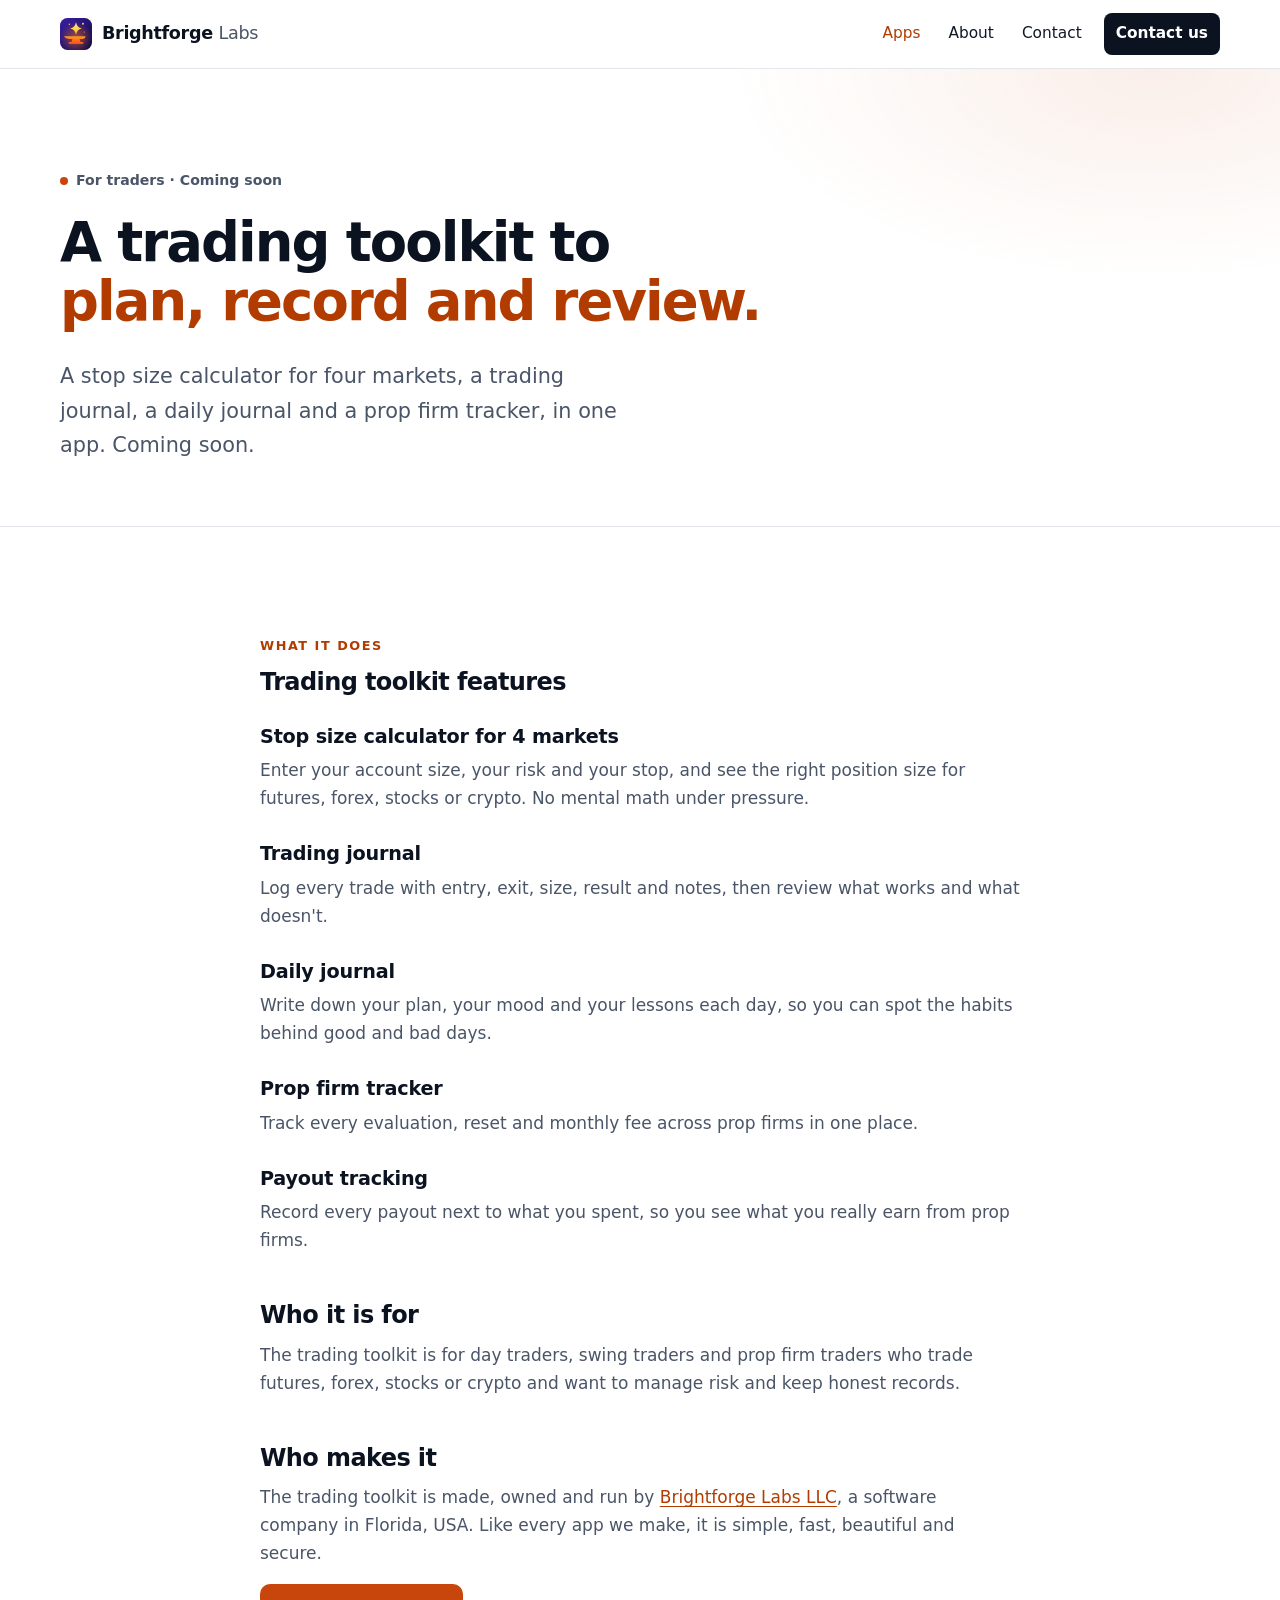
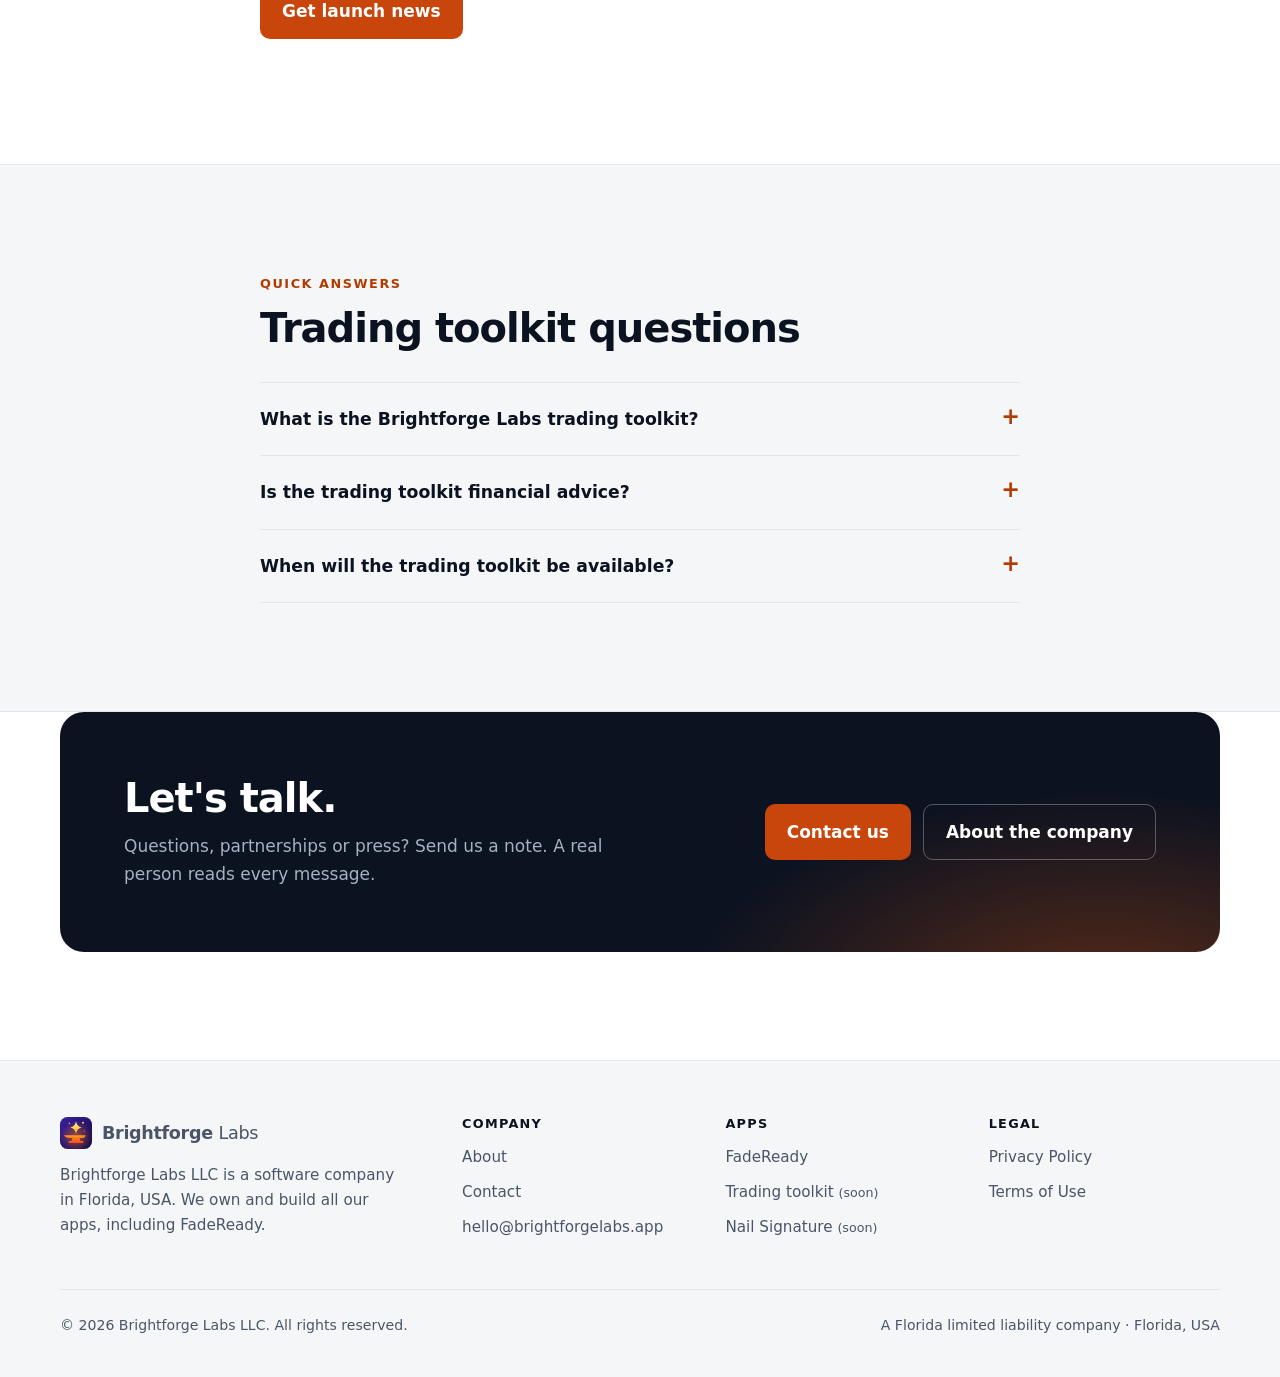
<file: public/trading-toolkit.html>
<!doctype html>
<html lang="en">
<head>
<meta charset="utf-8">
<meta name="viewport" content="width=device-width,initial-scale=1">
<title>Trading toolkit: stop size calculator, trading journal and prop firm tracker</title>
<meta name="description" content="The Brightforge Labs trading toolkit (coming soon): a stop size calculator for futures, forex, stocks and crypto, a trading journal, a daily journal and a prop firm tracker for fees and payouts.">
<link rel="canonical" href="https://brightforgelabs.app/trading-toolkit">
<meta name="theme-color" content="#0b1220">
<meta name="color-scheme" content="light dark">
<link rel="icon" href="/favicon.ico" sizes="48x48">
<link rel="icon" href="/favicon.svg" type="image/svg+xml">
<link rel="icon" href="/favicon-96x96.png" type="image/png" sizes="96x96">
<link rel="apple-touch-icon" href="/apple-touch-icon.png">
<link rel="manifest" href="/site.webmanifest">
<meta property="og:type" content="website">
<meta property="og:site_name" content="Brightforge Labs">
<meta property="og:locale" content="en_US">
<meta property="og:title" content="Trading toolkit: stop size calculator, trading journal and prop firm tracker">
<meta property="og:description" content="The Brightforge Labs trading toolkit (coming soon): a stop size calculator for futures, forex, stocks and crypto, a trading journal, a daily journal and a prop firm tracker for fees and payouts.">
<meta property="og:url" content="https://brightforgelabs.app/trading-toolkit">
<meta property="og:image" content="https://brightforgelabs.app/og-image.jpg">
<meta property="og:image:width" content="1200">
<meta property="og:image:height" content="630">
<meta property="og:image:alt" content="Brightforge Labs: the company behind FadeReady and more apps.">
<meta name="twitter:card" content="summary_large_image">
<meta name="twitter:title" content="Trading toolkit: stop size calculator, trading journal and prop firm tracker">
<meta name="twitter:description" content="The Brightforge Labs trading toolkit (coming soon): a stop size calculator for futures, forex, stocks and crypto, a trading journal, a daily journal and a prop firm tracker for fees and payouts.">
<meta name="twitter:image" content="https://brightforgelabs.app/og-image.jpg">
<style>:root{--bg:#ffffff;--bg-2:#f5f6f8;--card:#ffffff;--ink:#0b1220;--text:#101828;--muted:#4a5568;--line:#e3e6eb;--accent:#c8460b;--accent-text:#b23c00;--on-accent:#ffffff;--band:#0b1220;--band-text:#e9edf3;--band-muted:#a7b0c0;--live:#067647;--live-bg:#e7f6ee;--soon:#8a4b00;--soon-bg:#fff3e0;--shadow:0 1px 2px rgba(16,24,40,.05),0 4px 16px rgba(16,24,40,.06);--radius:16px;color-scheme:light}@media (prefers-color-scheme:dark){:root:not([data-theme=light]){--bg:#0a0f1c;--bg-2:#0f1626;--card:#111a2c;--ink:#f3f5f9;--text:#e8ecf3;--muted:#a3adbf;--line:#1f2a40;--accent:#ff7a2e;--accent-text:#ff9a5c;--on-accent:#1a0b00;--band:#060a14;--live:#6ce0a6;--live-bg:#0f2f22;--soon:#ffc277;--soon-bg:#33220b;--shadow:0 1px 2px rgba(0,0,0,.4),0 6px 20px rgba(0,0,0,.3);color-scheme:dark}}:root[data-theme=dark]{--bg:#0a0f1c;--bg-2:#0f1626;--card:#111a2c;--ink:#f3f5f9;--text:#e8ecf3;--muted:#a3adbf;--line:#1f2a40;--accent:#ff7a2e;--accent-text:#ff9a5c;--on-accent:#1a0b00;--band:#060a14;--live:#6ce0a6;--live-bg:#0f2f22;--soon:#ffc277;--soon-bg:#33220b;--shadow:0 1px 2px rgba(0,0,0,.4),0 6px 20px rgba(0,0,0,.3);color-scheme:dark}*,*::before,*::after{box-sizing:border-box}html{-webkit-text-size-adjust:100%;scroll-behavior:smooth}body{margin:0;background:var(--bg);color:var(--text);font:400 1.0625rem/1.65 ui-sans-serif,system-ui,-apple-system,"Segoe UI",Roboto,"Helvetica Neue",Arial,sans-serif;-webkit-font-smoothing:antialiased}img,svg{display:block;max-width:100%}a{color:var(--accent-text);text-underline-offset:3px}:focus-visible{outline:3px solid var(--accent);outline-offset:3px;border-radius:6px}h1,h2,h3{color:var(--ink);line-height:1.1;letter-spacing:-.025em;margin:0 0 .5em;font-weight:700;text-wrap:balance}h1{font-size:clamp(2.4rem,5.6vw,4.1rem);letter-spacing:-.035em}h2{font-size:clamp(1.8rem,3.4vw,2.5rem)}h3{font-size:1.2rem;letter-spacing:-.01em}p{margin:0 0 1em}.wrap{width:min(1160px,100% - 40px);margin-inline:auto}.narrow{width:min(760px,100% - 40px);margin-inline:auto}.skip{position:absolute;left:-999px;top:8px;background:var(--card);color:var(--text);padding:8px 14px;border-radius:8px;z-index:9}.skip:focus{left:12px}.site-head{position:sticky;top:env(safe-area-inset-top,0px);z-index:5;background:color-mix(in srgb,var(--bg) 86%,transparent);backdrop-filter:saturate(1.4) blur(12px);-webkit-backdrop-filter:saturate(1.4) blur(12px);border-bottom:1px solid var(--line)}.site-head .wrap{display:flex;align-items:center;justify-content:space-between;gap:16px;min-height:68px}.brand{display:flex;align-items:center;gap:10px;color:var(--ink);text-decoration:none;font-weight:700;font-size:1.1rem;letter-spacing:-.02em;white-space:nowrap}.brand svg{width:32px;height:32px}.brand b{font-weight:500;color:var(--muted)}.nav{display:flex;align-items:center;gap:4px;margin:0;padding:0;list-style:none}.nav a{display:block;padding:8px 12px;border-radius:8px;color:var(--text);text-decoration:none;font-weight:500;font-size:.96rem}.nav a:hover{background:var(--bg-2)}.nav a[aria-current=page]{color:var(--accent-text)}.nav .nav-cta{background:var(--ink);color:var(--bg);margin-left:6px;font-weight:600}.nav .nav-cta:hover{background:var(--ink);opacity:.88}@media (max-width:600px){.brand span{display:none}.nav a{padding:8px 9px}.nav .nav-cta{display:none}}.btns{display:flex;flex-wrap:wrap;gap:12px}.btn{display:inline-flex;align-items:center;gap:8px;padding:13px 22px;border-radius:10px;font-weight:600;text-decoration:none;transition:transform .15s ease,background .15s,border-color .15s}.btn:active{transform:scale(.98)}.btn-primary{background:var(--accent);color:var(--on-accent)}.btn-primary:hover{background:color-mix(in srgb,var(--accent) 88%,#000)}.btn-line{color:var(--ink);border:1px solid var(--line);background:var(--card)}.btn-line:hover{border-color:var(--muted)}.hero{position:relative;overflow:hidden;padding:clamp(56px,9vw,112px) 0 clamp(56px,8vw,96px);border-bottom:1px solid var(--line);background:radial-gradient(700px 360px at 85% 0%,color-mix(in srgb,var(--accent) 10%,transparent),transparent 70%),var(--bg)}.hero .wrap{display:grid;grid-template-columns:1.1fr .9fr;gap:56px;align-items:center}.hero .wrap>*{min-width:0}@media (max-width:900px){.hero .wrap{grid-template-columns:1fr;gap:40px}}.eyebrow{display:inline-flex;align-items:center;gap:8px;font-size:.88rem;font-weight:600;color:var(--muted);margin-bottom:20px}.eyebrow i{width:8px;height:8px;border-radius:50%;background:var(--accent)}.lead{font-size:clamp(1.12rem,2vw,1.3rem);color:var(--muted);max-width:44ch;margin-bottom:32px}.accent{color:var(--accent-text)}.facts{display:flex;flex-wrap:wrap;gap:12px 36px;margin:40px 0 0;padding:24px 0 0;border-top:1px solid var(--line);list-style:none}.facts li{display:flex;flex-direction:column;font-size:.9rem;color:var(--muted)}.facts b{font-size:1.05rem;color:var(--ink);font-weight:600}.org{background:var(--card);border:1px solid var(--line);border-radius:20px;padding:24px;box-shadow:var(--shadow)}.org-cap{font-size:.78rem;font-weight:700;letter-spacing:.1em;text-transform:uppercase;color:var(--muted);margin:0 0 14px}.org-parent{display:flex;align-items:center;gap:14px;padding:16px;border-radius:14px;background:var(--band);color:var(--band-text)}.org-parent svg{width:44px;height:44px;flex:none}.org-parent strong{display:block;font-size:1.05rem;color:#fff}.org-parent span{font-size:.85rem;color:var(--band-muted)}.org-kids{list-style:none;margin:0;padding:14px 0 0 22px;position:relative;display:grid;gap:6px}.org-kids::before{content:"";position:absolute;left:22px;top:0;bottom:30px;width:2px;background:var(--line)}.org-kids li{position:relative;display:flex;align-items:center;gap:12px;padding:10px 0 10px 24px}.org-kids li::before{content:"";position:absolute;left:0;top:50%;width:16px;height:2px;background:var(--line)}.org-kids li>div{min-width:0}.org-kids .tile{width:38px;height:38px;border-radius:10px}.org-kids .tile svg{width:20px;height:20px}.org-kids b{display:block;color:var(--ink);font-size:.98rem;font-weight:600}.org-kids small{color:var(--muted);font-size:.84rem}.org-kids .pill{margin-left:auto}section{padding:clamp(64px,9vw,108px) 0}.alt{background:var(--bg-2);border-block:1px solid var(--line)}.kicker{display:block;font-size:.8rem;font-weight:700;letter-spacing:.12em;text-transform:uppercase;color:var(--accent-text);margin-bottom:12px}.intro{max-width:60ch;color:var(--muted);font-size:1.1rem;margin-bottom:0}.apps{display:grid;gap:20px;grid-template-columns:repeat(auto-fit,minmax(min(100%,320px),1fr));margin-top:40px}.app{display:flex;flex-direction:column;background:var(--card);border:1px solid var(--line);border-radius:var(--radius);padding:28px;box-shadow:var(--shadow);transition:border-color .2s,transform .2s}.app:hover{border-color:color-mix(in srgb,var(--accent) 40%,var(--line));transform:translateY(-2px)}.app-top{display:flex;align-items:center;gap:14px;margin-bottom:18px}.app-top>div{min-width:0}.tile{flex:none;width:56px;height:56px;border-radius:14px;display:grid;place-items:center;color:#fff}.tile svg{width:28px;height:28px}.t-fr{background:linear-gradient(135deg,#111827,#3a1fa6 60%,#ff6a1a)}.t-tr{background:linear-gradient(135deg,#0b3b2e,#0f766e 55%,#22c55e)}.t-sl{background:linear-gradient(135deg,#9d174d,#e8457c 55%,#f9a8c4)}.app h3{margin:0 0 2px;font-size:1.35rem}.app .for{font-size:.9rem;color:var(--muted)}.pill{display:inline-flex;align-items:center;gap:6px;font-size:.76rem;font-weight:700;padding:4px 10px;border-radius:999px;white-space:nowrap}.pill::before{content:"";width:6px;height:6px;border-radius:50%;background:currentColor}.p-live{color:var(--live);background:var(--live-bg)}.p-soon{color:var(--soon);background:var(--soon-bg)}.app .pill{margin-left:auto;align-self:flex-start}.app p{color:var(--muted)}.feat{list-style:none;margin:4px 0 24px;padding:0;display:grid;gap:8px}.feat li{position:relative;padding-left:26px;font-size:.96rem}.feat li::before{content:"";position:absolute;left:2px;top:.45em;width:12px;height:7px;border-left:2px solid var(--accent);border-bottom:2px solid var(--accent);transform:rotate(-45deg)}.app .more{margin-top:auto;padding-top:18px;border-top:1px solid var(--line);font-weight:600;text-decoration:none;display:flex;justify-content:space-between;align-items:center}.app .more span{transition:transform .15s}.app .more:hover span{transform:translateX(4px)}.values{display:grid;grid-template-columns:repeat(auto-fit,minmax(min(100%,240px),1fr));gap:0 32px;margin-top:40px;border-top:1px solid var(--line)}.value{padding:28px 0 8px}.value .ico{width:40px;height:40px;border-radius:10px;display:grid;place-items:center;background:color-mix(in srgb,var(--accent) 12%,transparent);color:var(--accent-text);margin-bottom:16px}.value .ico svg{width:22px;height:22px}.value p{color:var(--muted);margin:0}.faq{margin-top:32px;border-top:1px solid var(--line)}.faq details{border-bottom:1px solid var(--line)}.faq summary{cursor:pointer;list-style:none;padding:22px 0;font-weight:600;font-size:1.08rem;color:var(--ink);display:flex;justify-content:space-between;gap:16px}.faq summary::-webkit-details-marker{display:none}.faq summary::after{content:"+";font-size:1.4rem;line-height:1;color:var(--accent-text);transition:transform .2s}.faq details[open] summary::after{transform:rotate(45deg)}.faq details p{color:var(--muted);padding-bottom:22px;margin:0;max-width:65ch}.band{background:radial-gradient(600px 300px at 90% 120%,rgba(232,89,12,.35),transparent 70%),var(--band);color:var(--band-text);border-radius:24px;padding:clamp(32px,6vw,64px);display:flex;flex-wrap:wrap;gap:24px 48px;align-items:center;justify-content:space-between}.band>div{min-width:0}.band h2{color:#fff;margin:0 0 .3em}.band p{color:var(--band-muted);margin:0;max-width:46ch}.band .btn-line{background:transparent;color:#fff;border-color:rgba(255,255,255,.3)}.page-hero{padding:clamp(56px,8vw,96px) 0 clamp(40px,6vw,64px);border-bottom:1px solid var(--line);background:radial-gradient(600px 300px at 90% 0%,color-mix(in srgb,var(--accent) 9%,transparent),transparent 70%),var(--bg)}.page-hero h1{font-size:clamp(2.2rem,5vw,3.4rem);max-width:20ch}.page-hero .lead{margin-bottom:0}.prose h2{font-size:1.5rem;margin-top:2em}.prose h3{margin-top:1.6em}.prose p,.prose li{color:var(--muted)}.prose strong{color:var(--text)}.prose ul{padding-left:1.2em}.prose li{margin-bottom:.4em}.facts-table{width:100%;border-collapse:collapse;margin-top:8px}.facts-table th,.facts-table td{text-align:left;padding:14px 0;border-bottom:1px solid var(--line);vertical-align:top}.facts-table th{width:38%;font-weight:600;color:var(--ink);padding-right:16px}.facts-table td{color:var(--muted)}.mail{display:inline-flex;align-items:center;gap:12px;font-size:clamp(1.2rem,4vw,1.7rem);font-weight:700;letter-spacing:-.02em;text-decoration:none;color:var(--ink);padding:18px 24px;border-radius:14px;border:1px solid var(--line);background:var(--card);box-shadow:var(--shadow);word-break:break-all}.mail:hover{border-color:var(--accent)}.mail svg{flex:none;width:26px;height:26px;color:var(--accent-text)}.site-foot{border-top:1px solid var(--line);padding:56px 0 40px;color:var(--muted);font-size:.95rem;background:var(--bg-2)}.foot-grid{display:grid;grid-template-columns:1.6fr repeat(3,1fr);gap:32px}@media (max-width:760px){.foot-grid{grid-template-columns:1fr 1fr}.foot-brand{grid-column:1/-1}}.foot-brand p{max-width:36ch;margin:14px 0 0}.site-foot h2{font-size:.8rem;font-weight:700;letter-spacing:.1em;text-transform:uppercase;color:var(--ink);margin:0 0 14px}.site-foot ul{list-style:none;margin:0;padding:0;display:grid;gap:10px}.site-foot a{color:var(--muted);text-decoration:none}.site-foot a:hover{color:var(--accent-text)}.foot-base{display:flex;flex-wrap:wrap;justify-content:space-between;gap:8px 24px;margin-top:48px;padding-top:24px;border-top:1px solid var(--line);font-size:.88rem}.foot-base p{margin:0}@keyframes up{from{transform:translateY(12px)}}.hero .wrap>*{animation:up .6s cubic-bezier(.2,.8,.2,1) both}.hero .wrap>:nth-child(2){animation-delay:.08s}@media (prefers-reduced-motion:reduce){*,*::before,*::after{animation:none!important;transition:none!important;scroll-behavior:auto!important}}@media (max-width:540px){.values{grid-template-columns:1fr 1fr;gap:0 20px}.value h3{font-size:1.05rem}.value p{font-size:.95rem}.org{padding:18px}.org-kids small{display:none}}.hero-live{--h-text:#eef2f8;--h-muted:#b4bfd2;background:radial-gradient(900px 480px at 80% 110%,rgba(232,89,12,.38),transparent 65%),radial-gradient(700px 420px at 10% -10%,rgba(58,31,166,.55),transparent 65%),#0b1220;color:var(--h-text);border-bottom:0;padding:clamp(56px,8vw,104px) 0 clamp(64px,8vw,104px);isolation:isolate}.hero-live::after{content:"";position:absolute;inset:0;z-index:-1;background-image:linear-gradient(rgba(255,255,255,.045) 1px,transparent 1px),linear-gradient(90deg,rgba(255,255,255,.045) 1px,transparent 1px);background-size:56px 56px;mask-image:radial-gradient(ellipse at 50% 40%,#000 30%,transparent 75%);-webkit-mask-image:radial-gradient(ellipse at 50% 40%,#000 30%,transparent 75%)}.embers{position:absolute;inset:0;width:100%;height:100%;z-index:-1;pointer-events:none}.hero-live .eyebrow{color:var(--h-muted);padding:6px 12px;border:1px solid rgba(255,255,255,.14);border-radius:999px;background:rgba(255,255,255,.04)}.hero-live .eyebrow i{background:#3ddc84;box-shadow:0 0 0 0 rgba(61,220,132,.6);animation:ping 2s ease-out infinite}.hero-live h1{color:#fff;font-size:clamp(2.6rem,6.4vw,4.6rem);margin-bottom:.3em}.hero-live h1 .sub{display:block;font-size:.62em;font-weight:600;color:var(--h-muted);letter-spacing:-.02em;margin-top:.25em}.rot{display:inline-grid;vertical-align:bottom;height:1.15em;overflow:hidden}.rot>span{grid-area:1/1;background:linear-gradient(100deg,#ffd166,#ff8a3d 45%,#ff5c8a);-webkit-background-clip:text;background-clip:text;color:transparent;animation:rot 12s cubic-bezier(.7,0,.3,1) infinite;opacity:0}.rot>span:nth-child(2){animation-delay:4s}.rot>span:nth-child(3){animation-delay:8s}.hero-live .lead{color:var(--h-muted)}.hero-live .lead b{color:#fff;font-weight:600}.hero-live .btn-line{background:rgba(255,255,255,.04);color:#fff;border-color:rgba(255,255,255,.22)}.hero-live .btn-line:hover{border-color:rgba(255,255,255,.5)}.hero-live .btn-primary{background:#e8590c;color:#fff;box-shadow:0 10px 30px rgba(232,89,12,.35)}.hero-live .btn-primary:hover{background:#ff6a1a}.hero-live .facts{border-color:rgba(255,255,255,.12)}.hero-live .facts li{color:var(--h-muted)}.hero-live .facts b{color:#fff}.sr{position:absolute;width:1px;height:1px;overflow:hidden;clip:rect(0 0 0 0);white-space:nowrap}.stage{position:relative;display:grid;place-items:center;min-height:540px}.stage::before{content:"";position:absolute;width:420px;height:420px;max-width:100%;border-radius:50%;background:radial-gradient(circle,rgba(232,89,12,.35),transparent 65%);filter:blur(10px)}.phone{position:relative;width:268px;height:540px;border-radius:44px;padding:12px;background:linear-gradient(160deg,#2a3346,#0e1422);box-shadow:0 0 0 1px rgba(255,255,255,.12),0 40px 80px rgba(0,0,0,.55),inset 0 0 0 2px rgba(255,255,255,.06);animation:bob 7s ease-in-out infinite}.phone::before{content:"";position:absolute;top:22px;left:50%;width:88px;height:24px;margin-left:-44px;border-radius:14px;background:#05080f;z-index:3}.screen{position:relative;height:100%;border-radius:34px;overflow:hidden;background:#f6f7fb;color:#101828;font-size:13px;line-height:1.35}.scr{position:absolute;inset:0;padding:52px 16px 16px;display:flex;flex-direction:column;gap:10px;opacity:0;transform:translateX(24px);animation:scr 12s ease-in-out infinite}.scr:nth-child(2){animation-delay:4s}.scr:nth-child(3){animation-delay:8s}.scr-head{display:flex;align-items:center;gap:8px;font-weight:700;font-size:15px}.scr-head .dot{width:28px;height:28px;border-radius:8px;display:grid;place-items:center;color:#fff}.scr-head .dot svg{width:16px;height:16px}.scr-head small{display:block;font-weight:500;color:#5b6475;font-size:11px}.scr-card{background:#fff;border-radius:14px;padding:12px;box-shadow:0 1px 2px rgba(16,24,40,.06),0 2px 8px rgba(16,24,40,.06)}.scr-card h4{margin:0 0 8px;font-size:11px;letter-spacing:.06em;text-transform:uppercase;color:#5b6475}.row{display:flex;align-items:center;gap:8px;padding:6px 0;border-top:1px solid #eef0f4}.row:first-of-type{border-top:0}.row .av{width:24px;height:24px;border-radius:50%;flex:none;display:grid;place-items:center;font-size:10px;font-weight:700;color:#fff}.row .grow{flex:1;min-width:0}.row small{color:#5b6475;font-size:11px}.tag-now{font-size:10px;font-weight:700;color:#067647;background:#e7f6ee;padding:2px 7px;border-radius:999px}.big{font-size:26px;font-weight:800;letter-spacing:-.02em}.mkts{display:flex;gap:6px}.mkts span{flex:1;text-align:center;font-size:11px;font-weight:600;padding:6px 0;border-radius:8px;background:#eef0f4;color:#344054}.mkts span.on{background:#0f766e;color:#fff}.bar{height:6px;border-radius:6px;background:#eef0f4;overflow:hidden}.bar i{display:block;height:100%;width:62%;border-radius:6px;background:linear-gradient(90deg,#0f766e,#22c55e);animation:grow 4s ease-in-out infinite alternate}.kv{display:flex;justify-content:space-between;font-size:12px;padding:4px 0}.kv b{font-variant-numeric:tabular-nums}.pos{color:#067647}.neg{color:#b42318}.slot{display:flex;gap:8px;align-items:center;padding:7px 0;border-top:1px solid #eef0f4}.slot:first-of-type{border-top:0}.slot time{font-size:11px;font-weight:700;color:#9d174d;width:42px;font-variant-numeric:tabular-nums}.pulse{animation:glow 2.4s ease-in-out infinite}@media (max-width:900px){.stage{min-height:0;padding-top:8px}.phone{width:240px;height:480px}}@keyframes ping{0%{box-shadow:0 0 0 0 rgba(61,220,132,.6)}100%{box-shadow:0 0 0 10px rgba(61,220,132,0)}}@keyframes rot{0%{opacity:0;transform:translateY(60%)}5%,30%{opacity:1;transform:none}35%,100%{opacity:0;transform:translateY(-60%)}}@keyframes scr{0%{opacity:0;transform:translateX(24px)}5%,30%{opacity:1;transform:none}35%,100%{opacity:0;transform:translateX(-24px)}}@keyframes bob{50%{transform:translateY(-10px) rotate(-1deg)}}@keyframes grow{from{width:38%}to{width:78%}}@keyframes glow{50%{background:#fff4ec}}@media (prefers-reduced-motion:reduce){.rot>span:first-child,.scr:first-child{opacity:1;transform:none}}.split{display:grid;grid-template-columns:1fr 1fr;gap:56px;align-items:center}.split>*{min-width:0}@media (max-width:900px){.split{grid-template-columns:1fr;gap:32px}}.forge{position:relative;width:min(100%,480px);aspect-ratio:1;margin-inline:auto}.halo{position:absolute;inset:14%;border-radius:50%;background:radial-gradient(circle,rgba(255,122,26,.42),rgba(124,58,237,.18) 55%,transparent 70%);animation:breathe 4.8s ease-in-out infinite}.emblem{position:relative;width:100%;height:100%;overflow:visible}.ring{transform-origin:200px 200px;animation:turn 80s linear infinite}.links path{animation:flow 1.6s linear infinite}.heat{transform-box:fill-box;transform-origin:center;animation:breathe 2.4s ease-in-out infinite}.star{transform-box:fill-box;transform-origin:50% 100%;animation:strike 2.4s cubic-bezier(.5,0,.2,1) infinite}.flash{transform-box:fill-box;transform-origin:center;opacity:0;animation:flash 2.4s ease-out infinite}.tw{animation:twinkle 2.4s ease-in-out infinite}.t2{animation-delay:.8s}.t3{animation-delay:1.6s}.emitter{position:absolute;left:50%;top:51%;width:1px;height:1px}.orb{position:absolute;display:flex;align-items:center;gap:10px;padding:10px 14px 10px 10px;border-radius:14px;background:rgba(14,20,34,.88);border:1px solid rgba(255,255,255,.14);box-shadow:0 12px 30px rgba(0,0,0,.35);color:#fff;animation:bob 6s ease-in-out infinite;white-space:nowrap}.orb .tile{width:36px;height:36px;border-radius:10px}.orb .tile svg{width:19px;height:19px}.orb b{display:block;font-size:.92rem;font-weight:600;margin-bottom:3px}.orb .pill{font-size:.68rem;padding:2px 8px}.orb .p-live{color:#6ce0a6;background:rgba(108,224,166,.12)}.orb .p-soon{color:#ffc277;background:rgba(255,194,119,.12)}.o1{left:0;top:8%}.o2{right:-4%;top:42%;animation-delay:-2s}.o3{left:4%;bottom:6%;animation-delay:-4s}@media (max-width:900px){.forge{width:min(100%,400px)}.o2{right:0}}@media (max-width:420px){.orb{padding:7px 10px 7px 7px;gap:8px}.orb .tile{width:28px;height:28px}.orb .tile svg{width:15px;height:15px}.orb b{font-size:.8rem}}.apps-head{align-items:center}.apps-head .stage{min-height:0}@keyframes breathe{50%{opacity:.7;transform:scale(1.06)}}@keyframes turn{to{transform:rotate(360deg)}}@keyframes flow{to{stroke-dashoffset:-28}}@keyframes strike{0%,70%,100%{transform:translateY(0) scale(1)}80%{transform:translateY(-6%) scale(1.08)}86%{transform:translateY(3%) scale(.94)}}@keyframes flash{0%,84%{opacity:0;transform:scale(.4)}86%{opacity:1;transform:scale(.6)}100%{opacity:0;transform:scale(2.6)}}@keyframes twinkle{50%{opacity:.25}}@media (prefers-reduced-motion:reduce){.flash{display:none}}</style>
<script type="application/ld+json">{"@context":"https://schema.org","@graph":[{"@type":"Organization","@id":"https://brightforgelabs.app/#organization","name":"Brightforge Labs","legalName":"Brightforge Labs LLC","alternateName":["Brightforge Labs LLC","Brightforge"],"url":"https://brightforgelabs.app/","logo":{"@type":"ImageObject","@id":"https://brightforgelabs.app/#logo","url":"https://brightforgelabs.app/icons/logo-square-512.png","width":512,"height":512,"caption":"Brightforge Labs"},"image":{"@id":"https://brightforgelabs.app/#logo"},"description":"Brightforge Labs LLC is the Florida software company behind FadeReady. We build simple, fast, beautiful apps for small businesses and independent pros, with a trading toolkit and Nail Signature, an app for nail salons, coming soon.","slogan":"Bright ideas, forged into real apps.","email":"hello@brightforgelabs.app","foundingDate":"2026-10-24","founder":{"@type":"Person","name":"Idael Fonseca Hidalgo"},"address":{"@type":"PostalAddress","addressRegion":"FL","addressCountry":"US"},"contactPoint":{"@type":"ContactPoint","contactType":"customer support","email":"hello@brightforgelabs.app","availableLanguage":["English"]},"knowsAbout":["Mobile apps","Software for small businesses","Barbershop booking software","Salon software","Trading tools","Position size and stop size calculators","Trading journals","Prop firm expense and payout tracking"],"brand":[{"@type":"Brand","name":"FadeReady","url":"https://fadeready.com/"},{"@type":"Brand","name":"Nail Signature","url":"https://nailsignature.com/"}],"sameAs":[]},{"@type":"WebSite","@id":"https://brightforgelabs.app/#website","url":"https://brightforgelabs.app/","name":"Brightforge Labs","publisher":{"@id":"https://brightforgelabs.app/#organization"},"inLanguage":"en-US"},{"@type":"WebPage","@id":"https://brightforgelabs.app/trading-toolkit#webpage","url":"https://brightforgelabs.app/trading-toolkit","name":"Trading toolkit: stop size calculator, trading journal and prop firm tracker","description":"The Brightforge Labs trading toolkit (coming soon): a stop size calculator for futures, forex, stocks and crypto, a trading journal, a daily journal and a prop firm tracker for fees and payouts.","isPartOf":{"@id":"https://brightforgelabs.app/#website"},"about":{"@id":"https://brightforgelabs.app/#organization"},"inLanguage":"en-US","dateModified":"2026-10-31"},{"@type":"SoftwareApplication","@id":"https://brightforgelabs.app/trading-toolkit#app","name":"Trading toolkit","url":"https://brightforgelabs.app/trading-toolkit","applicationCategory":"FinanceApplication","operatingSystem":"iOS, Android, Web","description":"The Brightforge Labs trading toolkit (coming soon): a stop size calculator for futures, forex, stocks and crypto, a trading journal, a daily journal and a prop firm tracker for fees and payouts.","featureList":["Stop size calculator for 4 markets","Trading journal","Daily journal","Prop firm tracker","Payout tracking"],"author":{"@id":"https://brightforgelabs.app/#organization"},"publisher":{"@id":"https://brightforgelabs.app/#organization"},"releaseNotes":"In development, coming soon."},{"@type":"FAQPage","@id":"https://brightforgelabs.app/trading-toolkit#faq","mainEntity":[{"@type":"Question","name":"What is the Brightforge Labs trading toolkit?","acceptedAnswer":{"@type":"Answer","text":"It is an app for traders with a stop size calculator for futures, forex, stocks and crypto, a trading journal, a daily journal and a prop firm tracker for evaluations, resets, fees and payouts."}},{"@type":"Question","name":"Is the trading toolkit financial advice?","acceptedAnswer":{"@type":"Answer","text":"No. It is a tool for planning and record-keeping. It does not tell you what to buy or sell, and trading carries risk."}},{"@type":"Question","name":"When will the trading toolkit be available?","acceptedAnswer":{"@type":"Answer","text":"It is in development. Email hello@brightforgelabs.app to hear when it launches."}}]},{"@type":"BreadcrumbList","@id":"https://brightforgelabs.app/trading-toolkit#breadcrumb","itemListElement":[{"@type":"ListItem","position":1,"name":"Home","item":"https://brightforgelabs.app/"},{"@type":"ListItem","position":2,"name":"Trading toolkit","item":"https://brightforgelabs.app/trading-toolkit"}]}]}</script>
</head>
<body>
<a class="skip" href="#main">Skip to content</a>
<header class="site-head">
<div class="wrap">
<a class="brand" href="/" aria-label="Brightforge Labs home"><svg xmlns="http://www.w3.org/2000/svg" viewBox="0 0 64 64" aria-hidden="true" focusable="false"><defs><linearGradient id="hd-bg" x1="0" y1="0" x2="1" y2="1"><stop offset="0" stop-color="#3A1FA6"/><stop offset="1" stop-color="#140A3D"/></linearGradient><radialGradient id="hd-glow" cx="0.5" cy="0.62" r="0.5"><stop offset="0" stop-color="#FF7A1A" stop-opacity="0.55"/><stop offset="1" stop-color="#FF7A1A" stop-opacity="0"/></radialGradient><linearGradient id="hd-anvil" x1="0" y1="0" x2="0" y2="1"><stop offset="0" stop-color="#FF9A1F"/><stop offset="1" stop-color="#FF4A1C"/></linearGradient><linearGradient id="hd-spark" x1="0" y1="0" x2="0" y2="1"><stop offset="0" stop-color="#FFF1A8"/><stop offset="1" stop-color="#FFB400"/></linearGradient></defs><rect width="64" height="64" rx="15" fill="url(#hd-bg)"/><rect width="64" height="64" rx="15" fill="url(#hd-glow)"/><path fill="url(#hd-anvil)" d="M8 36.5h43c0 3.2-2.6 5.5-6 5.5h-6l2 6h5.5v4h-29v-4H23l2-6h-5C14.5 42 10.5 40 8 36.5z"/><path fill="url(#hd-spark)" d="M32 8.5q1.9 10.4 11.5 12.5Q33.9 23.1 32 33.5 30.1 23.1 20.5 21 30.1 18.9 32 8.5z"/><circle cx="46" cy="11.5" r="2" fill="#FFD24A"/><circle cx="18.5" cy="12.5" r="1.4" fill="#FFD24A"/><circle cx="48.5" cy="28" r="1.2" fill="#FF9A1F"/></svg><span>Brightforge <b>Labs</b></span></a>
<nav aria-label="Main"><ul class="nav"><li><a href="/#apps" aria-current=page>Apps</a></li><li><a href="/about">About</a></li><li><a href="/contact">Contact</a></li><li><a class="nav-cta" href="/contact">Contact us</a></li></ul></nav>
</div>
</header>
<main id="main">
<section class="page-hero">
<div class="wrap">
<p class="eyebrow"><i></i>For traders · Coming soon</p>
<h1>A trading toolkit to <span class="accent">plan, record and review.</span></h1>
<p class="lead">A stop size calculator for four markets, a trading journal, a daily journal and a prop firm tracker, in one app. Coming soon.</p>
</div>
</section>
<section>
<div class="narrow prose">
<span class="kicker">What it does</span>
<h2 style="margin-top:0">Trading toolkit features</h2>
<h3>Stop size calculator for 4 markets</h3><p>Enter your account size, your risk and your stop, and see the right position size for futures, forex, stocks or crypto. No mental math under pressure.</p><h3>Trading journal</h3><p>Log every trade with entry, exit, size, result and notes, then review what works and what doesn't.</p><h3>Daily journal</h3><p>Write down your plan, your mood and your lessons each day, so you can spot the habits behind good and bad days.</p><h3>Prop firm tracker</h3><p>Track every evaluation, reset and monthly fee across prop firms in one place.</p><h3>Payout tracking</h3><p>Record every payout next to what you spent, so you see what you really earn from prop firms.</p>
<h2>Who it is for</h2>
<p>The trading toolkit is for day traders, swing traders and prop firm traders who trade futures, forex, stocks or crypto and want to manage risk and keep honest records.</p>
<h2>Who makes it</h2>
<p>The trading toolkit is made, owned and run by <a href="/about">Brightforge Labs LLC</a>, a software company in Florida, USA. Like every app we make, it is simple, fast, beautiful and secure.</p>
<p><a class="btn btn-primary" href="/contact">Get launch news</a></p>
</div>
</section>
<section class="alt">
<div class="narrow">
<span class="kicker">Quick answers</span>
<h2>Trading toolkit questions</h2>
<div class="faq"><details><summary>What is the Brightforge Labs trading toolkit?</summary><p>It is an app for traders with a stop size calculator for futures, forex, stocks and crypto, a trading journal, a daily journal and a prop firm tracker for evaluations, resets, fees and payouts.</p></details><details><summary>Is the trading toolkit financial advice?</summary><p>No. It is a tool for planning and record-keeping. It does not tell you what to buy or sell, and trading carries risk.</p></details><details><summary>When will the trading toolkit be available?</summary><p>It is in development. Email <!--email_off--><a href="mailto:hello@brightforgelabs.app">hello@brightforgelabs.app</a><!--/email_off--> to hear when it launches.</p></details></div>
</div>
</section>
<section style="padding-top:0">
<div class="wrap">
<div class="band">
<div><h2>Let's talk.</h2><p>Questions, partnerships or press? Send us a note. A real person reads every message.</p></div>
<div class="btns"><a class="btn btn-primary" href="/contact">Contact us</a><a class="btn btn-line" href="/about">About the company</a></div>
</div>
</div>
</section>
</main>
<footer class="site-foot">
<div class="wrap">
<div class="foot-grid">
<div class="foot-brand">
<a class="brand" href="/" aria-label="Brightforge Labs home"><svg xmlns="http://www.w3.org/2000/svg" viewBox="0 0 64 64" aria-hidden="true" focusable="false"><defs><linearGradient id="ft-bg" x1="0" y1="0" x2="1" y2="1"><stop offset="0" stop-color="#3A1FA6"/><stop offset="1" stop-color="#140A3D"/></linearGradient><radialGradient id="ft-glow" cx="0.5" cy="0.62" r="0.5"><stop offset="0" stop-color="#FF7A1A" stop-opacity="0.55"/><stop offset="1" stop-color="#FF7A1A" stop-opacity="0"/></radialGradient><linearGradient id="ft-anvil" x1="0" y1="0" x2="0" y2="1"><stop offset="0" stop-color="#FF9A1F"/><stop offset="1" stop-color="#FF4A1C"/></linearGradient><linearGradient id="ft-spark" x1="0" y1="0" x2="0" y2="1"><stop offset="0" stop-color="#FFF1A8"/><stop offset="1" stop-color="#FFB400"/></linearGradient></defs><rect width="64" height="64" rx="15" fill="url(#ft-bg)"/><rect width="64" height="64" rx="15" fill="url(#ft-glow)"/><path fill="url(#ft-anvil)" d="M8 36.5h43c0 3.2-2.6 5.5-6 5.5h-6l2 6h5.5v4h-29v-4H23l2-6h-5C14.5 42 10.5 40 8 36.5z"/><path fill="url(#ft-spark)" d="M32 8.5q1.9 10.4 11.5 12.5Q33.9 23.1 32 33.5 30.1 23.1 20.5 21 30.1 18.9 32 8.5z"/><circle cx="46" cy="11.5" r="2" fill="#FFD24A"/><circle cx="18.5" cy="12.5" r="1.4" fill="#FFD24A"/><circle cx="48.5" cy="28" r="1.2" fill="#FF9A1F"/></svg><span>Brightforge <b>Labs</b></span></a>
<p>Brightforge Labs LLC is a software company in Florida, USA. We own and build all our apps, including FadeReady.</p>
</div>
<div><h2>Company</h2><ul><li><a href="/about">About</a></li><li><a href="/contact">Contact</a></li><li><!--email_off--><a href="mailto:hello@brightforgelabs.app">hello@brightforgelabs.app</a><!--/email_off--></li></ul></div>
<div><h2>Apps</h2><ul><li><a href="/fadeready">FadeReady</a></li><li><a href="/trading-toolkit">Trading toolkit</a> <small>(soon)</small></li><li><a href="/nail-signature">Nail Signature</a> <small>(soon)</small></li></ul></div>
<div><h2>Legal</h2><ul><li><a href="/privacy">Privacy Policy</a></li><li><a href="/terms">Terms of Use</a></li></ul></div>
</div>
<div class="foot-base">
<p>© 2026 Brightforge Labs LLC. All rights reserved.</p>
<p>A Florida limited liability company · Florida, USA</p>
</div>
</div>
</footer>
</body>
</html>
</file>
